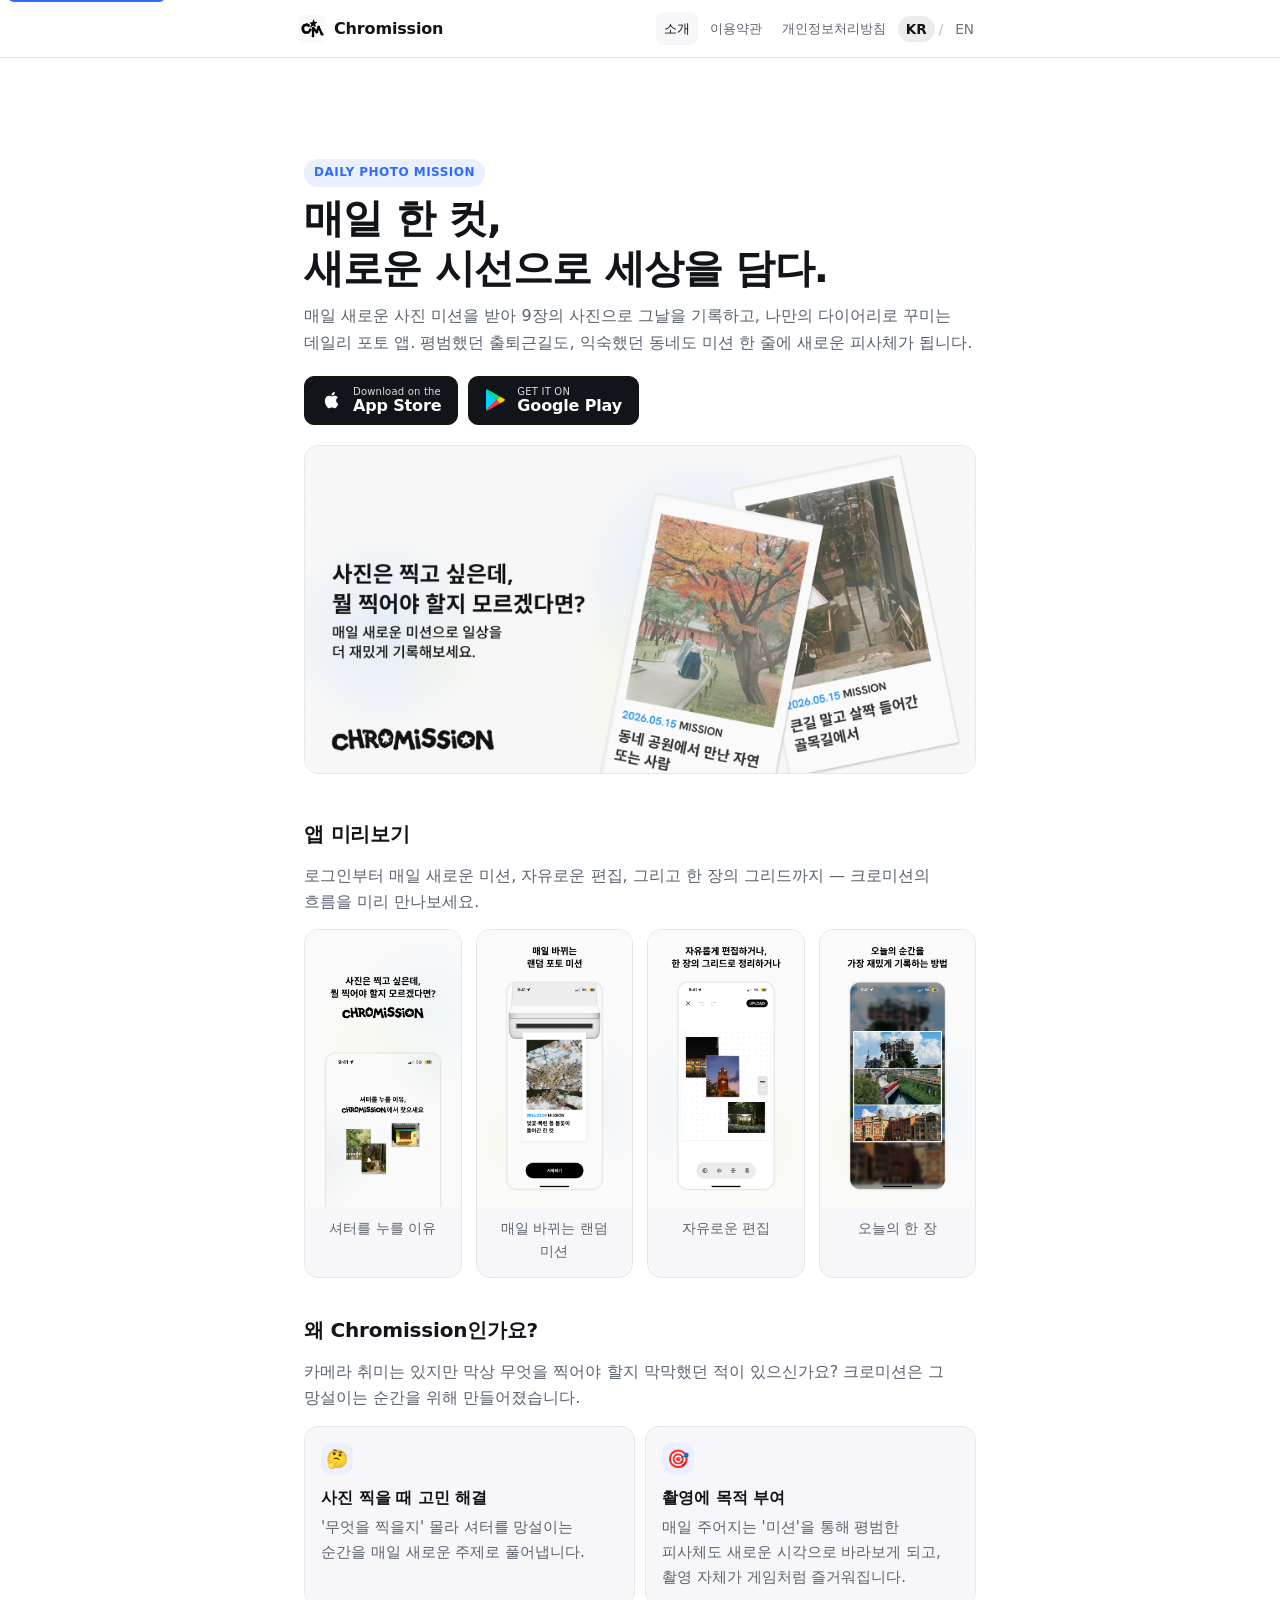
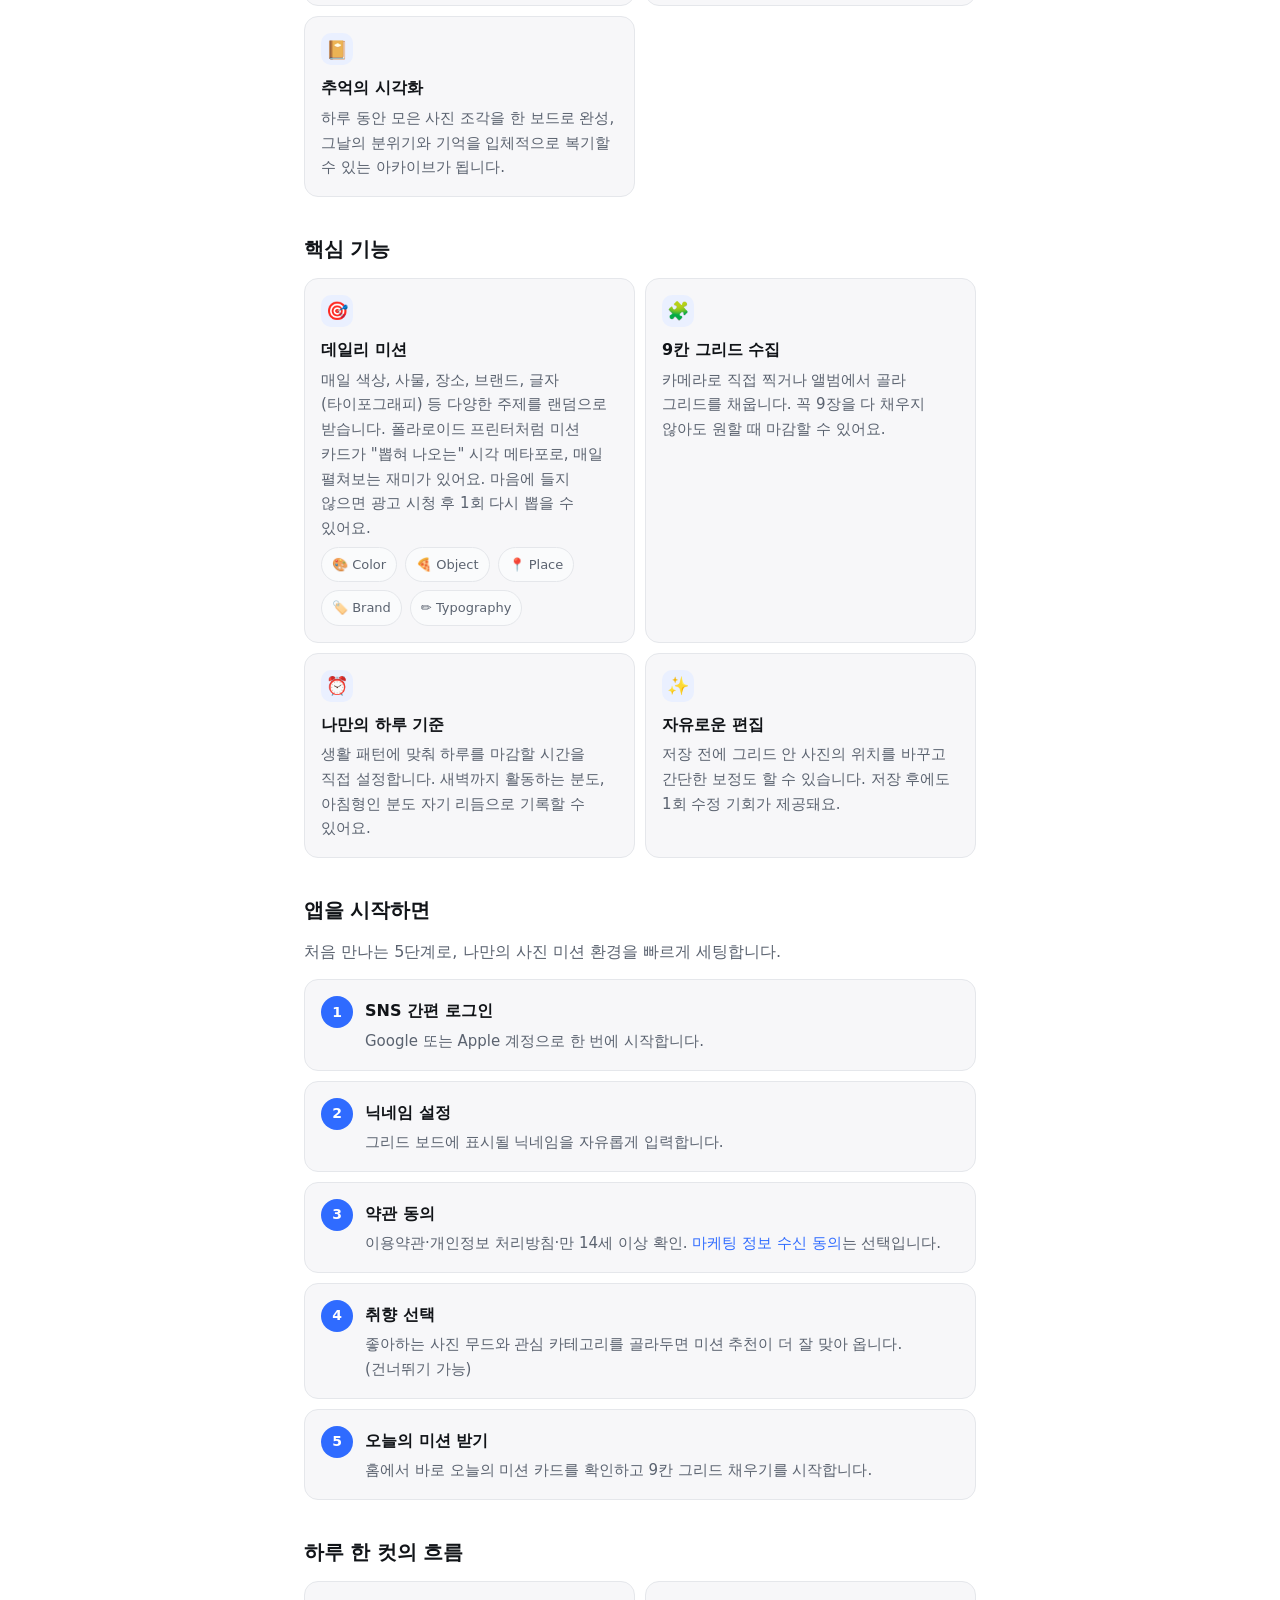
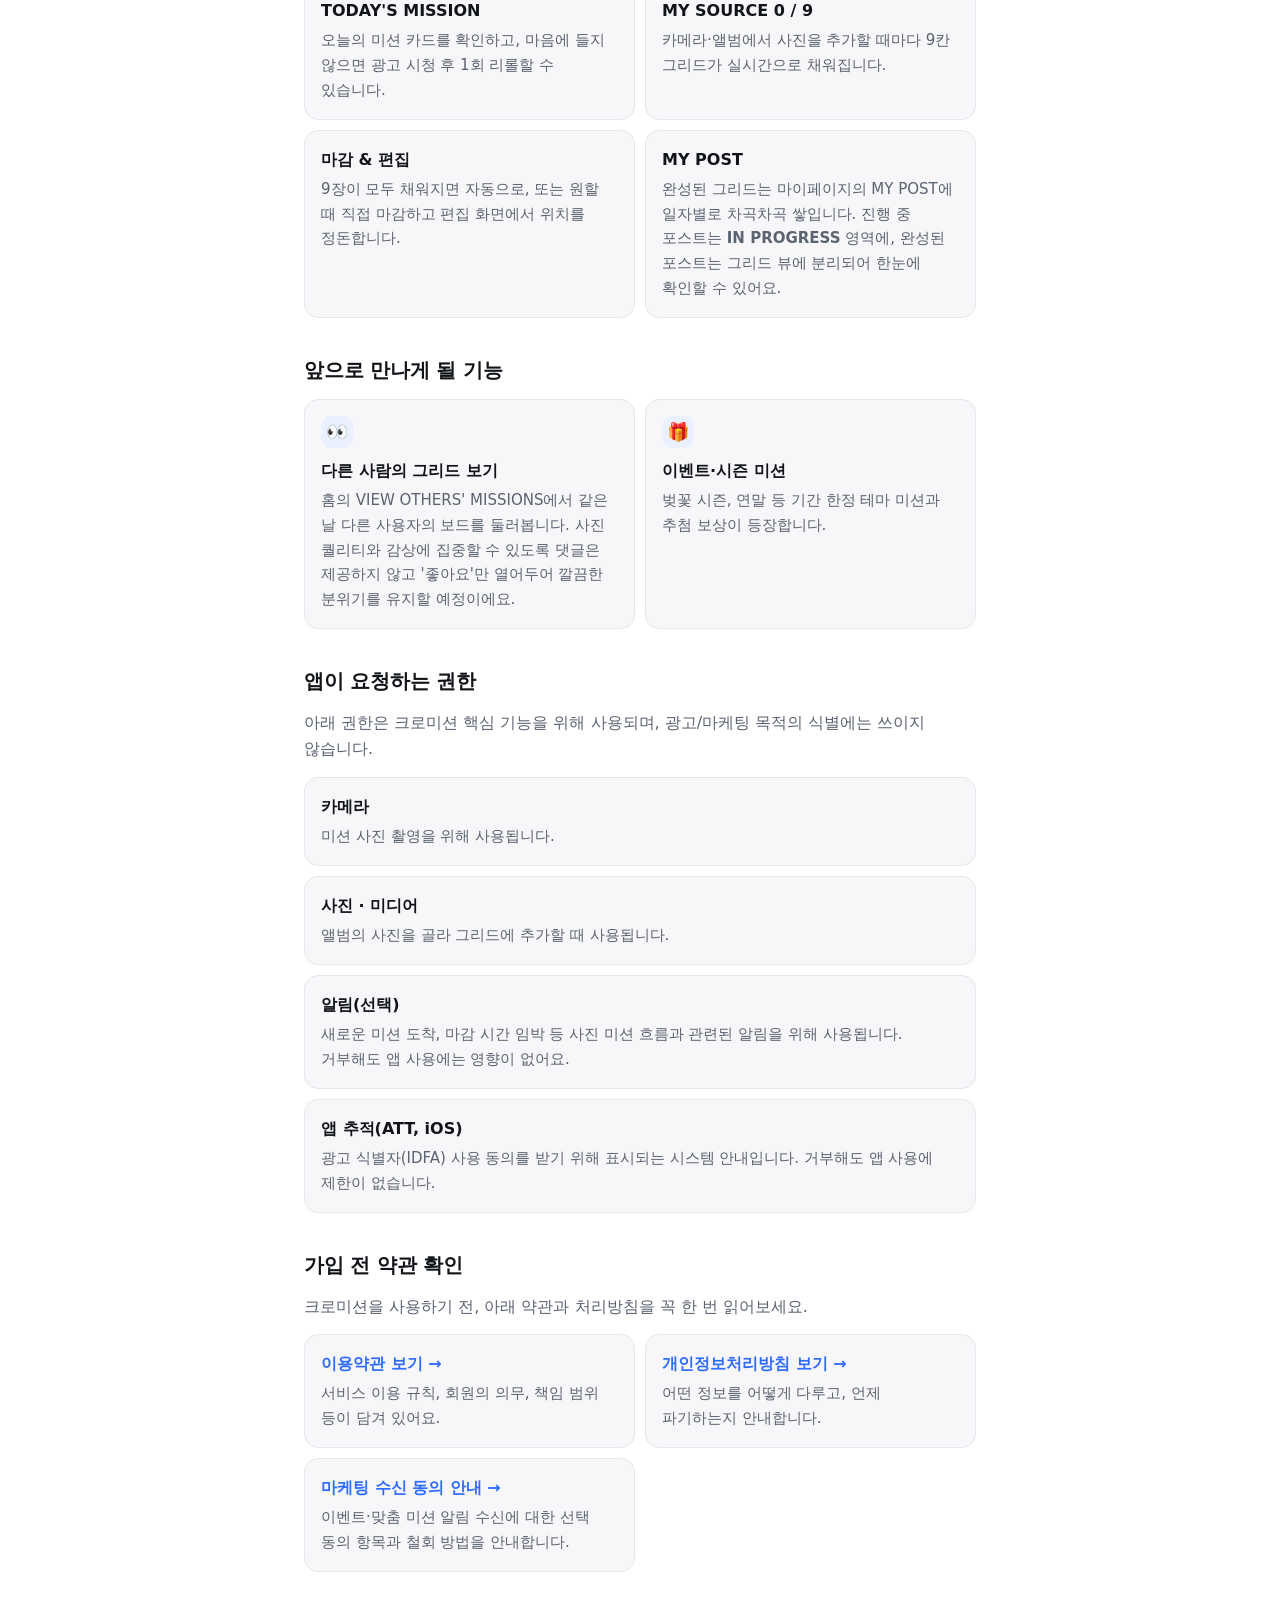
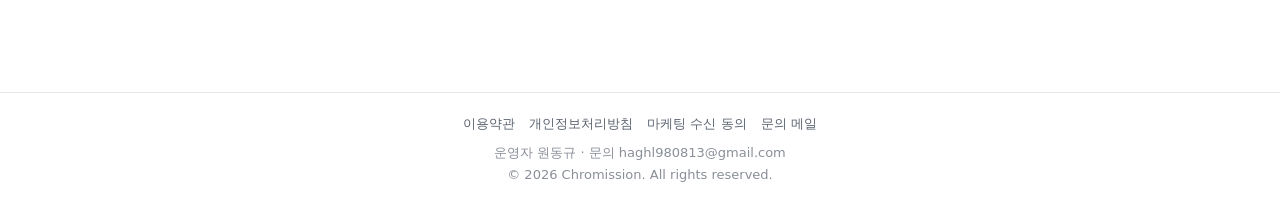
<file: index.html>
<!doctype html>
<html lang="ko">
  <head>
    <meta charset="utf-8" />
    <meta
      name="viewport"
      content="width=device-width, initial-scale=1, viewport-fit=cover"
    />
    <meta
      name="theme-color"
      content="#ffffff"
      media="(prefers-color-scheme: light)"
    />
    <meta
      name="theme-color"
      content="#0e1014"
      media="(prefers-color-scheme: dark)"
    />
    <title>Chromission · 매일 한 컷, 새로운 시선</title>
    <meta
      name="description"
      content="매일 새로운 사진 미션을 받아 9장의 사진으로 그날을 기록하고, 나만의 다이어리로 꾸미는 데일리 포토 앱 Chromission(크로미션). 색상·사물·장소·브랜드·타이포그래피 다섯 카테고리, 폴라로이드 프린터처럼 뽑혀 나오는 미션 카드."
    />
    <link rel="canonical" href="https://chromission.com/" />
    <link rel="alternate" hreflang="ko" href="https://chromission.com/" />
    <link rel="alternate" hreflang="en" href="https://chromission.com/en/" />
    <link rel="alternate" hreflang="x-default" href="https://chromission.com/en/" />
    <meta name="robots" content="index, follow" />
    <link rel="icon" type="image/png" sizes="32x32" href="/favicon-32.png?v=2026-05-24" />
    <link rel="icon" type="image/png" sizes="16x16" href="/favicon-16.png?v=2026-05-24" />
    <link rel="apple-touch-icon" sizes="180x180" href="/apple-touch-icon.png?v=2026-05-24" />
    <meta property="og:type" content="website" />
    <meta property="og:site_name" content="Chromission" />
    <meta property="og:title" content="Chromission · 매일 한 컷, 새로운 시선" />
    <meta
      property="og:description"
      content="매일 새로운 사진 미션을 받아 9장의 사진으로 그날을 기록하고, 나만의 다이어리로 꾸미는 데일리 포토 앱."
    />
    <meta property="og:url" content="https://chromission.com/" />
    <meta property="og:image" content="https://chromission.com/og-image.png" />
    <meta property="og:locale" content="ko_KR" />
    <meta property="og:locale:alternate" content="en_US" />
    <meta name="twitter:card" content="summary_large_image" />
    <meta
      name="twitter:title"
      content="Chromission · 매일 한 컷, 새로운 시선"
    />
    <meta
      name="twitter:description"
      content="매일 새로운 사진 미션을 받아 9장의 사진으로 그날을 기록하고, 나만의 다이어리로 꾸미는 데일리 포토 앱."
    />
    <meta name="twitter:image" content="https://chromission.com/og-image.png" />
    <link rel="stylesheet" href="styles.css" />
    <script type="application/ld+json">
{
  "@context": "https://schema.org",
  "@graph": [
    {
      "@type": "WebSite",
      "@id": "https://chromission.com/#website",
      "url": "https://chromission.com/",
      "name": "Chromission",
      "alternateName": ["크로미션", "데일리 포토 미션 앱", "사진 미션 앱"],
      "inLanguage": ["ko", "en"],
      "publisher": { "@id": "https://chromission.com/#org" }
    },
    {
      "@type": "Organization",
      "@id": "https://chromission.com/#org",
      "name": "Chromission",
      "url": "https://chromission.com/",
      "logo": "https://chromission.com/logo.png",
      "founder": { "@type": "Person", "name": "원동규" },
      "foundingDate": "2026-06-04",
      "contactPoint": {
        "@type": "ContactPoint",
        "contactType": "customer support",
        "email": "haghl980813@gmail.com",
        "availableLanguage": ["ko", "en"]
      },
      "sameAs": [
        "https://apps.apple.com/app/id6758727566",
        "https://play.google.com/store/apps/details?id=com.photo.chromission"
      ]
    },
    {
      "@type": "MobileApplication",
      "@id": "https://chromission.com/#app",
      "name": "Chromission",
      "alternateName": "크로미션",
      "description": "매일 새로운 사진 미션을 받아 9장의 사진으로 그날을 기록하고, 나만의 다이어리로 꾸미는 데일리 포토 앱.",
      "applicationCategory": "LifestyleApplication",
      "operatingSystem": "iOS, Android",
      "inLanguage": ["ko", "en"],
      "publisher": { "@id": "https://chromission.com/#org" },
      "downloadUrl": [
        "https://apps.apple.com/app/id6758727566",
        "https://play.google.com/store/apps/details?id=com.photo.chromission"
      ],
      "installUrl": [
        "https://apps.apple.com/app/id6758727566",
        "https://play.google.com/store/apps/details?id=com.photo.chromission"
      ],
      "offers": { "@type": "Offer", "price": "0", "priceCurrency": "USD" },
      "featureList": [
        "매일 색상·사물·장소·브랜드·타이포그래피 다섯 카테고리에서 무작위로 주어지는 데일리 사진 미션",
        "폴라로이드 프린터처럼 뽑혀 나오는 미션 카드, 광고 시청 후 1일 1회 리롤",
        "카메라 또는 앨범에서 골라 9칸 그리드 채우기",
        "생활 패턴에 맞춘 하루 마감 시간 직접 설정",
        "저장 전 사진 위치 변경·간단 보정, 저장 후 1회 수정",
        "완성된 그리드를 일자별로 모아 보는 MY POST 아카이브"
      ]
    }
  ]
}
    </script>
  </head>
  <body>
    <a class="skip-link" href="#main">본문으로 건너뛰기</a>

    <header class="site-header" role="banner">
      <div class="inner">
        <a class="brand" href="index.html" aria-label="Chromission 홈">
          <span class="brand-mark" aria-hidden="true"></span>
          <span>Chromission</span>
        </a>
        <nav class="site-nav" aria-label="주요 메뉴">
          <a href="index.html" aria-current="page">소개</a>
          <a href="terms.html">이용약관</a>
          <a href="privacy.html">개인정보처리방침</a>
          <span class="lang-toggle" role="group" aria-label="언어 선택">
            <a href="/" aria-current="true">KR</a>
            <span class="sep" aria-hidden="true">/</span>
            <a href="/en/">EN</a>
          </span>
        </nav>
      </div>
    </header>

    <main id="main" class="container">
      <section class="hero" aria-labelledby="hero-title">
        <span class="eyebrow">Daily Photo Mission</span>
        <h1 id="hero-title">매일 한 컷,<br />새로운 시선으로 세상을 담다.</h1>
        <p class="lead">
          매일 새로운 사진 미션을 받아 9장의 사진으로 그날을 기록하고, 나만의
          다이어리로 꾸미는 데일리 포토 앱. 평범했던 출퇴근길도, 익숙했던 동네도
          미션 한 줄에 새로운 피사체가 됩니다.
        </p>

        <div class="store-badges" aria-label="앱 다운로드">
          <a
            class="store-badge"
            href="https://apps.apple.com/app/id6758727566"
            target="_blank"
            rel="noopener"
            aria-label="App Store에서 Chromission 다운로드"
          >
            <span class="store-badge-icon" aria-hidden="true"></span>
            <span class="store-badge-text">
              <small>Download on the</small>
              <strong>App Store</strong>
            </span>
          </a>
          <a
            class="store-badge"
            href="https://play.google.com/store/apps/details?id=com.photo.chromission"
            target="_blank"
            rel="noopener"
            aria-label="Google Play에서 Chromission 다운로드"
          >
            <span class="store-badge-icon" aria-hidden="true"></span>
            <span class="store-badge-text">
              <small>GET IT ON</small>
              <strong>Google Play</strong>
            </span>
          </a>
        </div>

        <div class="hero-graphic">
          <img
            src="/hero-graphic.png"
            alt="Chromission · 사진은 찍고 싶은데, 뭘 찍어야 할지 모르겠다면? 매일 새로운 미션으로 일상을 더 재밌게 기록해보세요."
            loading="eager"
          />
        </div>
      </section>

      <section aria-labelledby="screens-title">
        <h2 id="screens-title">앱 미리보기</h2>
        <p>
          로그인부터 매일 새로운 미션, 자유로운 편집, 그리고 한 장의 그리드까지
          — 크로미션의 흐름을 미리 만나보세요.
        </p>
        <ul class="screenshot-gallery" aria-label="앱 스크린샷">
          <li class="screenshot-card">
            <img
              src="/screen-01-intro.png"
              alt="셔터를 누를 이유, Chromission에서 찾으세요"
              loading="lazy"
            />
            <div class="screenshot-caption">셔터를 누를 이유</div>
          </li>
          <li class="screenshot-card">
            <img
              src="/screen-02-mission.png"
              alt="매일 바뀌는 랜덤 포토 미션 - 폴라로이드 프린터처럼 뽑혀나오는 미션 카드"
              loading="lazy"
            />
            <div class="screenshot-caption">매일 바뀌는 랜덤 미션</div>
          </li>
          <li class="screenshot-card">
            <img
              src="/screen-03-edit.png"
              alt="자유롭게 편집하거나, 한 장의 그리드로 정리하거나"
              loading="lazy"
            />
            <div class="screenshot-caption">자유로운 편집</div>
          </li>
          <li class="screenshot-card">
            <img
              src="/screen-04-grid.png"
              alt="오늘의 순간을 가장 재밌게 기록하는 방법 - 완성된 9칸 그리드"
              loading="lazy"
            />
            <div class="screenshot-caption">오늘의 한 장</div>
          </li>
        </ul>
      </section>

      <section aria-labelledby="why-title">
        <h2 id="why-title">왜 Chromission인가요?</h2>
        <p>
          카메라 취미는 있지만 막상 무엇을 찍어야 할지 막막했던 적이 있으신가요?
          크로미션은 그 망설이는 순간을 위해 만들어졌습니다.
        </p>
        <ul class="feature-list">
          <li class="feature-card">
            <span class="feature-icon" aria-hidden="true">🤔</span>
            <h3>사진 찍을 때 고민 해결</h3>
            <p>
              '무엇을 찍을지' 몰라 셔터를 망설이는 순간을 매일 새로운 주제로
              풀어냅니다.
            </p>
          </li>
          <li class="feature-card">
            <span class="feature-icon" aria-hidden="true">🎯</span>
            <h3>촬영에 목적 부여</h3>
            <p>
              매일 주어지는 '미션'을 통해 평범한 피사체도 새로운 시각으로
              바라보게 되고, 촬영 자체가 게임처럼 즐거워집니다.
            </p>
          </li>
          <li class="feature-card">
            <span class="feature-icon" aria-hidden="true">📔</span>
            <h3>추억의 시각화</h3>
            <p>
              하루 동안 모은 사진 조각을 한 보드로 완성, 그날의 분위기와 기억을
              입체적으로 복기할 수 있는 아카이브가 됩니다.
            </p>
          </li>
        </ul>
      </section>

      <section aria-labelledby="features-title">
        <h2 id="features-title">핵심 기능</h2>
        <ul class="feature-list">
          <li class="feature-card">
            <span class="feature-icon" aria-hidden="true">🎯</span>
            <h3>데일리 미션</h3>
            <p>
              매일 색상, 사물, 장소, 브랜드, 글자(타이포그래피) 등 다양한 주제를
              랜덤으로 받습니다. 폴라로이드 프린터처럼 미션 카드가 "뽑혀 나오는"
              시각 메타포로, 매일 펼쳐보는 재미가 있어요. 마음에 들지 않으면
              광고 시청 후 1회 다시 뽑을 수 있어요.
            </p>
            <div class="mission-tags" aria-label="미션 카테고리 예시">
              <span class="tag">🎨 Color</span>
              <span class="tag">🍕 Object</span>
              <span class="tag">📍 Place</span>
              <span class="tag">🏷️ Brand</span>
              <span class="tag">✏️ Typography</span>
            </div>
          </li>
          <li class="feature-card">
            <span class="feature-icon" aria-hidden="true">🧩</span>
            <h3>9칸 그리드 수집</h3>
            <p>
              카메라로 직접 찍거나 앨범에서 골라 그리드를 채웁니다. 꼭 9장을 다
              채우지 않아도 원할 때 마감할 수 있어요.
            </p>
          </li>
          <li class="feature-card">
            <span class="feature-icon" aria-hidden="true">⏰</span>
            <h3>나만의 하루 기준</h3>
            <p>
              생활 패턴에 맞춰 하루를 마감할 시간을 직접 설정합니다. 새벽까지
              활동하는 분도, 아침형인 분도 자기 리듬으로 기록할 수 있어요.
            </p>
          </li>
          <li class="feature-card">
            <span class="feature-icon" aria-hidden="true">✨</span>
            <h3>자유로운 편집</h3>
            <p>
              저장 전에 그리드 안 사진의 위치를 바꾸고 간단한 보정도 할 수
              있습니다. 저장 후에도 1회 수정 기회가 제공돼요.
            </p>
          </li>
        </ul>
      </section>

      <section aria-labelledby="onboarding-title">
        <h2 id="onboarding-title">앱을 시작하면</h2>
        <p>처음 만나는 5단계로, 나만의 사진 미션 환경을 빠르게 세팅합니다.</p>
        <ol class="step-list">
          <li class="step">
            <span class="step-num" aria-hidden="true">1</span>
            <div>
              <h3>SNS 간편 로그인</h3>
              <p>Google 또는 Apple 계정으로 한 번에 시작합니다.</p>
            </div>
          </li>
          <li class="step">
            <span class="step-num" aria-hidden="true">2</span>
            <div>
              <h3>닉네임 설정</h3>
              <p>그리드 보드에 표시될 닉네임을 자유롭게 입력합니다.</p>
            </div>
          </li>
          <li class="step">
            <span class="step-num" aria-hidden="true">3</span>
            <div>
              <h3>약관 동의</h3>
              <p>
                이용약관·개인정보 처리방침·만 14세 이상 확인.
                <a href="marketing-consent.html">마케팅 정보 수신 동의</a>는
                선택입니다.
              </p>
            </div>
          </li>
          <li class="step">
            <span class="step-num" aria-hidden="true">4</span>
            <div>
              <h3>취향 선택</h3>
              <p>
                좋아하는 사진 무드와 관심 카테고리를 골라두면 미션 추천이 더 잘
                맞아 옵니다. (건너뛰기 가능)
              </p>
            </div>
          </li>
          <li class="step">
            <span class="step-num" aria-hidden="true">5</span>
            <div>
              <h3>오늘의 미션 받기</h3>
              <p>
                홈에서 바로 오늘의 미션 카드를 확인하고 9칸 그리드 채우기를
                시작합니다.
              </p>
            </div>
          </li>
        </ol>
      </section>

      <section aria-labelledby="flow-title">
        <h2 id="flow-title">하루 한 컷의 흐름</h2>
        <ul class="feature-list">
          <li class="feature-card">
            <h3>TODAY'S MISSION</h3>
            <p>
              오늘의 미션 카드를 확인하고, 마음에 들지 않으면 광고 시청 후 1회
              리롤할 수 있습니다.
            </p>
          </li>
          <li class="feature-card">
            <h3>MY SOURCE 0 / 9</h3>
            <p>
              카메라·앨범에서 사진을 추가할 때마다 9칸 그리드가 실시간으로
              채워집니다.
            </p>
          </li>
          <li class="feature-card">
            <h3>마감 &amp; 편집</h3>
            <p>
              9장이 모두 채워지면 자동으로, 또는 원할 때 직접 마감하고 편집
              화면에서 위치를 정돈합니다.
            </p>
          </li>
          <li class="feature-card">
            <h3>MY POST</h3>
            <p>
              완성된 그리드는 마이페이지의 MY POST에 일자별로 차곡차곡 쌓입니다.
              진행 중 포스트는 <strong>IN PROGRESS</strong> 영역에, 완성된
              포스트는 그리드 뷰에 분리되어 한눈에 확인할 수 있어요.
            </p>
          </li>
        </ul>
      </section>

      <section aria-labelledby="roadmap-title">
        <h2 id="roadmap-title">앞으로 만나게 될 기능</h2>
        <ul class="feature-list">
          <li class="feature-card">
            <span class="feature-icon" aria-hidden="true">👀</span>
            <h3>다른 사람의 그리드 보기</h3>
            <p>
              홈의 VIEW OTHERS' MISSIONS에서 같은 날 다른 사용자의 보드를
              둘러봅니다. 사진 퀄리티와 감상에 집중할 수 있도록 댓글은 제공하지
              않고 '좋아요'만 열어두어 깔끔한 분위기를 유지할 예정이에요.
            </p>
          </li>
          <li class="feature-card">
            <span class="feature-icon" aria-hidden="true">🎁</span>
            <h3>이벤트·시즌 미션</h3>
            <p>
              벚꽃 시즌, 연말 등 기간 한정 테마 미션과 추첨 보상이 등장합니다.
            </p>
          </li>
          <!-- <li class="feature-card">
            <span class="feature-icon" aria-hidden="true">🤝</span>
            <h3>브랜드 / 지자체 미션</h3>
            <p>
              카메라 브랜드·지자체와 협업한 미션, 신제품 런칭 프로모션, 지역
              관광 홍보 등을 미션으로 만나볼 수 있어요. 광고 미션은 약관에 따라
              명확히 표시됩니다.
            </p>
          </li> -->
        </ul>
      </section>

      <section aria-labelledby="permissions-title">
        <h2 id="permissions-title">앱이 요청하는 권한</h2>
        <p>
          아래 권한은 크로미션 핵심 기능을 위해 사용되며, 광고/마케팅 목적의
          식별에는 쓰이지 않습니다.
        </p>
        <ul class="feature-list" style="grid-template-columns: 1fr">
          <li class="feature-card">
            <h3>카메라</h3>
            <p>미션 사진 촬영을 위해 사용됩니다.</p>
          </li>
          <li class="feature-card">
            <h3>사진 · 미디어</h3>
            <p>앨범의 사진을 골라 그리드에 추가할 때 사용됩니다.</p>
          </li>
          <li class="feature-card">
            <h3>알림(선택)</h3>
            <p>
              새로운 미션 도착, 마감 시간 임박 등 사진 미션 흐름과 관련된 알림을
              위해 사용됩니다. 거부해도 앱 사용에는 영향이 없어요.
            </p>
          </li>
          <li class="feature-card">
            <h3>앱 추적(ATT, iOS)</h3>
            <p>
              광고 식별자(IDFA) 사용 동의를 받기 위해 표시되는 시스템
              안내입니다. 거부해도 앱 사용에 제한이 없습니다.
            </p>
          </li>
        </ul>
      </section>

      <section aria-labelledby="agreement-title">
        <h2 id="agreement-title">가입 전 약관 확인</h2>
        <p>
          크로미션을 사용하기 전, 아래 약관과 처리방침을 꼭 한 번 읽어보세요.
        </p>
        <ul
          class="feature-list"
          style="grid-template-columns: 1fr 1fr; gap: 10px"
        >
          <li class="feature-card">
            <h3><a href="terms.html">이용약관 보기 →</a></h3>
            <p>서비스 이용 규칙, 회원의 의무, 책임 범위 등이 담겨 있어요.</p>
          </li>
          <li class="feature-card">
            <h3><a href="privacy.html">개인정보처리방침 보기 →</a></h3>
            <p>어떤 정보를 어떻게 다루고, 언제 파기하는지 안내합니다.</p>
          </li>
          <li class="feature-card">
            <h3>
              <a href="marketing-consent.html">마케팅 수신 동의 안내 →</a>
            </h3>
            <p>
              이벤트·맞춤 미션 알림 수신에 대한 선택 동의 항목과 철회 방법을
              안내합니다.
            </p>
          </li>
        </ul>
      </section>
    </main>

    <footer class="site-footer" role="contentinfo">
      <div class="links">
        <a href="terms.html">이용약관</a>
        <a href="privacy.html">개인정보처리방침</a>
        <a href="marketing-consent.html">마케팅 수신 동의</a>
        <a href="mailto:haghl980813@gmail.com">문의 메일</a>
      </div>
      <div>운영자 원동규 · 문의 haghl980813@gmail.com</div>
      <div>© <span id="year">2026</span> Chromission. All rights reserved.</div>
    </footer>

    <script>
      document.getElementById("year").textContent = new Date().getFullYear();
    </script>
  </body>
</html>
</file>
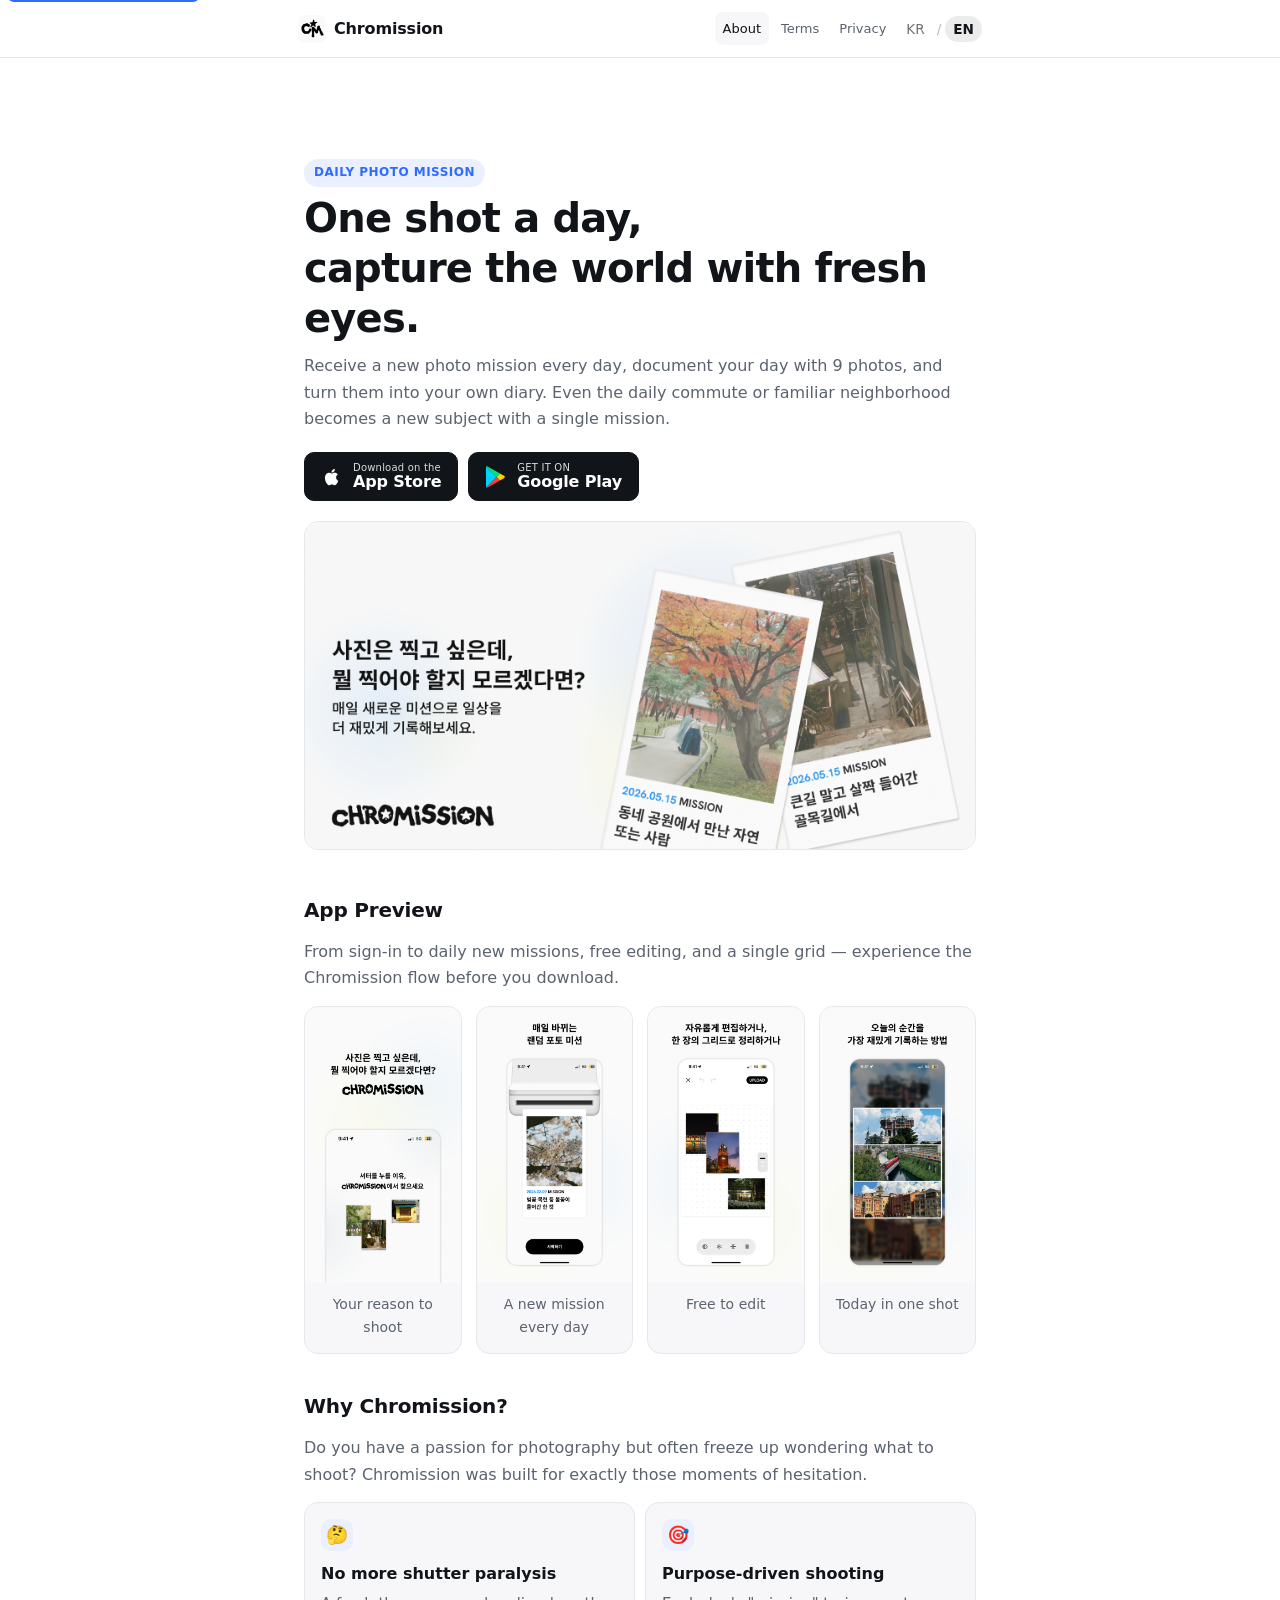
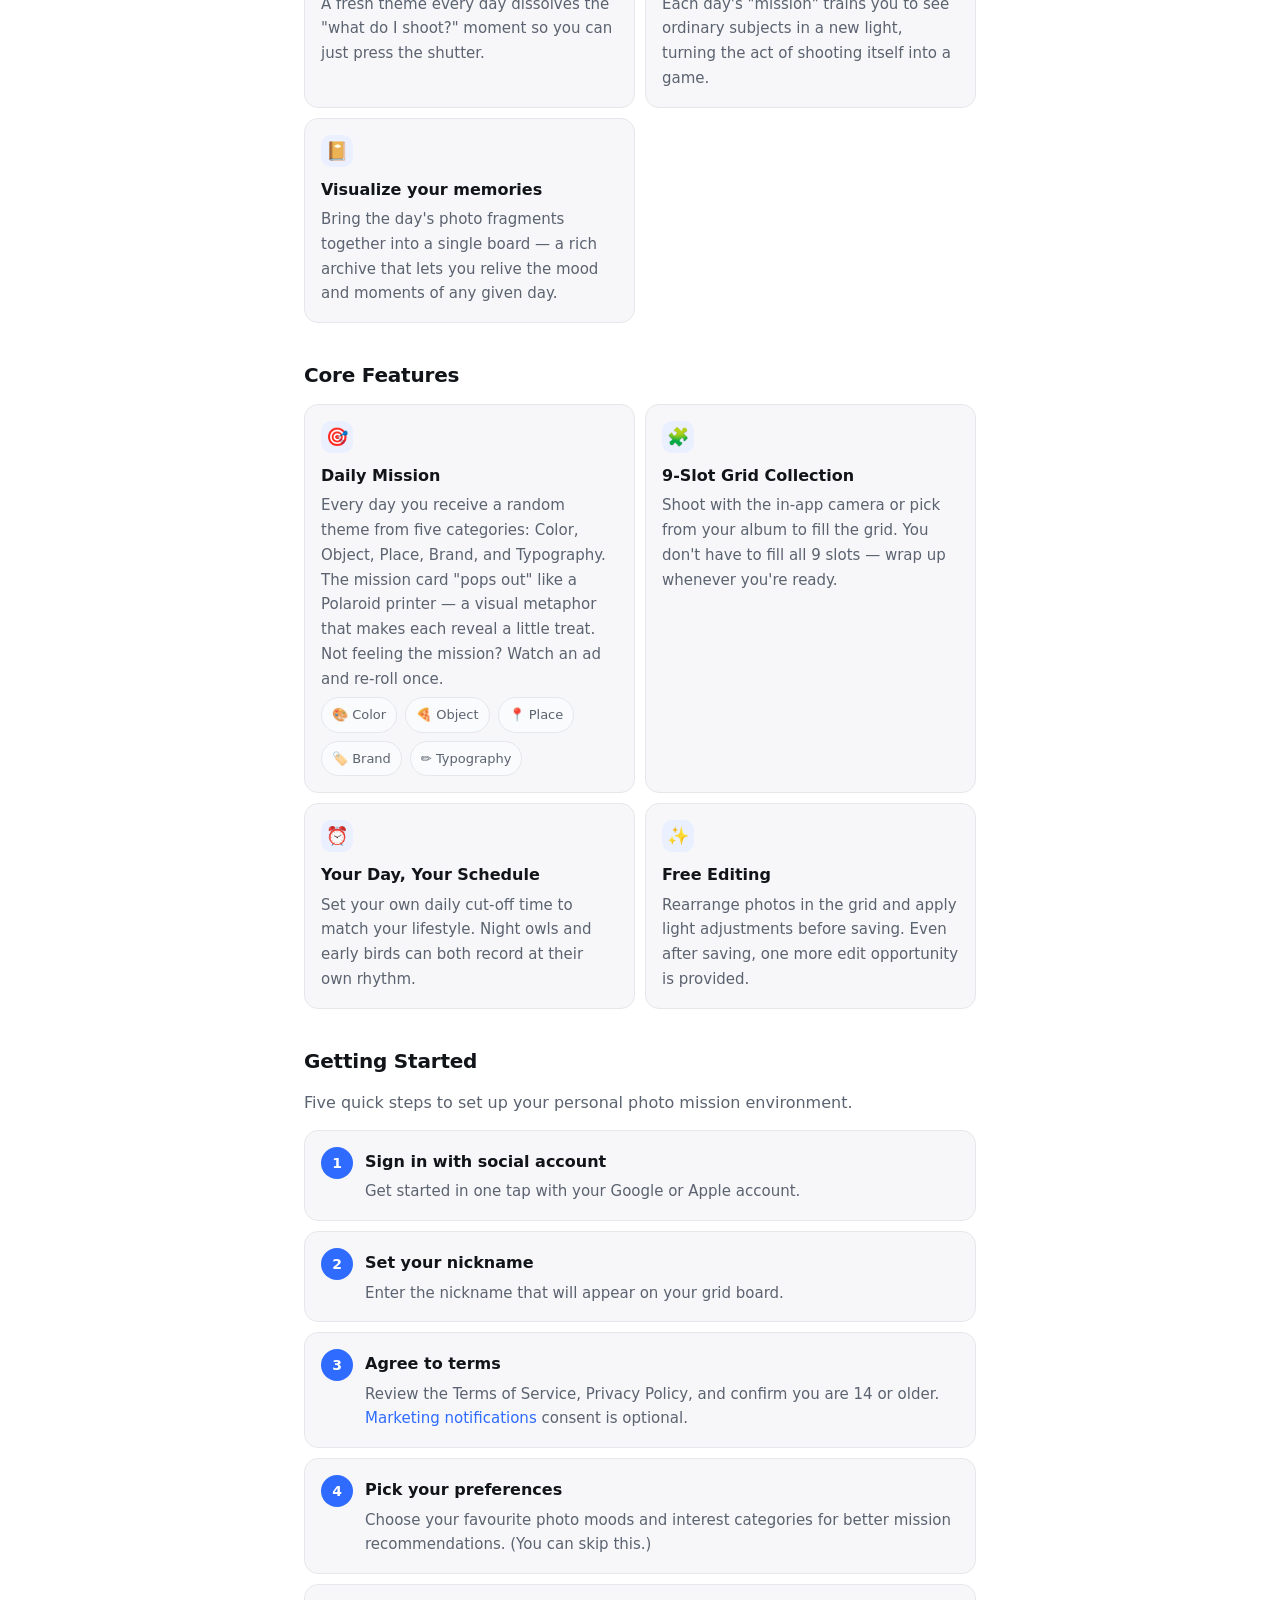
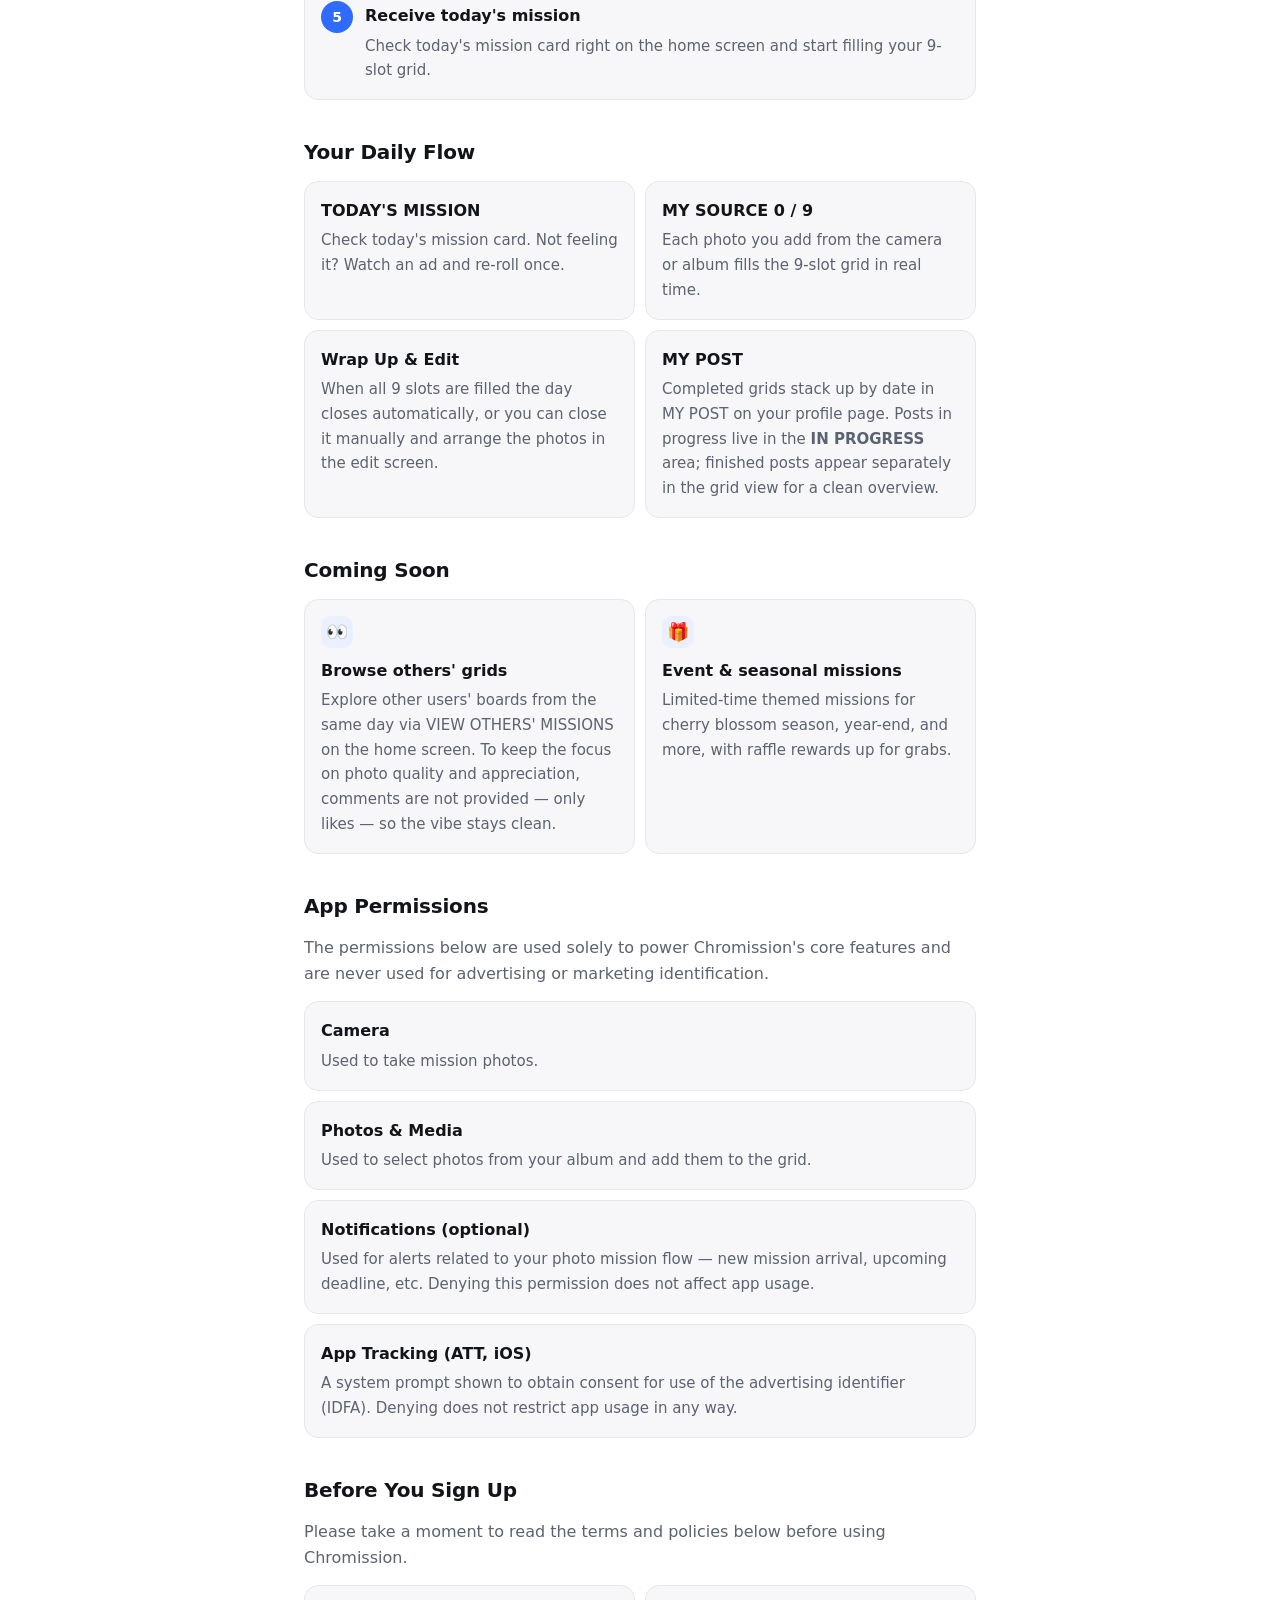
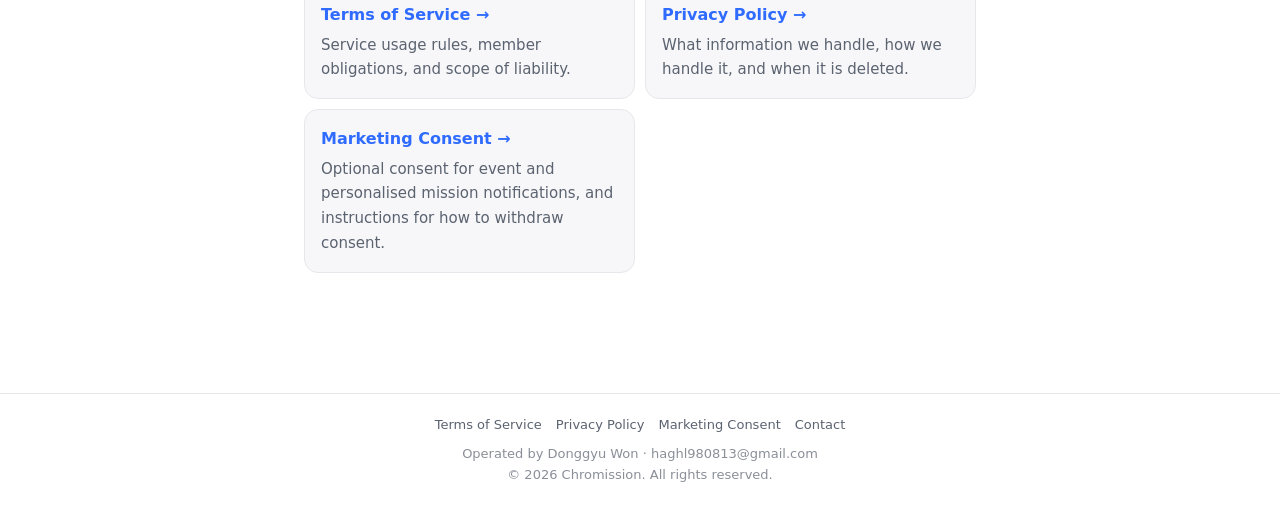
<file: en/index.html>
<!doctype html>
<html lang="en">
  <head>
    <meta charset="utf-8" />
    <meta
      name="viewport"
      content="width=device-width, initial-scale=1, viewport-fit=cover"
    />
    <meta
      name="theme-color"
      content="#ffffff"
      media="(prefers-color-scheme: light)"
    />
    <meta
      name="theme-color"
      content="#0e1014"
      media="(prefers-color-scheme: dark)"
    />
    <title>Chromission · One shot a day, a fresh perspective</title>
    <meta
      name="description"
      content="Receive a new photo mission every day, document your day in 9 shots, and craft it into your own diary. Chromission — the daily photo app with five categories: Color, Object, Place, Brand, and Typography. Mission cards that pop out like a Polaroid printer."
    />
    <link rel="canonical" href="https://chromission.com/en/" />
    <link rel="alternate" hreflang="ko" href="https://chromission.com/" />
    <link rel="alternate" hreflang="en" href="https://chromission.com/en/" />
    <link rel="alternate" hreflang="x-default" href="https://chromission.com/en/" />
    <meta name="robots" content="index, follow" />
    <link rel="icon" type="image/png" sizes="32x32" href="/favicon-32.png?v=2026-05-24" />
    <link rel="icon" type="image/png" sizes="16x16" href="/favicon-16.png?v=2026-05-24" />
    <link rel="apple-touch-icon" sizes="180x180" href="/apple-touch-icon.png?v=2026-05-24" />
    <meta property="og:type" content="website" />
    <meta property="og:site_name" content="Chromission" />
    <meta property="og:title" content="Chromission · One shot a day, a fresh perspective" />
    <meta
      property="og:description"
      content="Receive a new photo mission every day, document your day in 9 shots, and craft it into your own diary — the daily photo app."
    />
    <meta property="og:url" content="https://chromission.com/en/" />
    <meta property="og:image" content="https://chromission.com/og-image.png" />
    <meta property="og:locale" content="en_US" />
    <meta property="og:locale:alternate" content="ko_KR" />
    <meta name="twitter:card" content="summary_large_image" />
    <meta
      name="twitter:title"
      content="Chromission · One shot a day, a fresh perspective"
    />
    <meta
      name="twitter:description"
      content="Receive a new photo mission every day, document your day in 9 shots, and craft it into your own diary — the daily photo app."
    />
    <meta name="twitter:image" content="https://chromission.com/og-image.png" />
    <link rel="stylesheet" href="/styles.css" />
    <script type="application/ld+json">
{
  "@context": "https://schema.org",
  "@graph": [
    {
      "@type": "WebSite",
      "@id": "https://chromission.com/#website",
      "url": "https://chromission.com/",
      "name": "Chromission",
      "alternateName": ["Daily Photo Mission App", "Photo Challenge App", "크로미션"],
      "inLanguage": ["ko", "en"],
      "publisher": { "@id": "https://chromission.com/#org" }
    },
    {
      "@type": "Organization",
      "@id": "https://chromission.com/#org",
      "name": "Chromission",
      "url": "https://chromission.com/",
      "logo": "https://chromission.com/logo.png",
      "founder": { "@type": "Person", "name": "원동규" },
      "foundingDate": "2026-06-04",
      "contactPoint": {
        "@type": "ContactPoint",
        "contactType": "customer support",
        "email": "haghl980813@gmail.com",
        "availableLanguage": ["ko", "en"]
      },
      "sameAs": [
        "https://apps.apple.com/app/id6758727566",
        "https://play.google.com/store/apps/details?id=com.photo.chromission"
      ]
    },
    {
      "@type": "MobileApplication",
      "@id": "https://chromission.com/#app",
      "name": "Chromission",
      "description": "A daily photo-mission app: get a new shooting mission each day, capture up to nine photos, and assemble them into your own 9-cell grid diary.",
      "applicationCategory": "LifestyleApplication",
      "operatingSystem": "iOS, Android",
      "inLanguage": ["ko", "en"],
      "publisher": { "@id": "https://chromission.com/#org" },
      "downloadUrl": [
        "https://apps.apple.com/app/id6758727566",
        "https://play.google.com/store/apps/details?id=com.photo.chromission"
      ],
      "installUrl": [
        "https://apps.apple.com/app/id6758727566",
        "https://play.google.com/store/apps/details?id=com.photo.chromission"
      ],
      "offers": { "@type": "Offer", "price": "0", "priceCurrency": "USD" },
      "featureList": [
        "Daily photo missions drawn at random across five categories — color, object, place, brand, and typography",
        "Mission cards that print out like a Polaroid; one ad-supported re-roll per day",
        "Fill a 9-cell grid with photos shot on camera or picked from your album",
        "Set your own daily cutoff time to match your routine",
        "Rearrange and lightly edit photos before saving, with one edit allowed after saving",
        "A dated MY POST archive that collects your finished grids"
      ]
    }
  ]
}
    </script>
  </head>
  <body>
    <a class="skip-link" href="#main">Skip to main content</a>

    <header class="site-header" role="banner">
      <div class="inner">
        <a class="brand" href="/en/index.html" aria-label="Chromission home">
          <span class="brand-mark" aria-hidden="true"></span>
          <span>Chromission</span>
        </a>
        <nav class="site-nav" aria-label="Main menu">
          <a href="/en/index.html" aria-current="page">About</a>
          <a href="/en/terms.html">Terms</a>
          <a href="/en/privacy.html">Privacy</a>
          <span class="lang-toggle" role="group" aria-label="Language">
            <a href="/">KR</a>
            <span class="sep" aria-hidden="true">/</span>
            <a href="/en/" aria-current="true">EN</a>
          </span>
        </nav>
      </div>
    </header>

    <main id="main" class="container">
      <section class="hero" aria-labelledby="hero-title">
        <span class="eyebrow">Daily Photo Mission</span>
        <h1 id="hero-title">One shot a day,<br />capture the world with fresh eyes.</h1>
        <p class="lead">
          Receive a new photo mission every day, document your day with 9
          photos, and turn them into your own diary. Even the daily commute
          or familiar neighborhood becomes a new subject with a single mission.
        </p>

        <div class="store-badges" aria-label="Download the app">
          <a
            class="store-badge"
            href="https://apps.apple.com/app/id6758727566"
            target="_blank"
            rel="noopener"
            aria-label="Download Chromission on the App Store"
          >
            <span class="store-badge-icon" aria-hidden="true"></span>
            <span class="store-badge-text">
              <small>Download on the</small>
              <strong>App Store</strong>
            </span>
          </a>
          <a
            class="store-badge"
            href="https://play.google.com/store/apps/details?id=com.photo.chromission"
            target="_blank"
            rel="noopener"
            aria-label="Get Chromission on Google Play"
          >
            <span class="store-badge-icon" aria-hidden="true"></span>
            <span class="store-badge-text">
              <small>GET IT ON</small>
              <strong>Google Play</strong>
            </span>
          </a>
        </div>

        <div class="hero-graphic">
          <!-- TODO: replace with EN screenshots -->
          <img
            src="/hero-graphic.png"
            alt="Chromission · Not sure what to shoot? Discover a new mission every day and make your everyday life more interesting."
            loading="eager"
          />
        </div>
      </section>

      <section aria-labelledby="screens-title">
        <h2 id="screens-title">App Preview</h2>
        <p>
          From sign-in to daily new missions, free editing, and a single grid
          — experience the Chromission flow before you download.
        </p>
        <ul class="screenshot-gallery" aria-label="App screenshots">
          <li class="screenshot-card">
            <!-- TODO: replace with EN screenshots -->
            <img
              src="/screen-01-intro.png"
              alt="Find your reason to press the shutter, with Chromission"
              loading="lazy"
            />
            <div class="screenshot-caption">Your reason to shoot</div>
          </li>
          <li class="screenshot-card">
            <!-- TODO: replace with EN screenshots -->
            <img
              src="/screen-02-mission.png"
              alt="A new random photo mission every day — mission cards that pop out like a Polaroid printer"
              loading="lazy"
            />
            <div class="screenshot-caption">A new mission every day</div>
          </li>
          <li class="screenshot-card">
            <!-- TODO: replace with EN screenshots -->
            <img
              src="/screen-03-edit.png"
              alt="Edit freely or arrange into a single grid"
              loading="lazy"
            />
            <div class="screenshot-caption">Free to edit</div>
          </li>
          <li class="screenshot-card">
            <!-- TODO: replace with EN screenshots -->
            <img
              src="/screen-04-grid.png"
              alt="The most engaging way to capture today — a completed 9-slot grid"
              loading="lazy"
            />
            <div class="screenshot-caption">Today in one shot</div>
          </li>
        </ul>
      </section>

      <section aria-labelledby="why-title">
        <h2 id="why-title">Why Chromission?</h2>
        <p>
          Do you have a passion for photography but often freeze up wondering
          what to shoot? Chromission was built for exactly those moments of
          hesitation.
        </p>
        <ul class="feature-list">
          <li class="feature-card">
            <span class="feature-icon" aria-hidden="true">🤔</span>
            <h3>No more shutter paralysis</h3>
            <p>
              A fresh theme every day dissolves the "what do I shoot?" moment
              so you can just press the shutter.
            </p>
          </li>
          <li class="feature-card">
            <span class="feature-icon" aria-hidden="true">🎯</span>
            <h3>Purpose-driven shooting</h3>
            <p>
              Each day's "mission" trains you to see ordinary subjects in a
              new light, turning the act of shooting itself into a game.
            </p>
          </li>
          <li class="feature-card">
            <span class="feature-icon" aria-hidden="true">📔</span>
            <h3>Visualize your memories</h3>
            <p>
              Bring the day's photo fragments together into a single board
              — a rich archive that lets you relive the mood and moments of
              any given day.
            </p>
          </li>
        </ul>
      </section>

      <section aria-labelledby="features-title">
        <h2 id="features-title">Core Features</h2>
        <ul class="feature-list">
          <li class="feature-card">
            <span class="feature-icon" aria-hidden="true">🎯</span>
            <h3>Daily Mission</h3>
            <p>
              Every day you receive a random theme from five categories:
              Color, Object, Place, Brand, and Typography. The mission card
              "pops out" like a Polaroid printer — a visual metaphor that
              makes each reveal a little treat. Not feeling the mission?
              Watch an ad and re-roll once.
            </p>
            <div class="mission-tags" aria-label="Mission category examples">
              <span class="tag">🎨 Color</span>
              <span class="tag">🍕 Object</span>
              <span class="tag">📍 Place</span>
              <span class="tag">🏷️ Brand</span>
              <span class="tag">✏️ Typography</span>
            </div>
          </li>
          <li class="feature-card">
            <span class="feature-icon" aria-hidden="true">🧩</span>
            <h3>9-Slot Grid Collection</h3>
            <p>
              Shoot with the in-app camera or pick from your album to fill the
              grid. You don't have to fill all 9 slots — wrap up whenever
              you're ready.
            </p>
          </li>
          <li class="feature-card">
            <span class="feature-icon" aria-hidden="true">⏰</span>
            <h3>Your Day, Your Schedule</h3>
            <p>
              Set your own daily cut-off time to match your lifestyle. Night
              owls and early birds can both record at their own rhythm.
            </p>
          </li>
          <li class="feature-card">
            <span class="feature-icon" aria-hidden="true">✨</span>
            <h3>Free Editing</h3>
            <p>
              Rearrange photos in the grid and apply light adjustments before
              saving. Even after saving, one more edit opportunity is provided.
            </p>
          </li>
        </ul>
      </section>

      <section aria-labelledby="onboarding-title">
        <h2 id="onboarding-title">Getting Started</h2>
        <p>Five quick steps to set up your personal photo mission environment.</p>
        <ol class="step-list">
          <li class="step">
            <span class="step-num" aria-hidden="true">1</span>
            <div>
              <h3>Sign in with social account</h3>
              <p>Get started in one tap with your Google or Apple account.</p>
            </div>
          </li>
          <li class="step">
            <span class="step-num" aria-hidden="true">2</span>
            <div>
              <h3>Set your nickname</h3>
              <p>Enter the nickname that will appear on your grid board.</p>
            </div>
          </li>
          <li class="step">
            <span class="step-num" aria-hidden="true">3</span>
            <div>
              <h3>Agree to terms</h3>
              <p>
                Review the Terms of Service, Privacy Policy, and confirm you
                are 14 or older.
                <a href="/en/marketing-consent.html">Marketing notifications</a>
                consent is optional.
              </p>
            </div>
          </li>
          <li class="step">
            <span class="step-num" aria-hidden="true">4</span>
            <div>
              <h3>Pick your preferences</h3>
              <p>
                Choose your favourite photo moods and interest categories for
                better mission recommendations. (You can skip this.)
              </p>
            </div>
          </li>
          <li class="step">
            <span class="step-num" aria-hidden="true">5</span>
            <div>
              <h3>Receive today's mission</h3>
              <p>
                Check today's mission card right on the home screen and start
                filling your 9-slot grid.
              </p>
            </div>
          </li>
        </ol>
      </section>

      <section aria-labelledby="flow-title">
        <h2 id="flow-title">Your Daily Flow</h2>
        <ul class="feature-list">
          <li class="feature-card">
            <h3>TODAY'S MISSION</h3>
            <p>
              Check today's mission card. Not feeling it? Watch an ad and
              re-roll once.
            </p>
          </li>
          <li class="feature-card">
            <h3>MY SOURCE 0 / 9</h3>
            <p>
              Each photo you add from the camera or album fills the 9-slot
              grid in real time.
            </p>
          </li>
          <li class="feature-card">
            <h3>Wrap Up &amp; Edit</h3>
            <p>
              When all 9 slots are filled the day closes automatically, or
              you can close it manually and arrange the photos in the edit
              screen.
            </p>
          </li>
          <li class="feature-card">
            <h3>MY POST</h3>
            <p>
              Completed grids stack up by date in MY POST on your profile
              page. Posts in progress live in the <strong>IN PROGRESS</strong>
              area; finished posts appear separately in the grid view for a
              clean overview.
            </p>
          </li>
        </ul>
      </section>

      <section aria-labelledby="roadmap-title">
        <h2 id="roadmap-title">Coming Soon</h2>
        <ul class="feature-list">
          <li class="feature-card">
            <span class="feature-icon" aria-hidden="true">👀</span>
            <h3>Browse others' grids</h3>
            <p>
              Explore other users' boards from the same day via VIEW OTHERS'
              MISSIONS on the home screen. To keep the focus on photo quality
              and appreciation, comments are not provided — only likes — so
              the vibe stays clean.
            </p>
          </li>
          <li class="feature-card">
            <span class="feature-icon" aria-hidden="true">🎁</span>
            <h3>Event &amp; seasonal missions</h3>
            <p>
              Limited-time themed missions for cherry blossom season,
              year-end, and more, with raffle rewards up for grabs.
            </p>
          </li>
          <!-- <li class="feature-card">
            <span class="feature-icon" aria-hidden="true">🤝</span>
            <h3>Brand / local government missions</h3>
            <p>
              Missions in collaboration with camera brands and local
              governments, new product launch promotions, regional tourism
              campaigns, and more. Sponsored missions are clearly labelled
              per our Terms of Service.
            </p>
          </li> -->
        </ul>
      </section>

      <section aria-labelledby="permissions-title">
        <h2 id="permissions-title">App Permissions</h2>
        <p>
          The permissions below are used solely to power Chromission's core
          features and are never used for advertising or marketing
          identification.
        </p>
        <ul class="feature-list" style="grid-template-columns: 1fr">
          <li class="feature-card">
            <h3>Camera</h3>
            <p>Used to take mission photos.</p>
          </li>
          <li class="feature-card">
            <h3>Photos &amp; Media</h3>
            <p>Used to select photos from your album and add them to the grid.</p>
          </li>
          <li class="feature-card">
            <h3>Notifications (optional)</h3>
            <p>
              Used for alerts related to your photo mission flow — new mission
              arrival, upcoming deadline, etc. Denying this permission does
              not affect app usage.
            </p>
          </li>
          <li class="feature-card">
            <h3>App Tracking (ATT, iOS)</h3>
            <p>
              A system prompt shown to obtain consent for use of the
              advertising identifier (IDFA). Denying does not restrict app
              usage in any way.
            </p>
          </li>
        </ul>
      </section>

      <section aria-labelledby="agreement-title">
        <h2 id="agreement-title">Before You Sign Up</h2>
        <p>
          Please take a moment to read the terms and policies below before
          using Chromission.
        </p>
        <ul
          class="feature-list"
          style="grid-template-columns: 1fr 1fr; gap: 10px"
        >
          <li class="feature-card">
            <h3><a href="/en/terms.html">Terms of Service →</a></h3>
            <p>Service usage rules, member obligations, and scope of liability.</p>
          </li>
          <li class="feature-card">
            <h3><a href="/en/privacy.html">Privacy Policy →</a></h3>
            <p>What information we handle, how we handle it, and when it is deleted.</p>
          </li>
          <li class="feature-card">
            <h3>
              <a href="/en/marketing-consent.html">Marketing Consent →</a>
            </h3>
            <p>
              Optional consent for event and personalised mission notifications,
              and instructions for how to withdraw consent.
            </p>
          </li>
        </ul>
      </section>
    </main>

    <footer class="site-footer" role="contentinfo">
      <div class="links">
        <a href="/en/terms.html">Terms of Service</a>
        <a href="/en/privacy.html">Privacy Policy</a>
        <a href="/en/marketing-consent.html">Marketing Consent</a>
        <a href="mailto:haghl980813@gmail.com">Contact</a>
      </div>
      <div>Operated by Donggyu Won · haghl980813@gmail.com</div>
      <div>© <span id="year">2026</span> Chromission. All rights reserved.</div>
    </footer>

    <script>
      document.getElementById("year").textContent = new Date().getFullYear();
    </script>
  </body>
</html>
</file>
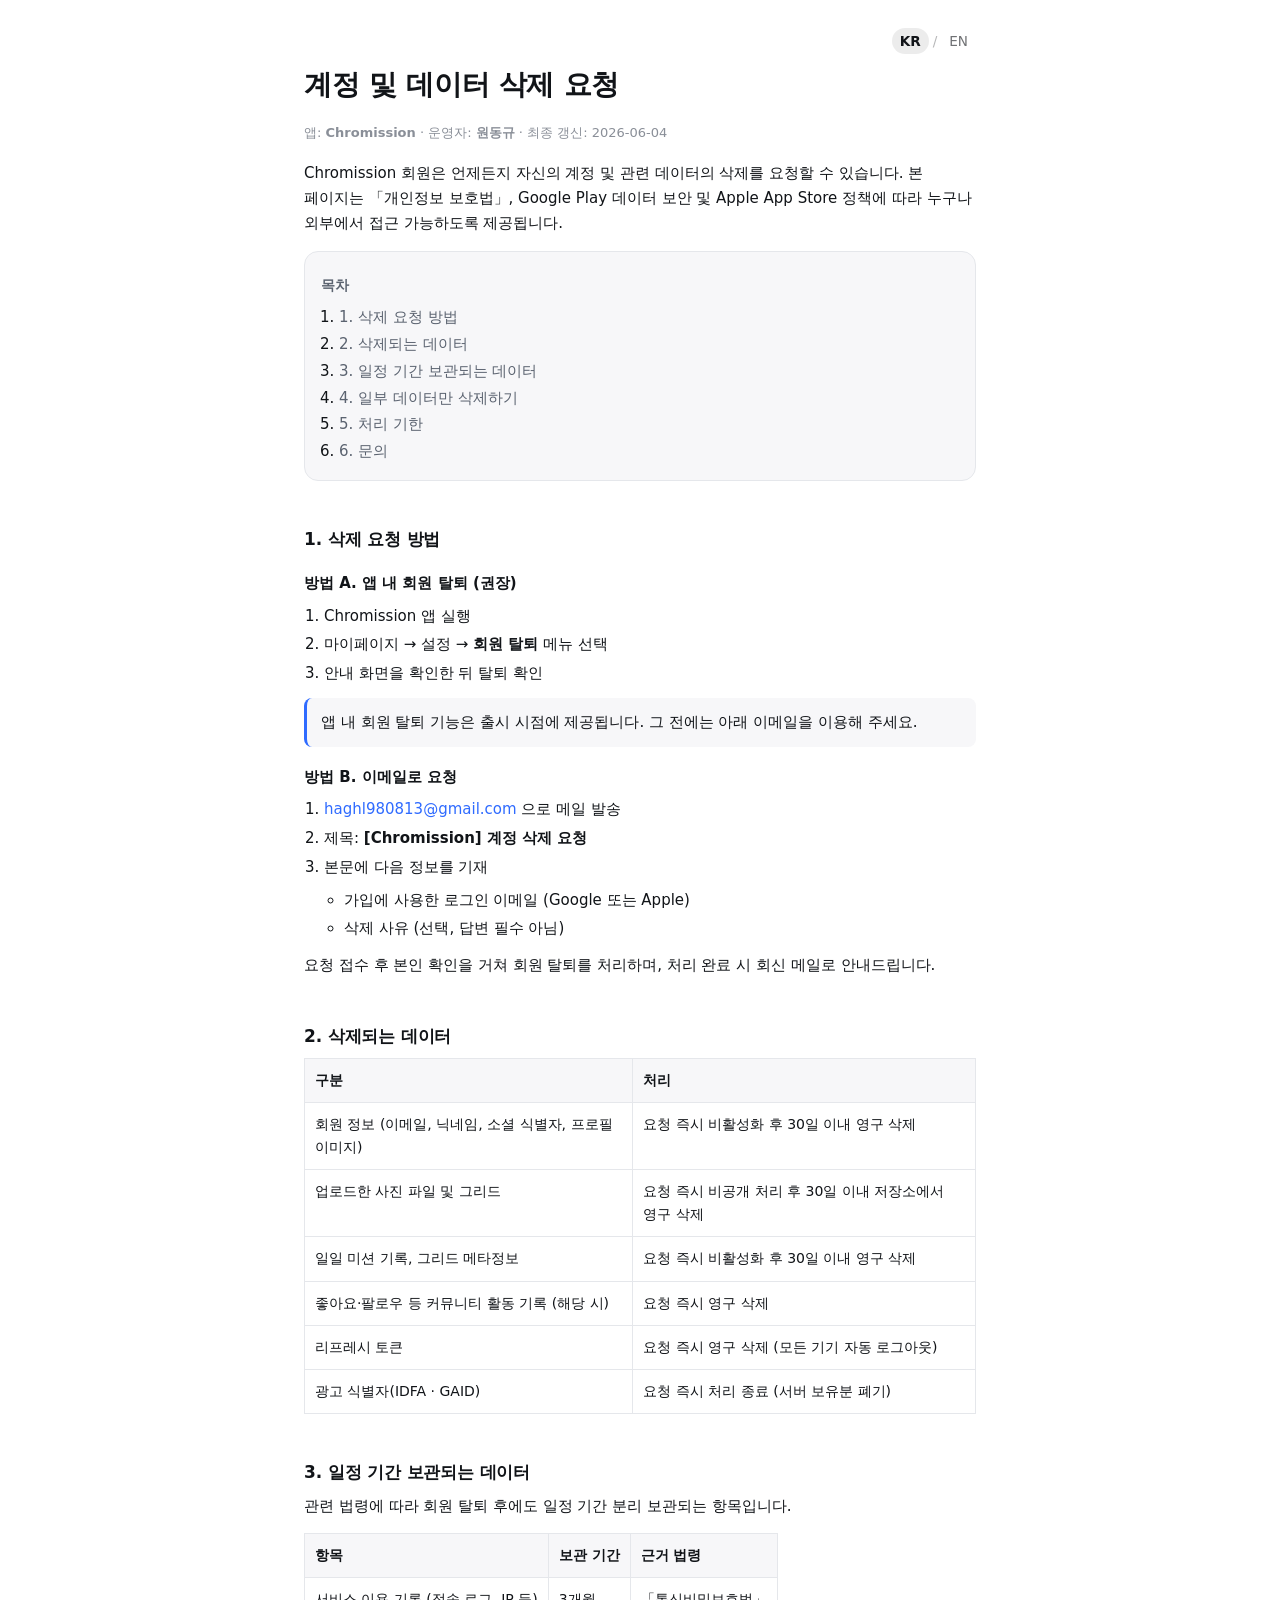
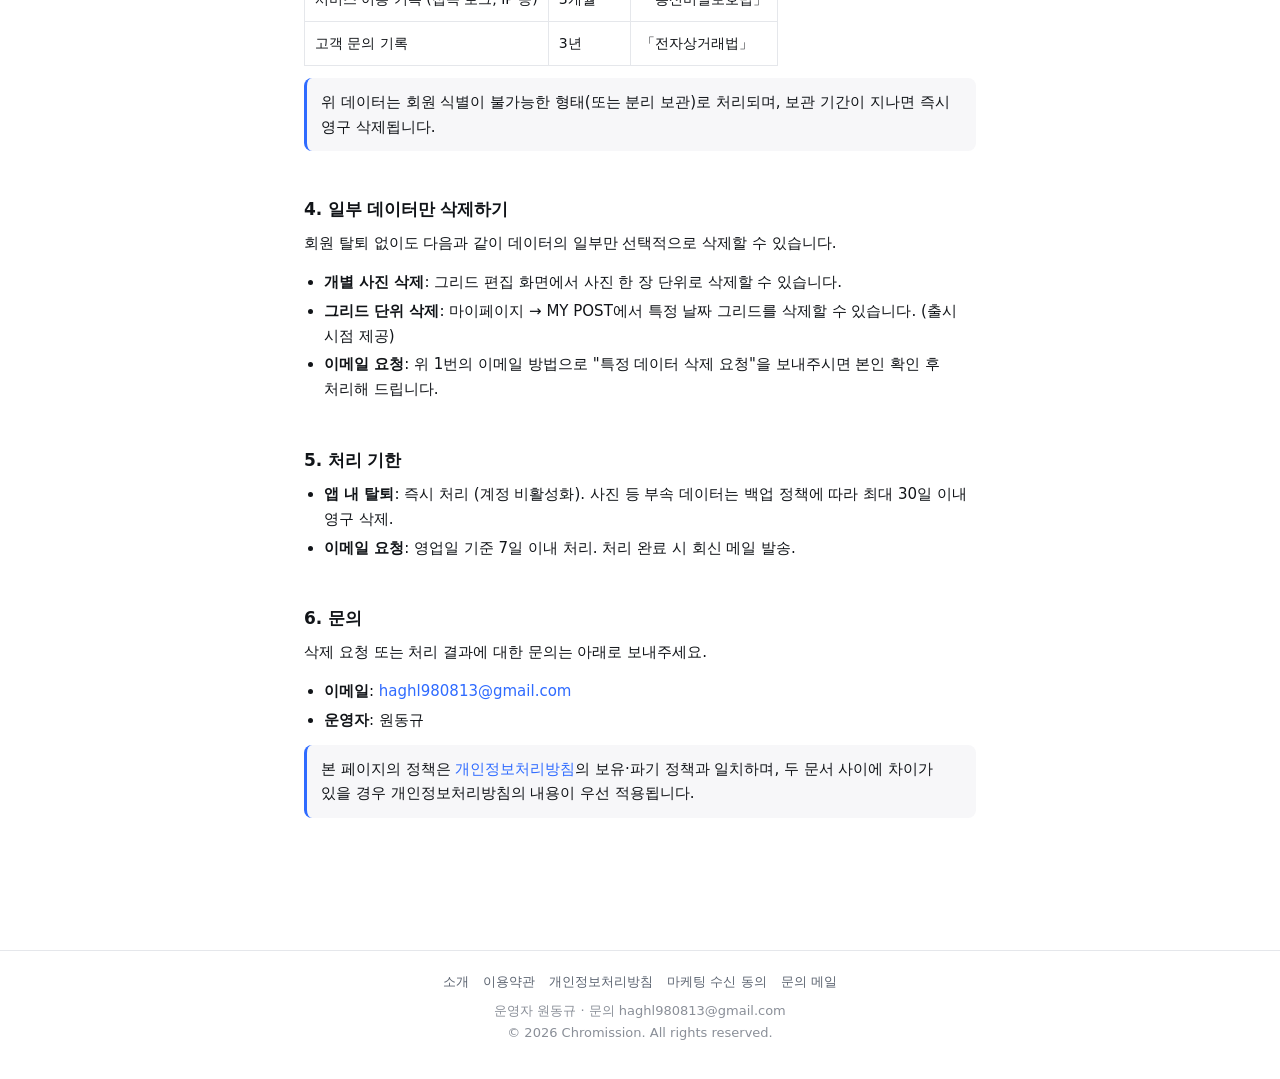
<file: account-deletion.html>
<!doctype html>
<html lang="ko">
  <head>
    <meta charset="utf-8" />
    <meta
      name="viewport"
      content="width=device-width, initial-scale=1, viewport-fit=cover"
    />
    <meta
      name="theme-color"
      content="#ffffff"
      media="(prefers-color-scheme: light)"
    />
    <meta
      name="theme-color"
      content="#0e1014"
      media="(prefers-color-scheme: dark)"
    />
    <title>계정 및 데이터 삭제 요청 · Chromission</title>
    <meta
      name="description"
      content="Chromission 계정 및 데이터 삭제를 요청하는 방법과 보관 정책 안내."
    />
    <link rel="canonical" href="https://chromission.com/account-deletion.html" />
    <link rel="alternate" hreflang="ko" href="https://chromission.com/account-deletion.html" />
    <link rel="alternate" hreflang="en" href="https://chromission.com/en/account-deletion.html" />
    <link rel="alternate" hreflang="x-default" href="https://chromission.com/en/account-deletion.html" />
    <meta name="robots" content="index, follow" />
    <link rel="icon" type="image/png" sizes="32x32" href="/favicon-32.png" />
    <link rel="icon" type="image/png" sizes="16x16" href="/favicon-16.png" />
    <link rel="apple-touch-icon" sizes="180x180" href="/apple-touch-icon.png" />
    <meta property="og:type" content="article" />
    <meta property="og:site_name" content="Chromission" />
    <meta property="og:title" content="계정 및 데이터 삭제 요청 · Chromission" />
    <meta
      property="og:description"
      content="Chromission 계정 및 데이터 삭제를 요청하는 방법과 보관 정책."
    />
    <meta
      property="og:url"
      content="https://chromission.com/account-deletion.html"
    />
    <meta property="og:image" content="https://chromission.com/og-image.png" />
    <meta property="og:locale" content="ko_KR" />
    <meta property="og:locale:alternate" content="en_US" />
    <link rel="stylesheet" href="styles.css" />
    <script type="application/ld+json">
{
  "@context": "https://schema.org",
  "@graph": [
    {
      "@type": "WebPage",
      "@id": "https://chromission.com/account-deletion.html#webpage",
      "url": "https://chromission.com/account-deletion.html",
      "name": "계정 및 데이터 삭제 요청 · Chromission",
      "inLanguage": "ko",
      "isPartOf": { "@id": "https://chromission.com/#website" },
      "about": { "@id": "https://chromission.com/#app" }
    },
    {
      "@type": "BreadcrumbList",
      "itemListElement": [
        { "@type": "ListItem", "position": 1, "name": "홈", "item": "https://chromission.com/" },
        { "@type": "ListItem", "position": 2, "name": "계정 및 데이터 삭제 요청", "item": "https://chromission.com/account-deletion.html" }
      ]
    }
  ]
}
    </script>
  </head>
  <body>
    <main id="main" class="container doc">
      <div class="lang-toggle" role="group" aria-label="언어 선택">
        <a href="/account-deletion.html" aria-current="true">KR</a>
        <span class="sep" aria-hidden="true">/</span>
        <a href="/en/account-deletion.html">EN</a>
      </div>
      <h1>계정 및 데이터 삭제 요청</h1>
      <p class="meta">
        앱: <strong>Chromission</strong> · 운영자: <strong>원동규</strong> ·
        최종 갱신: 2026-06-04
      </p>

      <p>
        Chromission 회원은 언제든지 자신의 계정 및 관련 데이터의 삭제를 요청할
        수 있습니다. 본 페이지는 「개인정보 보호법」, Google Play 데이터 보안 및
        Apple App Store 정책에 따라 누구나 외부에서 접근 가능하도록 제공됩니다.
      </p>

      <nav class="toc" aria-label="목차">
        <h2>목차</h2>
        <ol>
          <li><a href="#how">1. 삭제 요청 방법</a></li>
          <li><a href="#what">2. 삭제되는 데이터</a></li>
          <li><a href="#kept">3. 일정 기간 보관되는 데이터</a></li>
          <li><a href="#partial">4. 일부 데이터만 삭제하기</a></li>
          <li><a href="#timeline">5. 처리 기한</a></li>
          <li><a href="#contact">6. 문의</a></li>
        </ol>
      </nav>

      <section id="how">
        <h2>1. 삭제 요청 방법</h2>

        <h3>방법 A. 앱 내 회원 탈퇴 (권장)</h3>
        <ol>
          <li>Chromission 앱 실행</li>
          <li>마이페이지 → 설정 → <strong>회원 탈퇴</strong> 메뉴 선택</li>
          <li>안내 화면을 확인한 뒤 탈퇴 확인</li>
        </ol>
        <p class="callout">
          앱 내 회원 탈퇴 기능은 출시 시점에 제공됩니다. 그 전에는 아래 이메일을
          이용해 주세요.
        </p>

        <h3>방법 B. 이메일로 요청</h3>
        <ol>
          <li>
            <a href="mailto:haghl980813@gmail.com?subject=%5BChromission%5D%20%EA%B3%84%EC%A0%95%20%EC%82%AD%EC%A0%9C%20%EC%9A%94%EC%B2%AD&amp;body=%EA%B0%80%EC%9E%85%EC%97%90%20%EC%82%AC%EC%9A%A9%ED%95%9C%20%EB%A1%9C%EA%B7%B8%EC%9D%B8%20%EC%9D%B4%EB%A9%94%EC%9D%BC%3A%20%0A%EC%82%AD%EC%A0%9C%20%EC%82%AC%EC%9C%A0(%EC%84%A0%ED%83%9D)%3A%20%0A">haghl980813@gmail.com</a>
            으로 메일 발송
          </li>
          <li>제목: <strong>[Chromission] 계정 삭제 요청</strong></li>
          <li>
            본문에 다음 정보를 기재
            <ul>
              <li>가입에 사용한 로그인 이메일 (Google 또는 Apple)</li>
              <li>삭제 사유 (선택, 답변 필수 아님)</li>
            </ul>
          </li>
        </ol>
        <p>
          요청 접수 후 본인 확인을 거쳐 회원 탈퇴를 처리하며, 처리 완료 시 회신
          메일로 안내드립니다.
        </p>
      </section>

      <section id="what">
        <h2>2. 삭제되는 데이터</h2>
        <table class="simple">
          <thead>
            <tr>
              <th scope="col">구분</th>
              <th scope="col">처리</th>
            </tr>
          </thead>
          <tbody>
            <tr>
              <td>회원 정보 (이메일, 닉네임, 소셜 식별자, 프로필 이미지)</td>
              <td>요청 즉시 비활성화 후 30일 이내 영구 삭제</td>
            </tr>
            <tr>
              <td>업로드한 사진 파일 및 그리드</td>
              <td>요청 즉시 비공개 처리 후 30일 이내 저장소에서 영구 삭제</td>
            </tr>
            <tr>
              <td>일일 미션 기록, 그리드 메타정보</td>
              <td>요청 즉시 비활성화 후 30일 이내 영구 삭제</td>
            </tr>
            <tr>
              <td>좋아요·팔로우 등 커뮤니티 활동 기록 (해당 시)</td>
              <td>요청 즉시 영구 삭제</td>
            </tr>
            <tr>
              <td>리프레시 토큰</td>
              <td>요청 즉시 영구 삭제 (모든 기기 자동 로그아웃)</td>
            </tr>
            <tr>
              <td>광고 식별자(IDFA · GAID)</td>
              <td>요청 즉시 처리 종료 (서버 보유분 폐기)</td>
            </tr>
          </tbody>
        </table>
      </section>

      <section id="kept">
        <h2>3. 일정 기간 보관되는 데이터</h2>
        <p>
          관련 법령에 따라 회원 탈퇴 후에도 일정 기간 분리 보관되는 항목입니다.
        </p>
        <table class="simple">
          <thead>
            <tr>
              <th scope="col">항목</th>
              <th scope="col">보관 기간</th>
              <th scope="col">근거 법령</th>
            </tr>
          </thead>
          <tbody>
            <tr>
              <td>서비스 이용 기록 (접속 로그, IP 등)</td>
              <td>3개월</td>
              <td>「통신비밀보호법」</td>
            </tr>
            <tr>
              <td>고객 문의 기록</td>
              <td>3년</td>
              <td>「전자상거래법」</td>
            </tr>
          </tbody>
        </table>
        <p class="callout">
          위 데이터는 회원 식별이 불가능한 형태(또는 분리 보관)로 처리되며, 보관
          기간이 지나면 즉시 영구 삭제됩니다.
        </p>
      </section>

      <section id="partial">
        <h2>4. 일부 데이터만 삭제하기</h2>
        <p>
          회원 탈퇴 없이도 다음과 같이 데이터의 일부만 선택적으로 삭제할 수
          있습니다.
        </p>
        <ul>
          <li>
            <strong>개별 사진 삭제</strong>: 그리드 편집 화면에서 사진 한 장
            단위로 삭제할 수 있습니다.
          </li>
          <li>
            <strong>그리드 단위 삭제</strong>: 마이페이지 → MY POST에서 특정
            날짜 그리드를 삭제할 수 있습니다. (출시 시점 제공)
          </li>
          <li>
            <strong>이메일 요청</strong>: 위 1번의 이메일 방법으로 "특정 데이터
            삭제 요청"을 보내주시면 본인 확인 후 처리해 드립니다.
          </li>
        </ul>
      </section>

      <section id="timeline">
        <h2>5. 처리 기한</h2>
        <ul>
          <li>
            <strong>앱 내 탈퇴</strong>: 즉시 처리 (계정 비활성화). 사진 등 부속
            데이터는 백업 정책에 따라 최대 30일 이내 영구 삭제.
          </li>
          <li>
            <strong>이메일 요청</strong>: 영업일 기준 7일 이내 처리. 처리 완료
            시 회신 메일 발송.
          </li>
        </ul>
      </section>

      <section id="contact">
        <h2>6. 문의</h2>
        <p>
          삭제 요청 또는 처리 결과에 대한 문의는 아래로 보내주세요.
        </p>
        <ul>
          <li>
            <strong>이메일</strong>:
            <a href="mailto:haghl980813@gmail.com">haghl980813@gmail.com</a>
          </li>
          <li><strong>운영자</strong>: 원동규</li>
        </ul>
        <p class="callout">
          본 페이지의 정책은
          <a href="privacy.html">개인정보처리방침</a>의 보유·파기 정책과
          일치하며, 두 문서 사이에 차이가 있을 경우 개인정보처리방침의 내용이
          우선 적용됩니다.
        </p>
      </section>
    </main>

    <footer class="site-footer" role="contentinfo">
      <div class="links">
        <a href="index.html">소개</a>
        <a href="terms.html">이용약관</a>
        <a href="privacy.html">개인정보처리방침</a>
        <a href="marketing-consent.html">마케팅 수신 동의</a>
        <a href="mailto:haghl980813@gmail.com">문의 메일</a>
      </div>
      <div>운영자 원동규 · 문의 haghl980813@gmail.com</div>
      <div>© <span id="year">2026</span> Chromission. All rights reserved.</div>
    </footer>

    <script>
      document.getElementById("year").textContent = new Date().getFullYear();
    </script>
  </body>
</html>
</file>
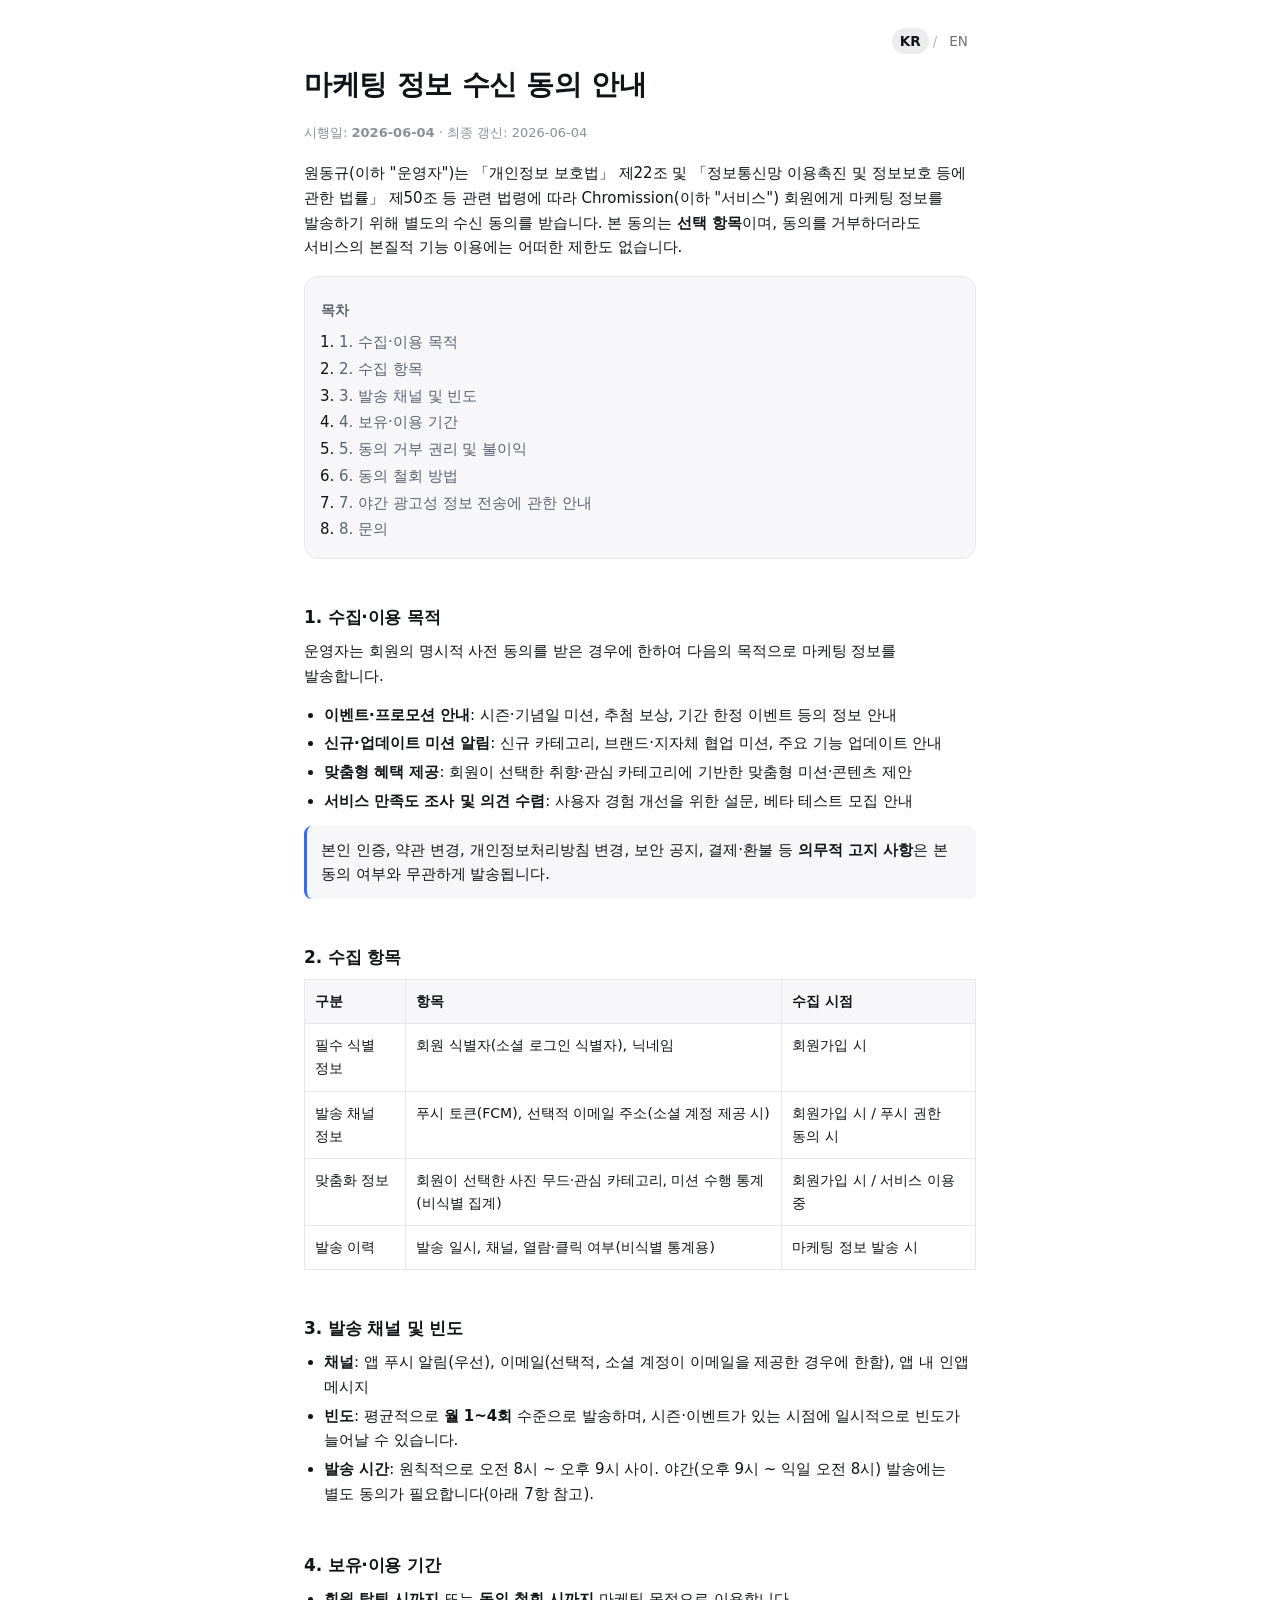
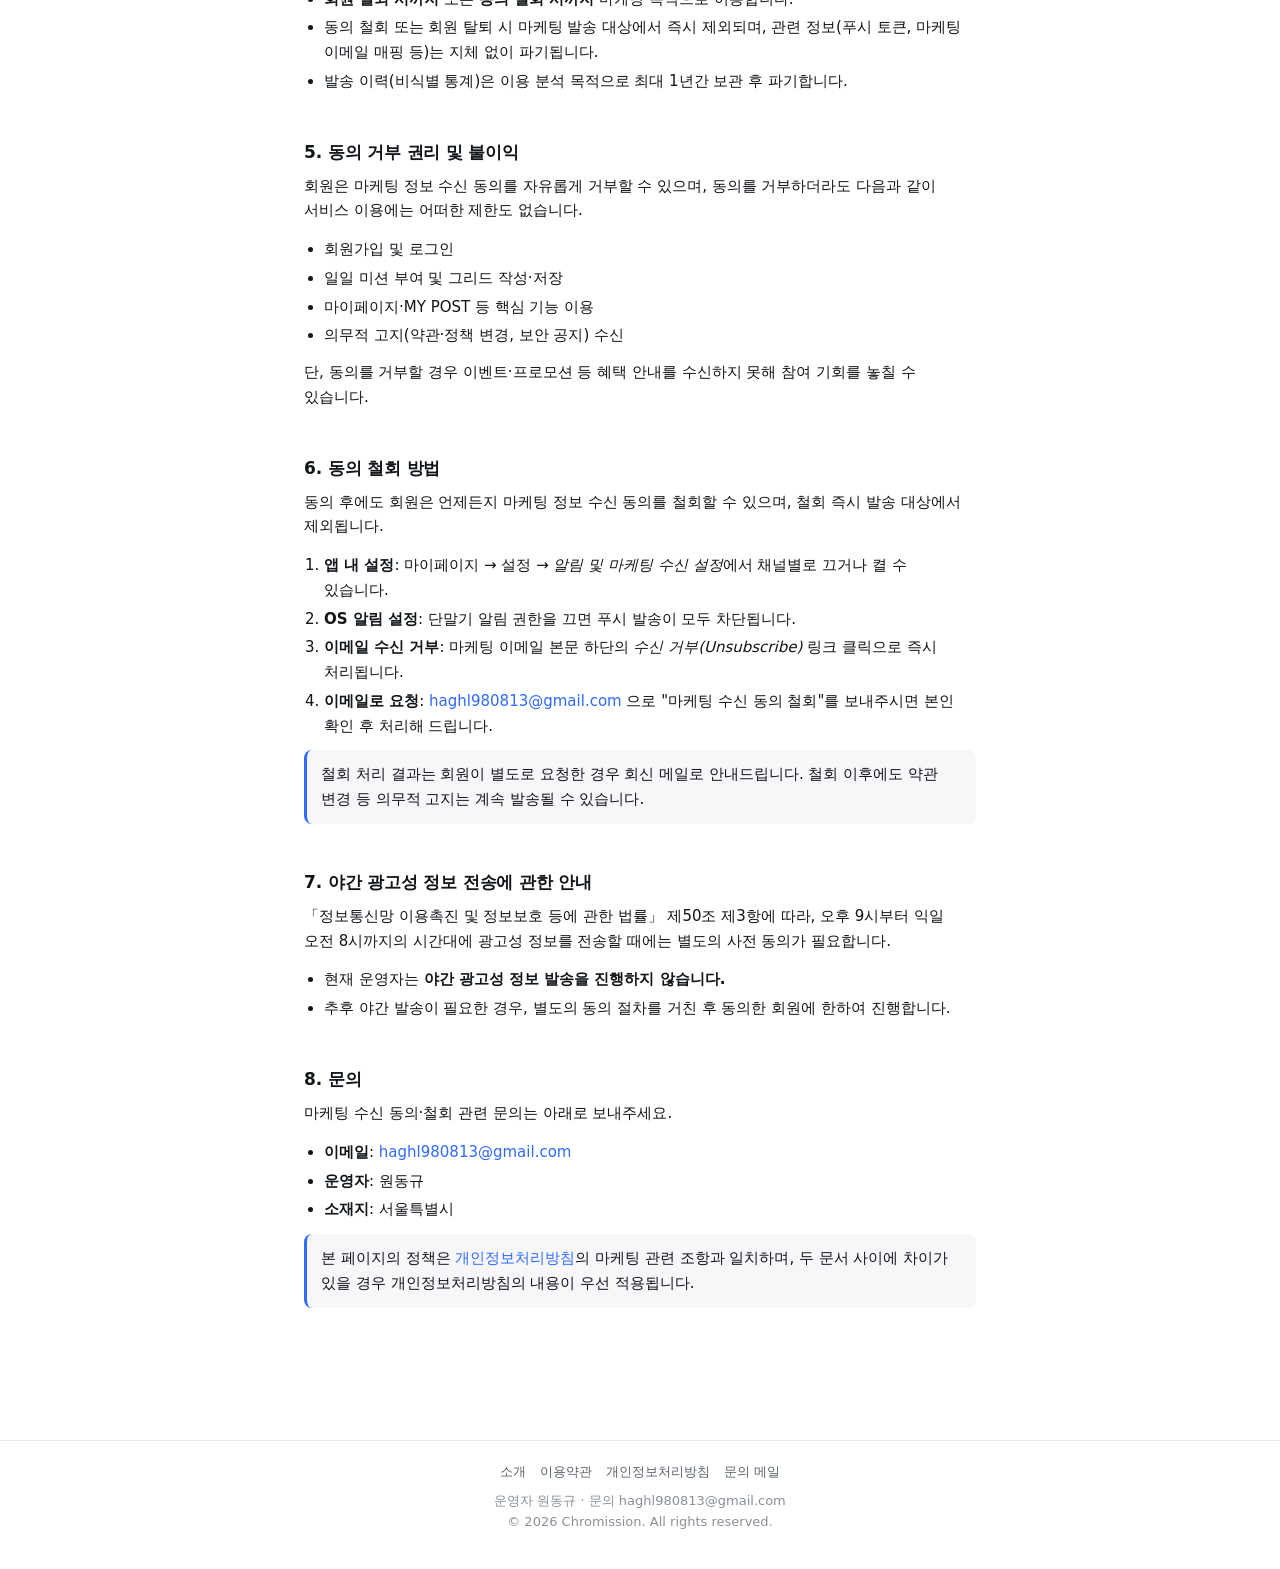
<file: marketing-consent.html>
<!doctype html>
<html lang="ko">
  <head>
    <meta charset="utf-8" />
    <meta
      name="viewport"
      content="width=device-width, initial-scale=1, viewport-fit=cover"
    />
    <meta
      name="theme-color"
      content="#ffffff"
      media="(prefers-color-scheme: light)"
    />
    <meta
      name="theme-color"
      content="#0e1014"
      media="(prefers-color-scheme: dark)"
    />
    <title>마케팅 정보 수신 동의 안내 · Chromission</title>
    <meta
      name="description"
      content="Chromission 마케팅 정보 수신 동의의 수집·이용 목적, 항목, 보유 기간, 철회 방법 안내."
    />
    <link
      rel="canonical"
      href="https://chromission.com/marketing-consent.html"
    />
    <link rel="alternate" hreflang="ko" href="https://chromission.com/marketing-consent.html" />
    <link rel="alternate" hreflang="en" href="https://chromission.com/en/marketing-consent.html" />
    <link rel="alternate" hreflang="x-default" href="https://chromission.com/en/marketing-consent.html" />
    <meta name="robots" content="index, follow" />
    <link rel="icon" type="image/png" sizes="32x32" href="/favicon-32.png" />
    <link rel="icon" type="image/png" sizes="16x16" href="/favicon-16.png" />
    <link rel="apple-touch-icon" sizes="180x180" href="/apple-touch-icon.png" />
    <meta property="og:type" content="article" />
    <meta property="og:site_name" content="Chromission" />
    <meta
      property="og:title"
      content="마케팅 정보 수신 동의 안내 · Chromission"
    />
    <meta
      property="og:description"
      content="Chromission 마케팅 정보 수신 동의의 수집·이용 목적, 항목, 보유 기간, 철회 방법 안내."
    />
    <meta
      property="og:url"
      content="https://chromission.com/marketing-consent.html"
    />
    <meta property="og:image" content="https://chromission.com/og-image.png" />
    <meta property="og:locale" content="ko_KR" />
    <meta property="og:locale:alternate" content="en_US" />
    <link rel="stylesheet" href="styles.css" />
    <script type="application/ld+json">
{
  "@context": "https://schema.org",
  "@graph": [
    {
      "@type": "WebPage",
      "@id": "https://chromission.com/marketing-consent.html#webpage",
      "url": "https://chromission.com/marketing-consent.html",
      "name": "마케팅 정보 수신 동의 안내 · Chromission",
      "inLanguage": "ko",
      "isPartOf": { "@id": "https://chromission.com/#website" },
      "about": { "@id": "https://chromission.com/#app" }
    },
    {
      "@type": "BreadcrumbList",
      "itemListElement": [
        { "@type": "ListItem", "position": 1, "name": "홈", "item": "https://chromission.com/" },
        { "@type": "ListItem", "position": 2, "name": "마케팅 정보 수신 동의 안내", "item": "https://chromission.com/marketing-consent.html" }
      ]
    }
  ]
}
    </script>
  </head>
  <body>
    <main id="main" class="container doc">
      <div class="lang-toggle" role="group" aria-label="언어 선택">
        <a href="/marketing-consent.html" aria-current="true">KR</a>
        <span class="sep" aria-hidden="true">/</span>
        <a href="/en/marketing-consent.html">EN</a>
      </div>
      <h1>마케팅 정보 수신 동의 안내</h1>
      <p class="meta">
        시행일: <strong>2026-06-04</strong> · 최종 갱신:
        2026-06-04
      </p>

      <p>
        원동규(이하 "운영자")는 「개인정보 보호법」 제22조 및 「정보통신망
        이용촉진 및 정보보호 등에 관한 법률」 제50조 등 관련 법령에 따라
        Chromission(이하 "서비스") 회원에게 마케팅 정보를 발송하기 위해 별도의
        수신 동의를 받습니다. 본 동의는 <strong>선택 항목</strong>이며, 동의를
        거부하더라도 서비스의 본질적 기능 이용에는 어떠한 제한도 없습니다.
      </p>

      <nav class="toc" aria-label="목차">
        <h2>목차</h2>
        <ol>
          <li><a href="#m1">1. 수집·이용 목적</a></li>
          <li><a href="#m2">2. 수집 항목</a></li>
          <li><a href="#m3">3. 발송 채널 및 빈도</a></li>
          <li><a href="#m4">4. 보유·이용 기간</a></li>
          <li><a href="#m5">5. 동의 거부 권리 및 불이익</a></li>
          <li><a href="#m6">6. 동의 철회 방법</a></li>
          <li><a href="#m7">7. 야간 광고성 정보 전송에 관한 안내</a></li>
          <li><a href="#m8">8. 문의</a></li>
        </ol>
      </nav>

      <section id="m1">
        <h2>1. 수집·이용 목적</h2>
        <p>
          운영자는 회원의 명시적 사전 동의를 받은 경우에 한하여 다음의 목적으로
          마케팅 정보를 발송합니다.
        </p>
        <ul>
          <li>
            <strong>이벤트·프로모션 안내</strong>: 시즌·기념일 미션, 추첨 보상,
            기간 한정 이벤트 등의 정보 안내
          </li>
          <li>
            <strong>신규·업데이트 미션 알림</strong>: 신규 카테고리, 브랜드·지자체
            협업 미션, 주요 기능 업데이트 안내
          </li>
          <li>
            <strong>맞춤형 혜택 제공</strong>: 회원이 선택한 취향·관심 카테고리에
            기반한 맞춤형 미션·콘텐츠 제안
          </li>
          <li>
            <strong>서비스 만족도 조사 및 의견 수렴</strong>: 사용자 경험 개선을
            위한 설문, 베타 테스트 모집 안내
          </li>
        </ul>
        <p class="callout">
          본인 인증, 약관 변경, 개인정보처리방침 변경, 보안 공지, 결제·환불 등
          <strong>의무적 고지 사항</strong>은 본 동의 여부와 무관하게 발송됩니다.
        </p>
      </section>

      <section id="m2">
        <h2>2. 수집 항목</h2>
        <table class="simple">
          <thead>
            <tr>
              <th scope="col">구분</th>
              <th scope="col">항목</th>
              <th scope="col">수집 시점</th>
            </tr>
          </thead>
          <tbody>
            <tr>
              <td>필수 식별 정보</td>
              <td>회원 식별자(소셜 로그인 식별자), 닉네임</td>
              <td>회원가입 시</td>
            </tr>
            <tr>
              <td>발송 채널 정보</td>
              <td>
                푸시 토큰(FCM), 선택적 이메일 주소(소셜 계정 제공 시)
              </td>
              <td>회원가입 시 / 푸시 권한 동의 시</td>
            </tr>
            <tr>
              <td>맞춤화 정보</td>
              <td>
                회원이 선택한 사진 무드·관심 카테고리, 미션 수행 통계(비식별
                집계)
              </td>
              <td>회원가입 시 / 서비스 이용 중</td>
            </tr>
            <tr>
              <td>발송 이력</td>
              <td>발송 일시, 채널, 열람·클릭 여부(비식별 통계용)</td>
              <td>마케팅 정보 발송 시</td>
            </tr>
          </tbody>
        </table>
      </section>

      <section id="m3">
        <h2>3. 발송 채널 및 빈도</h2>
        <ul>
          <li>
            <strong>채널</strong>: 앱 푸시 알림(우선), 이메일(선택적, 소셜 계정이
            이메일을 제공한 경우에 한함), 앱 내 인앱 메시지
          </li>
          <li>
            <strong>빈도</strong>: 평균적으로 <strong>월 1~4회</strong> 수준으로
            발송하며, 시즌·이벤트가 있는 시점에 일시적으로 빈도가 늘어날 수
            있습니다.
          </li>
          <li>
            <strong>발송 시간</strong>: 원칙적으로 오전 8시 ~ 오후 9시 사이.
            야간(오후 9시 ~ 익일 오전 8시) 발송에는 별도 동의가 필요합니다(아래
            7항 참고).
          </li>
        </ul>
      </section>

      <section id="m4">
        <h2>4. 보유·이용 기간</h2>
        <ul>
          <li>
            <strong>회원 탈퇴 시까지</strong> 또는
            <strong>동의 철회 시까지</strong> 마케팅 목적으로 이용합니다.
          </li>
          <li>
            동의 철회 또는 회원 탈퇴 시 마케팅 발송 대상에서 즉시 제외되며, 관련
            정보(푸시 토큰, 마케팅 이메일 매핑 등)는 지체 없이 파기됩니다.
          </li>
          <li>
            발송 이력(비식별 통계)은 이용 분석 목적으로 최대 1년간 보관 후
            파기합니다.
          </li>
        </ul>
      </section>

      <section id="m5">
        <h2>5. 동의 거부 권리 및 불이익</h2>
        <p>
          회원은 마케팅 정보 수신 동의를 자유롭게 거부할 수 있으며, 동의를
          거부하더라도 다음과 같이 서비스 이용에는 어떠한 제한도 없습니다.
        </p>
        <ul>
          <li>회원가입 및 로그인</li>
          <li>일일 미션 부여 및 그리드 작성·저장</li>
          <li>마이페이지·MY POST 등 핵심 기능 이용</li>
          <li>의무적 고지(약관·정책 변경, 보안 공지) 수신</li>
        </ul>
        <p>
          단, 동의를 거부할 경우 이벤트·프로모션 등 혜택 안내를 수신하지 못해
          참여 기회를 놓칠 수 있습니다.
        </p>
      </section>

      <section id="m6">
        <h2>6. 동의 철회 방법</h2>
        <p>
          동의 후에도 회원은 언제든지 마케팅 정보 수신 동의를 철회할 수 있으며,
          철회 즉시 발송 대상에서 제외됩니다.
        </p>
        <ol>
          <li>
            <strong>앱 내 설정</strong>: 마이페이지 → 설정 →
            <em>알림 및 마케팅 수신 설정</em>에서 채널별로 끄거나 켤 수
            있습니다.
          </li>
          <li>
            <strong>OS 알림 설정</strong>: 단말기 알림 권한을 끄면 푸시 발송이
            모두 차단됩니다.
          </li>
          <li>
            <strong>이메일 수신 거부</strong>: 마케팅 이메일 본문 하단의
            <em>수신 거부(Unsubscribe)</em> 링크 클릭으로 즉시 처리됩니다.
          </li>
          <li>
            <strong>이메일로 요청</strong>:
            <a
              href="mailto:haghl980813@gmail.com?subject=%5BChromission%5D%20%EB%A7%88%EC%BC%80%ED%8C%85%20%EC%88%98%EC%8B%A0%20%EB%8F%99%EC%9D%98%20%EC%B2%A0%ED%9A%8C&amp;body=%EA%B0%80%EC%9E%85%EC%97%90%20%EC%82%AC%EC%9A%A9%ED%95%9C%20%EB%A1%9C%EA%B7%B8%EC%9D%B8%20%EC%9D%B4%EB%A9%94%EC%9D%BC%3A%20%0A"
              >haghl980813@gmail.com</a
            >
            으로 "마케팅 수신 동의 철회"를 보내주시면 본인 확인 후 처리해
            드립니다.
          </li>
        </ol>
        <p class="callout">
          철회 처리 결과는 회원이 별도로 요청한 경우 회신 메일로 안내드립니다.
          철회 이후에도 약관 변경 등 의무적 고지는 계속 발송될 수 있습니다.
        </p>
      </section>

      <section id="m7">
        <h2>7. 야간 광고성 정보 전송에 관한 안내</h2>
        <p>
          「정보통신망 이용촉진 및 정보보호 등에 관한 법률」 제50조 제3항에
          따라, 오후 9시부터 익일 오전 8시까지의 시간대에 광고성 정보를 전송할
          때에는 별도의 사전 동의가 필요합니다.
        </p>
        <ul>
          <li>
            현재 운영자는 <strong>야간 광고성 정보 발송을 진행하지 않습니다.</strong>
          </li>
          <li>
            추후 야간 발송이 필요한 경우, 별도의 동의 절차를 거친 후 동의한
            회원에 한하여 진행합니다.
          </li>
        </ul>
      </section>

      <section id="m8">
        <h2>8. 문의</h2>
        <p>마케팅 수신 동의·철회 관련 문의는 아래로 보내주세요.</p>
        <ul>
          <li>
            <strong>이메일</strong>:
            <a href="mailto:haghl980813@gmail.com">haghl980813@gmail.com</a>
          </li>
          <li><strong>운영자</strong>: 원동규</li>
          <li><strong>소재지</strong>: 서울특별시</li>
        </ul>
        <p class="callout">
          본 페이지의 정책은
          <a href="privacy.html">개인정보처리방침</a>의 마케팅 관련 조항과
          일치하며, 두 문서 사이에 차이가 있을 경우 개인정보처리방침의 내용이
          우선 적용됩니다.
        </p>
      </section>
    </main>

    <footer class="site-footer" role="contentinfo">
      <div class="links">
        <a href="index.html">소개</a>
        <a href="terms.html">이용약관</a>
        <a href="privacy.html">개인정보처리방침</a>
        <a href="mailto:haghl980813@gmail.com">문의 메일</a>
      </div>
      <div>운영자 원동규 · 문의 haghl980813@gmail.com</div>
      <div>© <span id="year">2026</span> Chromission. All rights reserved.</div>
    </footer>

    <script>
      document.getElementById("year").textContent = new Date().getFullYear();
    </script>
  </body>
</html>
</file>
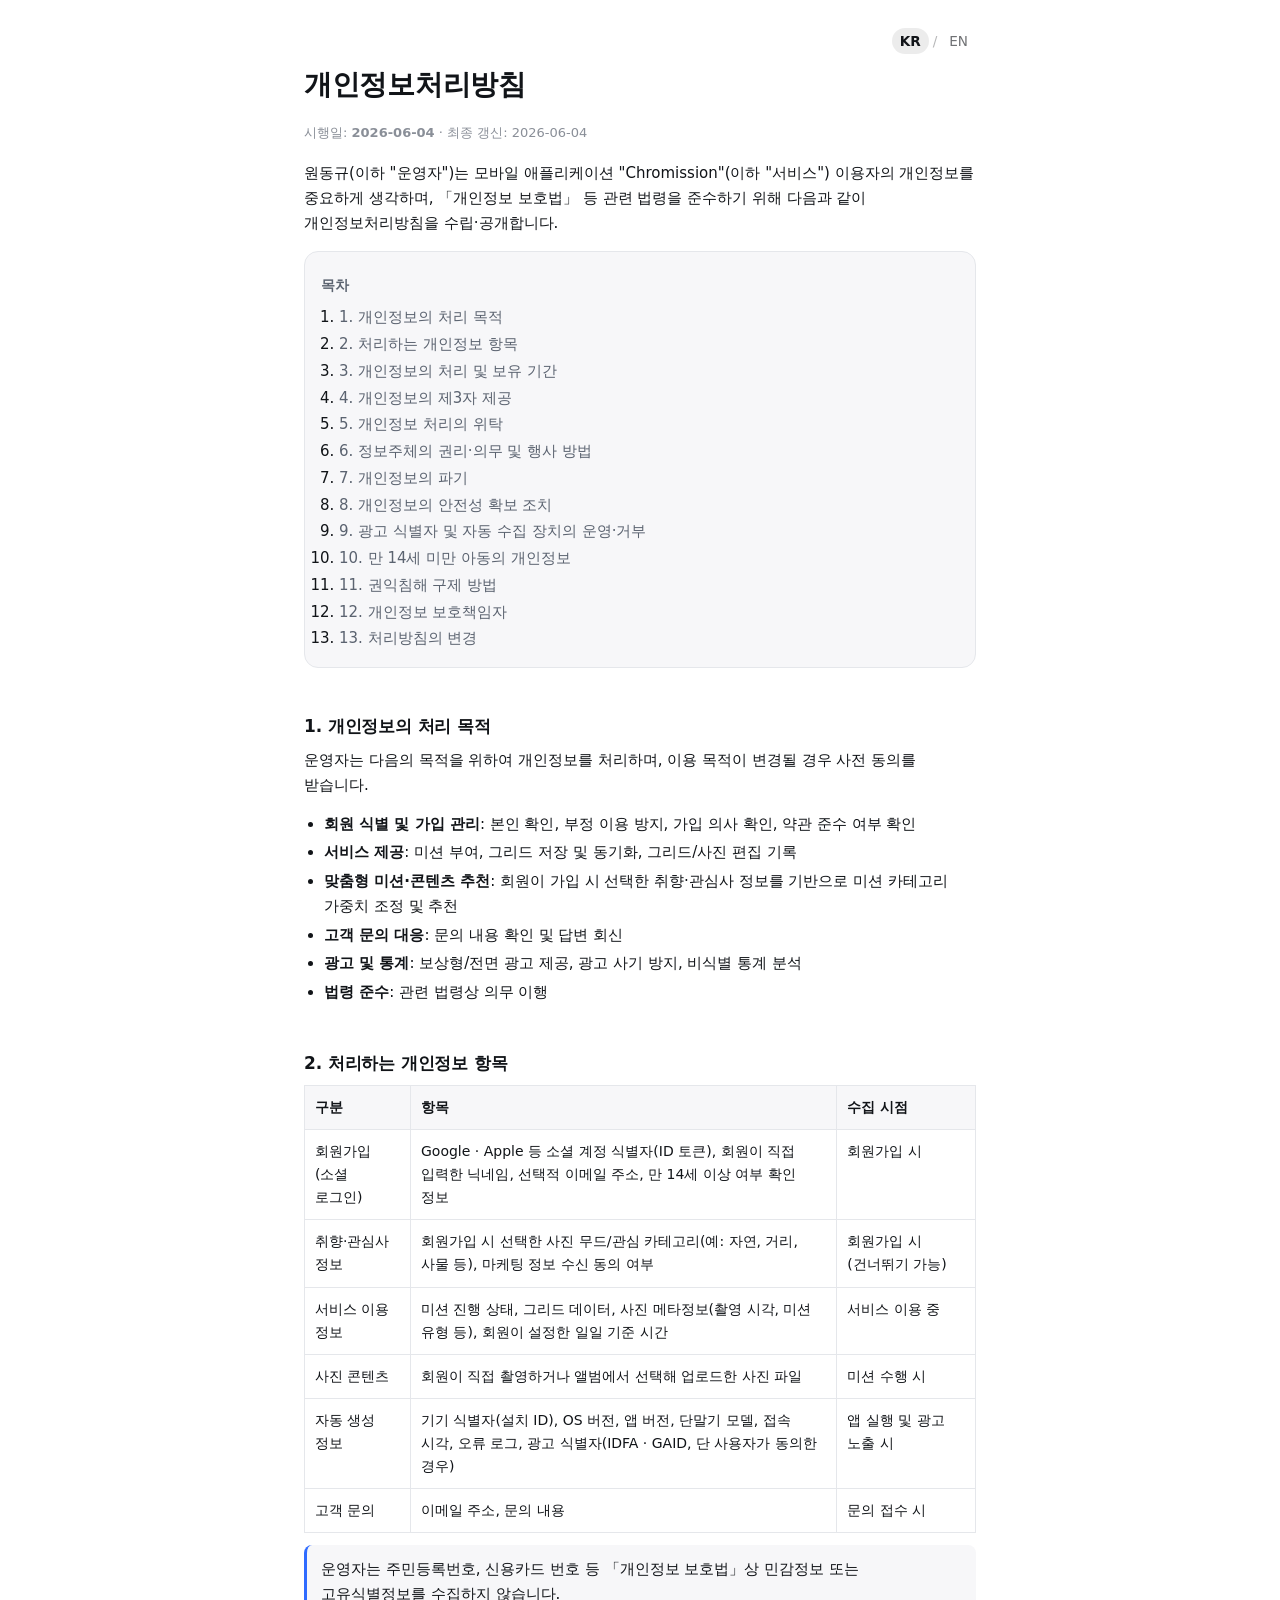
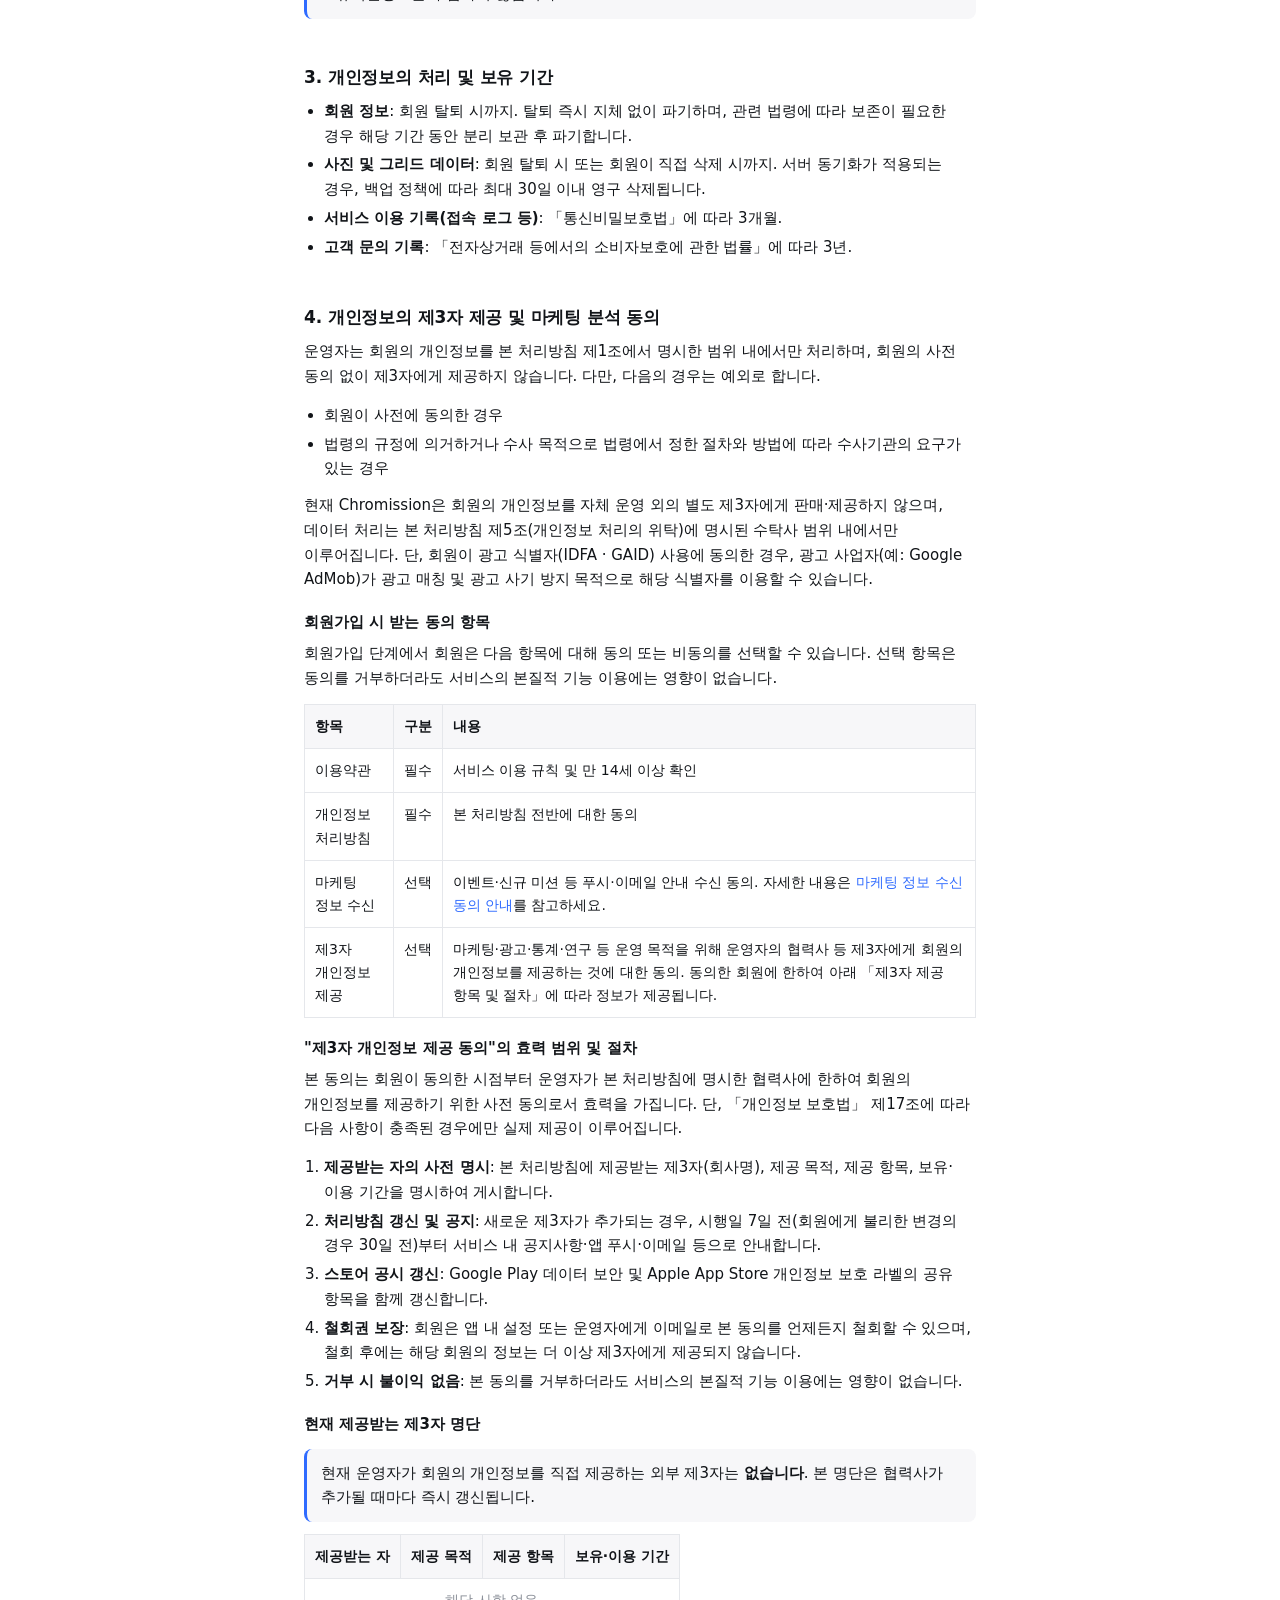
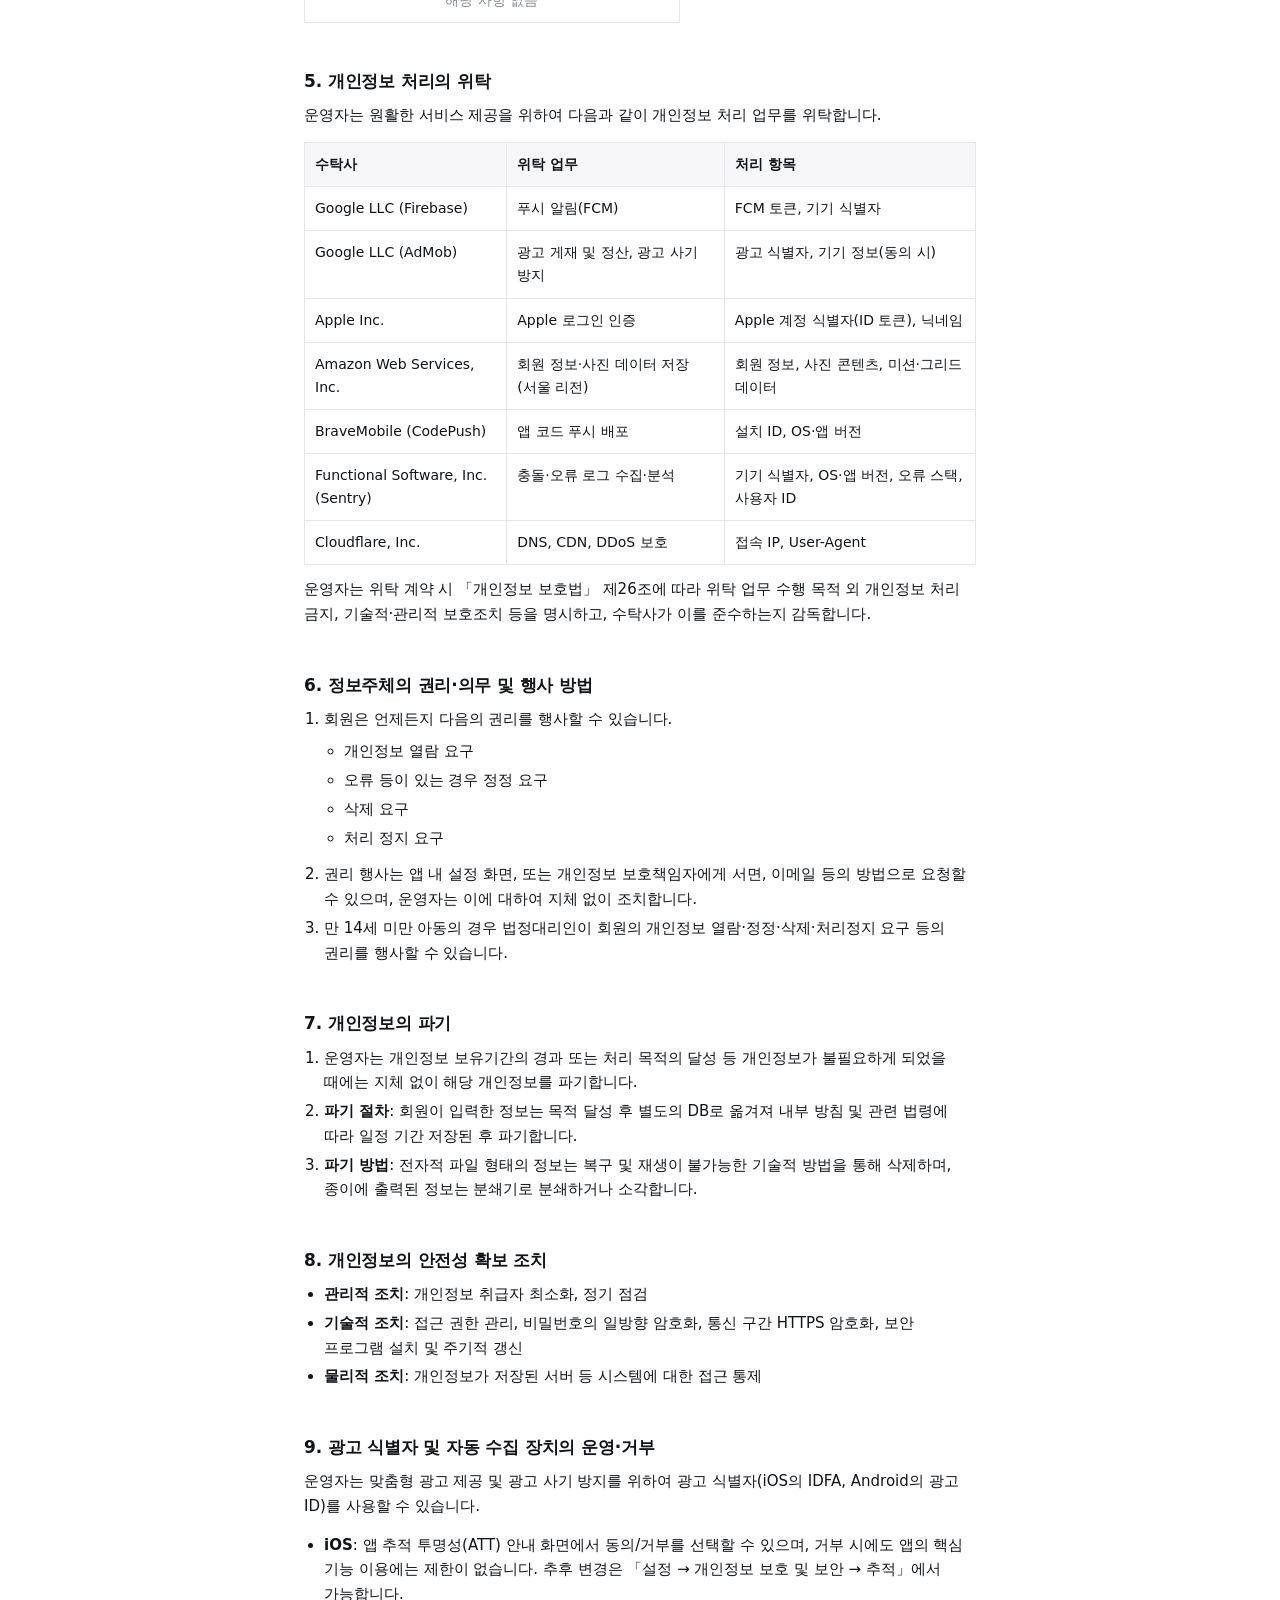
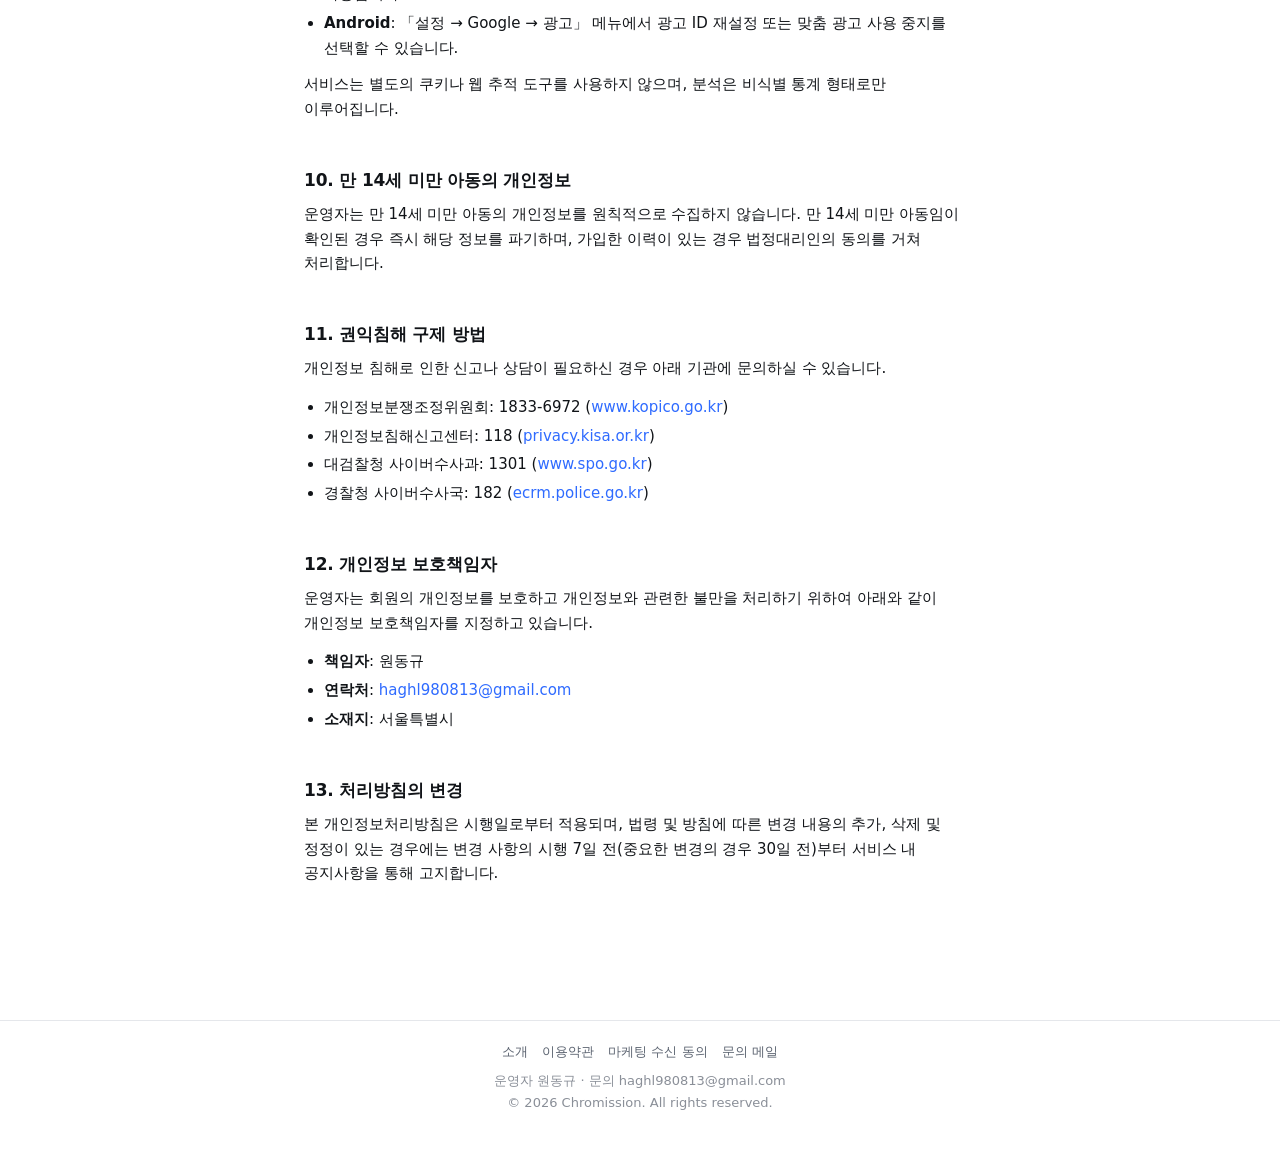
<file: privacy.html>
<!doctype html>
<html lang="ko">
  <head>
    <meta charset="utf-8" />
    <meta
      name="viewport"
      content="width=device-width, initial-scale=1, viewport-fit=cover"
    />
    <meta
      name="theme-color"
      content="#ffffff"
      media="(prefers-color-scheme: light)"
    />
    <meta
      name="theme-color"
      content="#0e1014"
      media="(prefers-color-scheme: dark)"
    />
    <title>개인정보처리방침 · Chromission</title>
    <meta name="description" content="Chromission 개인정보처리방침." />
    <link rel="canonical" href="https://chromission.com/privacy.html" />
    <link rel="alternate" hreflang="ko" href="https://chromission.com/privacy.html" />
    <link rel="alternate" hreflang="en" href="https://chromission.com/en/privacy.html" />
    <link rel="alternate" hreflang="x-default" href="https://chromission.com/en/privacy.html" />
    <meta name="robots" content="index, follow" />
    <link rel="icon" type="image/png" sizes="32x32" href="/favicon-32.png" />
    <link rel="icon" type="image/png" sizes="16x16" href="/favicon-16.png" />
    <link rel="apple-touch-icon" sizes="180x180" href="/apple-touch-icon.png" />
    <meta property="og:type" content="article" />
    <meta property="og:site_name" content="Chromission" />
    <meta property="og:title" content="개인정보처리방침 · Chromission" />
    <meta
      property="og:description"
      content="Chromission 개인정보처리방침."
    />
    <meta property="og:url" content="https://chromission.com/privacy.html" />
    <meta property="og:image" content="https://chromission.com/og-image.png" />
    <meta property="og:locale" content="ko_KR" />
    <meta property="og:locale:alternate" content="en_US" />
    <link rel="stylesheet" href="styles.css" />
    <script type="application/ld+json">
{
  "@context": "https://schema.org",
  "@graph": [
    {
      "@type": "WebPage",
      "@id": "https://chromission.com/privacy.html#webpage",
      "url": "https://chromission.com/privacy.html",
      "name": "개인정보처리방침 · Chromission",
      "inLanguage": "ko",
      "isPartOf": { "@id": "https://chromission.com/#website" },
      "about": { "@id": "https://chromission.com/#app" }
    },
    {
      "@type": "BreadcrumbList",
      "itemListElement": [
        { "@type": "ListItem", "position": 1, "name": "홈", "item": "https://chromission.com/" },
        { "@type": "ListItem", "position": 2, "name": "개인정보처리방침", "item": "https://chromission.com/privacy.html" }
      ]
    }
  ]
}
    </script>
  </head>
  <body>
    <main id="main" class="container doc">
      <div class="lang-toggle" role="group" aria-label="언어 선택">
        <a href="/privacy.html" aria-current="true">KR</a>
        <span class="sep" aria-hidden="true">/</span>
        <a href="/en/privacy.html">EN</a>
      </div>
      <h1>개인정보처리방침</h1>
      <p class="meta">
        시행일: <strong>2026-06-04</strong> · 최종 갱신:
        2026-06-04
      </p>

      <p>
        원동규(이하 "운영자")는 모바일 애플리케이션 "Chromission"(이하 "서비스")
        이용자의 개인정보를 중요하게 생각하며, 「개인정보 보호법」 등 관련
        법령을 준수하기 위해 다음과 같이 개인정보처리방침을 수립·공개합니다.
      </p>

      <nav class="toc" aria-label="목차">
        <h2>목차</h2>
        <ol>
          <li><a href="#p1">1. 개인정보의 처리 목적</a></li>
          <li><a href="#p2">2. 처리하는 개인정보 항목</a></li>
          <li><a href="#p3">3. 개인정보의 처리 및 보유 기간</a></li>
          <li><a href="#p4">4. 개인정보의 제3자 제공</a></li>
          <li><a href="#p5">5. 개인정보 처리의 위탁</a></li>
          <li><a href="#p6">6. 정보주체의 권리·의무 및 행사 방법</a></li>
          <li><a href="#p7">7. 개인정보의 파기</a></li>
          <li><a href="#p8">8. 개인정보의 안전성 확보 조치</a></li>
          <li>
            <a href="#p9">9. 광고 식별자 및 자동 수집 장치의 운영·거부</a>
          </li>
          <li><a href="#p10">10. 만 14세 미만 아동의 개인정보</a></li>
          <li><a href="#p11">11. 권익침해 구제 방법</a></li>
          <li><a href="#p12">12. 개인정보 보호책임자</a></li>
          <li><a href="#p13">13. 처리방침의 변경</a></li>
        </ol>
      </nav>

      <section id="p1">
        <h2>1. 개인정보의 처리 목적</h2>
        <p>
          운영자는 다음의 목적을 위하여 개인정보를 처리하며, 이용 목적이 변경될
          경우 사전 동의를 받습니다.
        </p>
        <ul>
          <li>
            <strong>회원 식별 및 가입 관리</strong>: 본인 확인, 부정 이용 방지,
            가입 의사 확인, 약관 준수 여부 확인
          </li>
          <li>
            <strong>서비스 제공</strong>: 미션 부여, 그리드 저장 및 동기화,
            그리드/사진 편집 기록
          </li>
          <li>
            <strong>맞춤형 미션·콘텐츠 추천</strong>: 회원이 가입 시 선택한
            취향·관심사 정보를 기반으로 미션 카테고리 가중치 조정 및 추천
          </li>
          <li><strong>고객 문의 대응</strong>: 문의 내용 확인 및 답변 회신</li>
          <li>
            <strong>광고 및 통계</strong>: 보상형/전면 광고 제공, 광고 사기
            방지, 비식별 통계 분석
          </li>
          <li><strong>법령 준수</strong>: 관련 법령상 의무 이행</li>
        </ul>
      </section>

      <section id="p2">
        <h2>2. 처리하는 개인정보 항목</h2>
        <table class="simple">
          <thead>
            <tr>
              <th scope="col">구분</th>
              <th scope="col">항목</th>
              <th scope="col">수집 시점</th>
            </tr>
          </thead>
          <tbody>
            <tr>
              <td>회원가입 (소셜 로그인)</td>
              <td>
                Google · Apple 등 소셜 계정 식별자(ID 토큰), 회원이 직접 입력한
                닉네임, 선택적 이메일 주소, 만 14세 이상 여부 확인 정보
              </td>
              <td>회원가입 시</td>
            </tr>
            <tr>
              <td>취향·관심사 정보</td>
              <td>
                회원가입 시 선택한 사진 무드/관심 카테고리(예: 자연, 거리,
                사물 등), 마케팅 정보 수신 동의 여부
              </td>
              <td>회원가입 시 (건너뛰기 가능)</td>
            </tr>
            <tr>
              <td>서비스 이용 정보</td>
              <td>
                미션 진행 상태, 그리드 데이터, 사진 메타정보(촬영 시각, 미션
                유형 등), 회원이 설정한 일일 기준 시간
              </td>
              <td>서비스 이용 중</td>
            </tr>
            <tr>
              <td>사진 콘텐츠</td>
              <td>회원이 직접 촬영하거나 앨범에서 선택해 업로드한 사진 파일</td>
              <td>미션 수행 시</td>
            </tr>
            <tr>
              <td>자동 생성 정보</td>
              <td>
                기기 식별자(설치 ID), OS 버전, 앱 버전, 단말기 모델, 접속 시각,
                오류 로그, 광고 식별자(IDFA · GAID, 단 사용자가 동의한 경우)
              </td>
              <td>앱 실행 및 광고 노출 시</td>
            </tr>
            <tr>
              <td>고객 문의</td>
              <td>이메일 주소, 문의 내용</td>
              <td>문의 접수 시</td>
            </tr>
          </tbody>
        </table>
        <p class="callout">
          운영자는 주민등록번호, 신용카드 번호 등 「개인정보 보호법」상 민감정보
          또는 고유식별정보를 수집하지 않습니다.
        </p>
      </section>

      <section id="p3">
        <h2>3. 개인정보의 처리 및 보유 기간</h2>
        <ul>
          <li>
            <strong>회원 정보</strong>: 회원 탈퇴 시까지. 탈퇴 즉시 지체 없이
            파기하며, 관련 법령에 따라 보존이 필요한 경우 해당 기간 동안 분리
            보관 후 파기합니다.
          </li>
          <li>
            <strong>사진 및 그리드 데이터</strong>: 회원 탈퇴 시 또는 회원이
            직접 삭제 시까지. 서버 동기화가 적용되는 경우, 백업 정책에 따라 최대
            30일 이내 영구 삭제됩니다.
          </li>
          <li>
            <strong>서비스 이용 기록(접속 로그 등)</strong>:
            「통신비밀보호법」에 따라 3개월.
          </li>
          <li>
            <strong>고객 문의 기록</strong>: 「전자상거래 등에서의 소비자보호에
            관한 법률」에 따라 3년.
          </li>
        </ul>
      </section>

      <section id="p4">
        <h2>4. 개인정보의 제3자 제공 및 마케팅 분석 동의</h2>
        <p>
          운영자는 회원의 개인정보를 본 처리방침 제1조에서 명시한 범위 내에서만
          처리하며, 회원의 사전 동의 없이 제3자에게 제공하지 않습니다. 다만,
          다음의 경우는 예외로 합니다.
        </p>
        <ul>
          <li>회원이 사전에 동의한 경우</li>
          <li>
            법령의 규정에 의거하거나 수사 목적으로 법령에서 정한 절차와 방법에
            따라 수사기관의 요구가 있는 경우
          </li>
        </ul>
        <p>
          현재 Chromission은 회원의 개인정보를 자체 운영 외의 별도 제3자에게
          판매·제공하지 않으며, 데이터 처리는 본 처리방침 제5조(개인정보 처리의
          위탁)에 명시된 수탁사 범위 내에서만 이루어집니다. 단, 회원이 광고
          식별자(IDFA · GAID) 사용에 동의한 경우, 광고 사업자(예: Google AdMob)가
          광고 매칭 및 광고 사기 방지 목적으로 해당 식별자를 이용할 수 있습니다.
        </p>

        <h3>회원가입 시 받는 동의 항목</h3>
        <p>
          회원가입 단계에서 회원은 다음 항목에 대해 동의 또는 비동의를 선택할
          수 있습니다. 선택 항목은 동의를 거부하더라도 서비스의 본질적 기능
          이용에는 영향이 없습니다.
        </p>
        <table class="simple">
          <thead>
            <tr>
              <th scope="col">항목</th>
              <th scope="col">구분</th>
              <th scope="col">내용</th>
            </tr>
          </thead>
          <tbody>
            <tr>
              <td>이용약관</td>
              <td>필수</td>
              <td>서비스 이용 규칙 및 만 14세 이상 확인</td>
            </tr>
            <tr>
              <td>개인정보처리방침</td>
              <td>필수</td>
              <td>본 처리방침 전반에 대한 동의</td>
            </tr>
            <tr>
              <td>마케팅 정보 수신</td>
              <td>선택</td>
              <td>
                이벤트·신규 미션 등 푸시·이메일 안내 수신 동의. 자세한 내용은
                <a href="marketing-consent.html"
                  >마케팅 정보 수신 동의 안내</a
                >를 참고하세요.
              </td>
            </tr>
            <tr>
              <td>제3자 개인정보 제공</td>
              <td>선택</td>
              <td>
                마케팅·광고·통계·연구 등 운영 목적을 위해 운영자의 협력사 등
                제3자에게 회원의 개인정보를 제공하는 것에 대한 동의. 동의한
                회원에 한하여 아래 「제3자 제공 항목 및 절차」에 따라 정보가
                제공됩니다.
              </td>
            </tr>
          </tbody>
        </table>

        <h3>"제3자 개인정보 제공 동의"의 효력 범위 및 절차</h3>
        <p>
          본 동의는 회원이 동의한 시점부터 운영자가 본 처리방침에 명시한 협력사에
          한하여 회원의 개인정보를 제공하기 위한 사전 동의로서 효력을 가집니다.
          단, 「개인정보 보호법」 제17조에 따라 다음 사항이 충족된 경우에만
          실제 제공이 이루어집니다.
        </p>
        <ol>
          <li>
            <strong>제공받는 자의 사전 명시</strong>: 본 처리방침에 제공받는
            제3자(회사명), 제공 목적, 제공 항목, 보유·이용 기간을 명시하여
            게시합니다.
          </li>
          <li>
            <strong>처리방침 갱신 및 공지</strong>: 새로운 제3자가 추가되는
            경우, 시행일 7일 전(회원에게 불리한 변경의 경우 30일 전)부터 서비스
            내 공지사항·앱 푸시·이메일 등으로 안내합니다.
          </li>
          <li>
            <strong>스토어 공시 갱신</strong>: Google Play 데이터 보안 및 Apple
            App Store 개인정보 보호 라벨의 공유 항목을 함께 갱신합니다.
          </li>
          <li>
            <strong>철회권 보장</strong>: 회원은 앱 내 설정 또는 운영자에게
            이메일로 본 동의를 언제든지 철회할 수 있으며, 철회 후에는 해당
            회원의 정보는 더 이상 제3자에게 제공되지 않습니다.
          </li>
          <li>
            <strong>거부 시 불이익 없음</strong>: 본 동의를 거부하더라도 서비스의
            본질적 기능 이용에는 영향이 없습니다.
          </li>
        </ol>

        <h3>현재 제공받는 제3자 명단</h3>
        <p class="callout">
          현재 운영자가 회원의 개인정보를 직접 제공하는 외부 제3자는
          <strong>없습니다</strong>. 본 명단은 협력사가 추가될 때마다 즉시
          갱신됩니다.
        </p>
        <table class="simple">
          <thead>
            <tr>
              <th scope="col">제공받는 자</th>
              <th scope="col">제공 목적</th>
              <th scope="col">제공 항목</th>
              <th scope="col">보유·이용 기간</th>
            </tr>
          </thead>
          <tbody>
            <tr>
              <td colspan="4" style="text-align:center; color: var(--text-soft)">
                해당 사항 없음
              </td>
            </tr>
          </tbody>
        </table>
      </section>

      <section id="p5">
        <h2>5. 개인정보 처리의 위탁</h2>
        <p>
          운영자는 원활한 서비스 제공을 위하여 다음과 같이 개인정보 처리 업무를
          위탁합니다.
        </p>
        <table class="simple">
          <thead>
            <tr>
              <th scope="col">수탁사</th>
              <th scope="col">위탁 업무</th>
              <th scope="col">처리 항목</th>
            </tr>
          </thead>
          <tbody>
            <tr>
              <td>Google LLC (Firebase)</td>
              <td>푸시 알림(FCM)</td>
              <td>FCM 토큰, 기기 식별자</td>
            </tr>
            <tr>
              <td>Google LLC (AdMob)</td>
              <td>광고 게재 및 정산, 광고 사기 방지</td>
              <td>광고 식별자, 기기 정보(동의 시)</td>
            </tr>
            <tr>
              <td>Apple Inc.</td>
              <td>Apple 로그인 인증</td>
              <td>Apple 계정 식별자(ID 토큰), 닉네임</td>
            </tr>
            <tr>
              <td>Amazon Web Services, Inc.</td>
              <td>회원 정보·사진 데이터 저장 (서울 리전)</td>
              <td>회원 정보, 사진 콘텐츠, 미션·그리드 데이터</td>
            </tr>
            <tr>
              <td>BraveMobile (CodePush)</td>
              <td>앱 코드 푸시 배포</td>
              <td>설치 ID, OS·앱 버전</td>
            </tr>
            <tr>
              <td>Functional Software, Inc. (Sentry)</td>
              <td>충돌·오류 로그 수집·분석</td>
              <td>기기 식별자, OS·앱 버전, 오류 스택, 사용자 ID</td>
            </tr>
            <tr>
              <td>Cloudflare, Inc.</td>
              <td>DNS, CDN, DDoS 보호</td>
              <td>접속 IP, User-Agent</td>
            </tr>
          </tbody>
        </table>
        <p>
          운영자는 위탁 계약 시 「개인정보 보호법」 제26조에 따라 위탁 업무 수행
          목적 외 개인정보 처리 금지, 기술적·관리적 보호조치 등을 명시하고,
          수탁사가 이를 준수하는지 감독합니다.
        </p>
      </section>

      <section id="p6">
        <h2>6. 정보주체의 권리·의무 및 행사 방법</h2>
        <ol>
          <li>
            회원은 언제든지 다음의 권리를 행사할 수 있습니다.
            <ul>
              <li>개인정보 열람 요구</li>
              <li>오류 등이 있는 경우 정정 요구</li>
              <li>삭제 요구</li>
              <li>처리 정지 요구</li>
            </ul>
          </li>
          <li>
            권리 행사는 앱 내 설정 화면, 또는 개인정보 보호책임자에게 서면,
            이메일 등의 방법으로 요청할 수 있으며, 운영자는 이에 대하여 지체
            없이 조치합니다.
          </li>
          <li>
            만 14세 미만 아동의 경우 법정대리인이 회원의 개인정보
            열람·정정·삭제·처리정지 요구 등의 권리를 행사할 수 있습니다.
          </li>
        </ol>
      </section>

      <section id="p7">
        <h2>7. 개인정보의 파기</h2>
        <ol>
          <li>
            운영자는 개인정보 보유기간의 경과 또는 처리 목적의 달성 등
            개인정보가 불필요하게 되었을 때에는 지체 없이 해당 개인정보를
            파기합니다.
          </li>
          <li>
            <strong>파기 절차</strong>: 회원이 입력한 정보는 목적 달성 후 별도의
            DB로 옮겨져 내부 방침 및 관련 법령에 따라 일정 기간 저장된 후
            파기합니다.
          </li>
          <li>
            <strong>파기 방법</strong>: 전자적 파일 형태의 정보는 복구 및 재생이
            불가능한 기술적 방법을 통해 삭제하며, 종이에 출력된 정보는 분쇄기로
            분쇄하거나 소각합니다.
          </li>
        </ol>
      </section>

      <section id="p8">
        <h2>8. 개인정보의 안전성 확보 조치</h2>
        <ul>
          <li>
            <strong>관리적 조치</strong>: 개인정보 취급자 최소화, 정기 점검
          </li>
          <li>
            <strong>기술적 조치</strong>: 접근 권한 관리, 비밀번호의 일방향
            암호화, 통신 구간 HTTPS 암호화, 보안 프로그램 설치 및 주기적 갱신
          </li>
          <li>
            <strong>물리적 조치</strong>: 개인정보가 저장된 서버 등 시스템에
            대한 접근 통제
          </li>
        </ul>
      </section>

      <section id="p9">
        <h2>9. 광고 식별자 및 자동 수집 장치의 운영·거부</h2>
        <p>
          운영자는 맞춤형 광고 제공 및 광고 사기 방지를 위하여 광고 식별자(iOS의
          IDFA, Android의 광고 ID)를 사용할 수 있습니다.
        </p>
        <ul>
          <li>
            <strong>iOS</strong>: 앱 추적 투명성(ATT) 안내 화면에서 동의/거부를
            선택할 수 있으며, 거부 시에도 앱의 핵심 기능 이용에는 제한이
            없습니다. 추후 변경은 「설정 → 개인정보 보호 및 보안 → 추적」에서
            가능합니다.
          </li>
          <li>
            <strong>Android</strong>: 「설정 → Google → 광고」 메뉴에서 광고 ID
            재설정 또는 맞춤 광고 사용 중지를 선택할 수 있습니다.
          </li>
        </ul>
        <p>
          서비스는 별도의 쿠키나 웹 추적 도구를 사용하지 않으며, 분석은 비식별
          통계 형태로만 이루어집니다.
        </p>
      </section>

      <section id="p10">
        <h2>10. 만 14세 미만 아동의 개인정보</h2>
        <p>
          운영자는 만 14세 미만 아동의 개인정보를 원칙적으로 수집하지 않습니다.
          만 14세 미만 아동임이 확인된 경우 즉시 해당 정보를 파기하며, 가입한
          이력이 있는 경우 법정대리인의 동의를 거쳐 처리합니다.
        </p>
      </section>

      <section id="p11">
        <h2>11. 권익침해 구제 방법</h2>
        <p>
          개인정보 침해로 인한 신고나 상담이 필요하신 경우 아래 기관에 문의하실
          수 있습니다.
        </p>
        <ul>
          <li>
            개인정보분쟁조정위원회: 1833-6972 (<a
              href="https://www.kopico.go.kr"
              rel="noopener"
              target="_blank"
              >www.kopico.go.kr</a
            >)
          </li>
          <li>
            개인정보침해신고센터: 118 (<a
              href="https://privacy.kisa.or.kr"
              rel="noopener"
              target="_blank"
              >privacy.kisa.or.kr</a
            >)
          </li>
          <li>
            대검찰청 사이버수사과: 1301 (<a
              href="https://www.spo.go.kr"
              rel="noopener"
              target="_blank"
              >www.spo.go.kr</a
            >)
          </li>
          <li>
            경찰청 사이버수사국: 182 (<a
              href="https://ecrm.police.go.kr"
              rel="noopener"
              target="_blank"
              >ecrm.police.go.kr</a
            >)
          </li>
        </ul>
      </section>

      <section id="p12">
        <h2>12. 개인정보 보호책임자</h2>
        <p>
          운영자는 회원의 개인정보를 보호하고 개인정보와 관련한 불만을 처리하기
          위하여 아래와 같이 개인정보 보호책임자를 지정하고 있습니다.
        </p>
        <ul>
          <li><strong>책임자</strong>: 원동규</li>
          <li>
            <strong>연락처</strong>:
            <a href="mailto:haghl980813@gmail.com">haghl980813@gmail.com</a>
          </li>
          <li><strong>소재지</strong>: 서울특별시</li>
        </ul>
      </section>

      <section id="p13">
        <h2>13. 처리방침의 변경</h2>
        <p>
          본 개인정보처리방침은 시행일로부터 적용되며, 법령 및 방침에 따른 변경
          내용의 추가, 삭제 및 정정이 있는 경우에는 변경 사항의 시행 7일
          전(중요한 변경의 경우 30일 전)부터 서비스 내 공지사항을 통해
          고지합니다.
        </p>
      </section>
    </main>

    <footer class="site-footer" role="contentinfo">
      <div class="links">
        <a href="index.html">소개</a>
        <a href="terms.html">이용약관</a>
        <a href="marketing-consent.html">마케팅 수신 동의</a>
        <a href="mailto:haghl980813@gmail.com">문의 메일</a>
      </div>
      <div>운영자 원동규 · 문의 haghl980813@gmail.com</div>
      <div>© <span id="year">2026</span> Chromission. All rights reserved.</div>
    </footer>

    <script>
      document.getElementById("year").textContent = new Date().getFullYear();
    </script>
  </body>
</html>
</file>
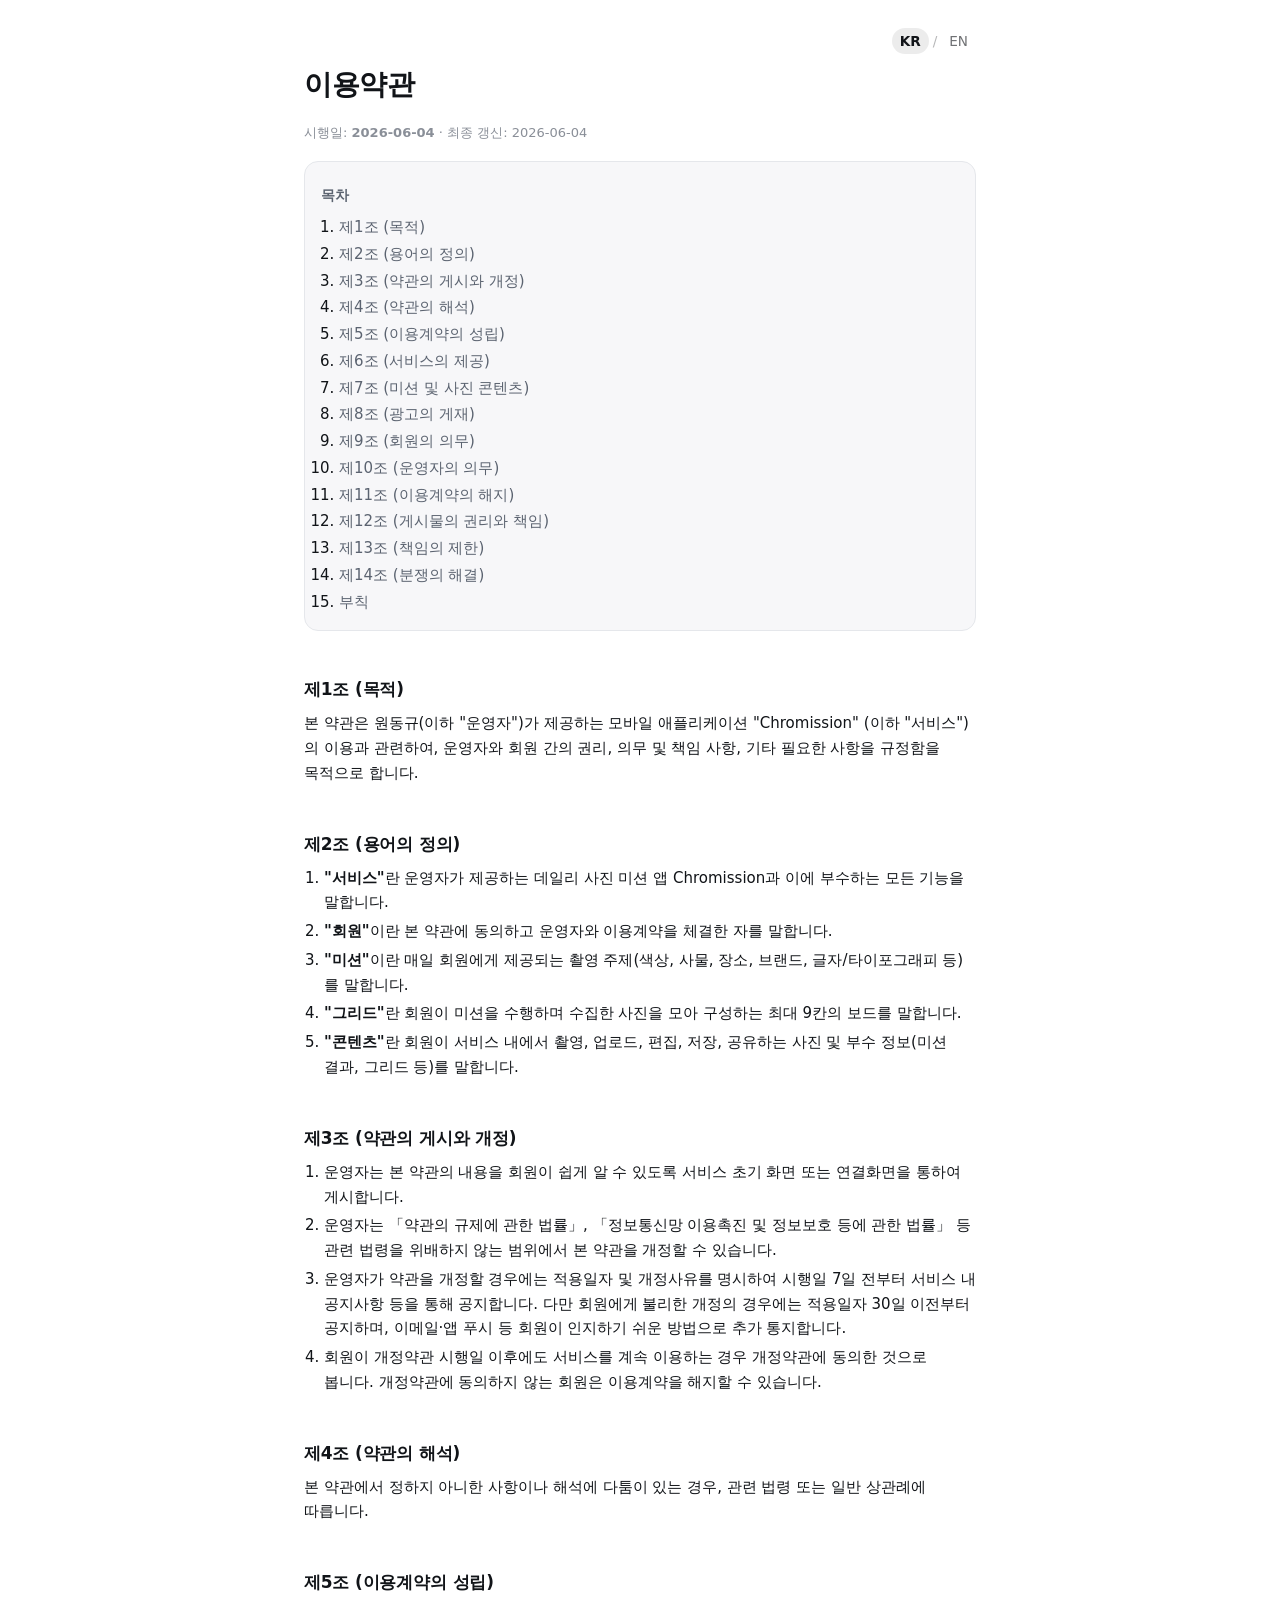
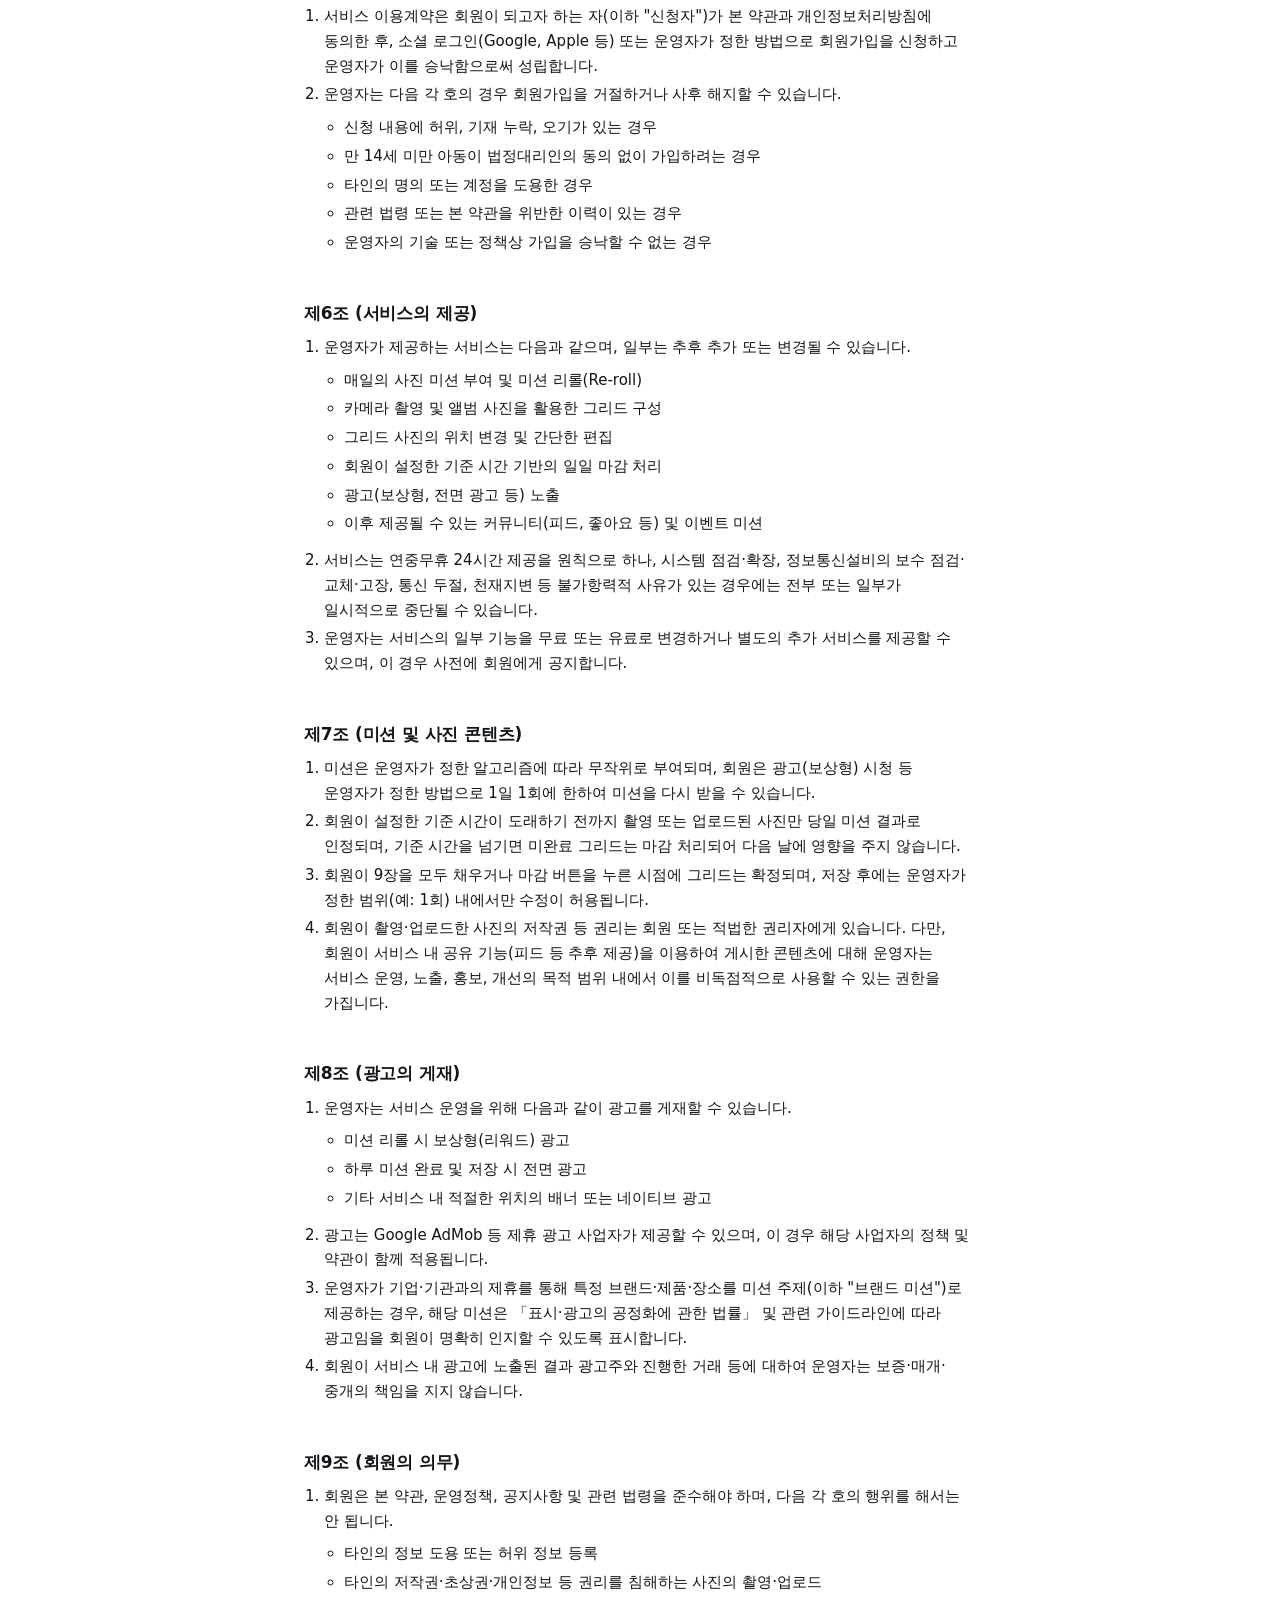
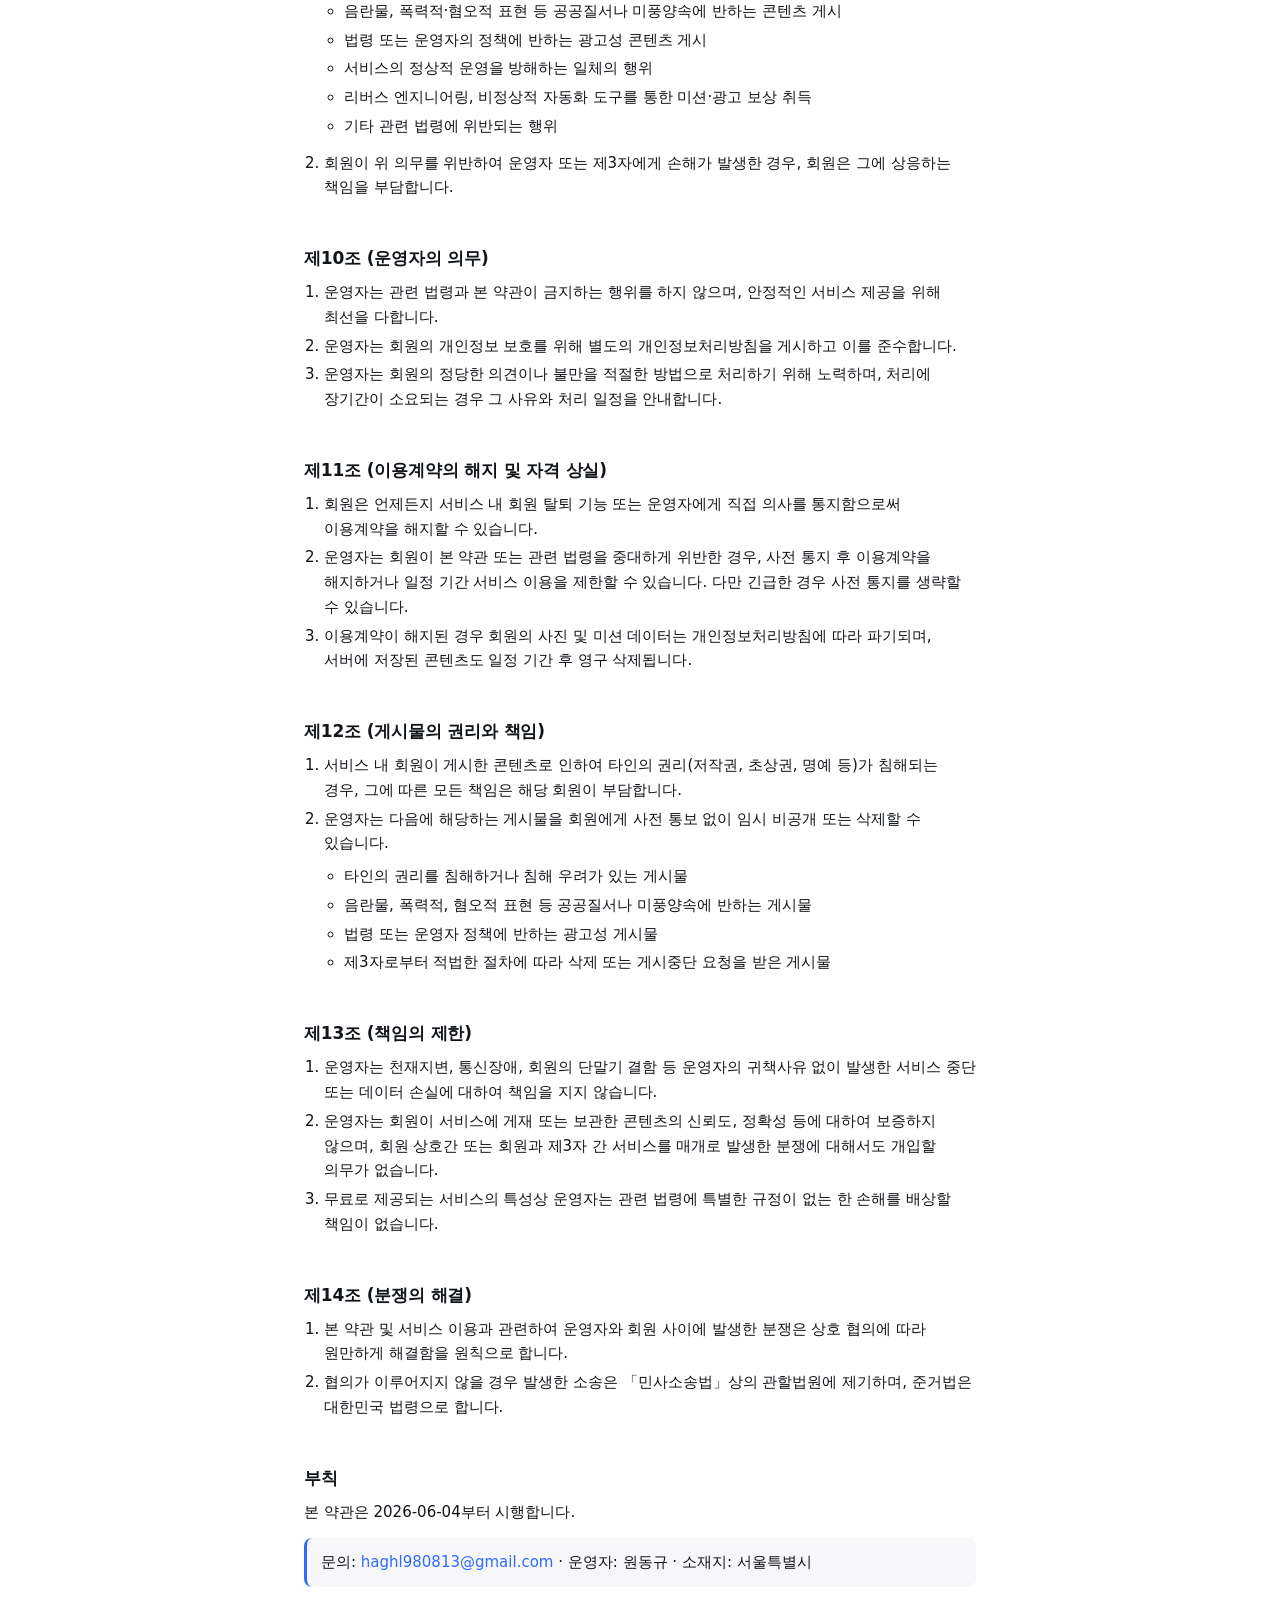
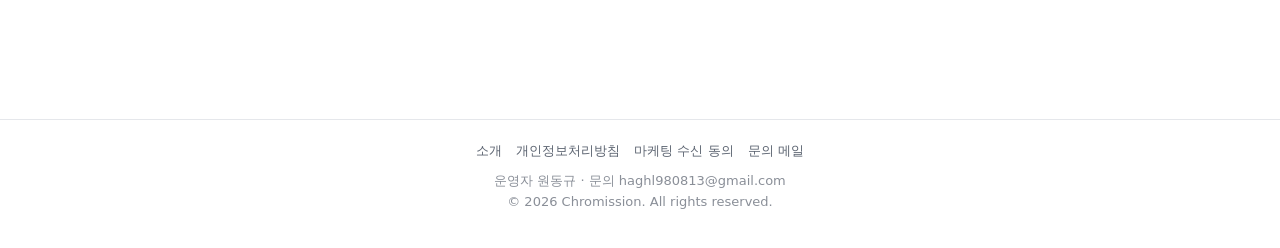
<file: terms.html>
<!doctype html>
<html lang="ko">
  <head>
    <meta charset="utf-8" />
    <meta
      name="viewport"
      content="width=device-width, initial-scale=1, viewport-fit=cover"
    />
    <meta
      name="theme-color"
      content="#ffffff"
      media="(prefers-color-scheme: light)"
    />
    <meta
      name="theme-color"
      content="#0e1014"
      media="(prefers-color-scheme: dark)"
    />
    <title>이용약관 · Chromission</title>
    <meta name="description" content="Chromission 서비스 이용약관." />
    <link rel="canonical" href="https://chromission.com/terms.html" />
    <link rel="alternate" hreflang="ko" href="https://chromission.com/terms.html" />
    <link rel="alternate" hreflang="en" href="https://chromission.com/en/terms.html" />
    <link rel="alternate" hreflang="x-default" href="https://chromission.com/en/terms.html" />
    <meta name="robots" content="index, follow" />
    <link rel="icon" type="image/png" sizes="32x32" href="/favicon-32.png" />
    <link rel="icon" type="image/png" sizes="16x16" href="/favicon-16.png" />
    <link rel="apple-touch-icon" sizes="180x180" href="/apple-touch-icon.png" />
    <meta property="og:type" content="article" />
    <meta property="og:site_name" content="Chromission" />
    <meta property="og:title" content="이용약관 · Chromission" />
    <meta property="og:description" content="Chromission 서비스 이용약관." />
    <meta property="og:url" content="https://chromission.com/terms.html" />
    <meta property="og:image" content="https://chromission.com/og-image.png" />
    <meta property="og:locale" content="ko_KR" />
    <meta property="og:locale:alternate" content="en_US" />
    <link rel="stylesheet" href="styles.css" />
    <script type="application/ld+json">
{
  "@context": "https://schema.org",
  "@graph": [
    {
      "@type": "WebPage",
      "@id": "https://chromission.com/terms.html#webpage",
      "url": "https://chromission.com/terms.html",
      "name": "이용약관 · Chromission",
      "inLanguage": "ko",
      "isPartOf": { "@id": "https://chromission.com/#website" },
      "about": { "@id": "https://chromission.com/#app" }
    },
    {
      "@type": "BreadcrumbList",
      "itemListElement": [
        { "@type": "ListItem", "position": 1, "name": "홈", "item": "https://chromission.com/" },
        { "@type": "ListItem", "position": 2, "name": "이용약관", "item": "https://chromission.com/terms.html" }
      ]
    }
  ]
}
    </script>
  </head>
  <body>
    <main id="main" class="container doc">
      <div class="lang-toggle" role="group" aria-label="언어 선택">
        <a href="/terms.html" aria-current="true">KR</a>
        <span class="sep" aria-hidden="true">/</span>
        <a href="/en/terms.html">EN</a>
      </div>
      <h1>이용약관</h1>
      <p class="meta">
        시행일: <strong>2026-06-04</strong> · 최종 갱신:
        2026-06-04
      </p>

      <nav class="toc" aria-label="목차">
        <h2>목차</h2>
        <ol>
          <li><a href="#a1">제1조 (목적)</a></li>
          <li><a href="#a2">제2조 (용어의 정의)</a></li>
          <li><a href="#a3">제3조 (약관의 게시와 개정)</a></li>
          <li><a href="#a4">제4조 (약관의 해석)</a></li>
          <li><a href="#a5">제5조 (이용계약의 성립)</a></li>
          <li><a href="#a6">제6조 (서비스의 제공)</a></li>
          <li><a href="#a7">제7조 (미션 및 사진 콘텐츠)</a></li>
          <li><a href="#a8">제8조 (광고의 게재)</a></li>
          <li><a href="#a9">제9조 (회원의 의무)</a></li>
          <li><a href="#a10">제10조 (운영자의 의무)</a></li>
          <li><a href="#a11">제11조 (이용계약의 해지)</a></li>
          <li><a href="#a12">제12조 (게시물의 권리와 책임)</a></li>
          <li><a href="#a13">제13조 (책임의 제한)</a></li>
          <li><a href="#a14">제14조 (분쟁의 해결)</a></li>
          <li><a href="#bu">부칙</a></li>
        </ol>
      </nav>

      <section id="a1">
        <h2>제1조 (목적)</h2>
        <p>
          본 약관은 원동규(이하 "운영자")가 제공하는 모바일 애플리케이션
          "Chromission" (이하 "서비스")의 이용과 관련하여, 운영자와 회원 간의
          권리, 의무 및 책임 사항, 기타 필요한 사항을 규정함을 목적으로 합니다.
        </p>
      </section>

      <section id="a2">
        <h2>제2조 (용어의 정의)</h2>
        <ol>
          <li>
            <strong>"서비스"</strong>란 운영자가 제공하는 데일리 사진 미션 앱
            Chromission과 이에 부수하는 모든 기능을 말합니다.
          </li>
          <li>
            <strong>"회원"</strong>이란 본 약관에 동의하고 운영자와 이용계약을
            체결한 자를 말합니다.
          </li>
          <li>
            <strong>"미션"</strong>이란 매일 회원에게 제공되는 촬영 주제(색상,
            사물, 장소, 브랜드, 글자/타이포그래피 등)를 말합니다.
          </li>
          <li>
            <strong>"그리드"</strong>란 회원이 미션을 수행하며 수집한 사진을
            모아 구성하는 최대 9칸의 보드를 말합니다.
          </li>
          <li>
            <strong>"콘텐츠"</strong>란 회원이 서비스 내에서 촬영, 업로드, 편집,
            저장, 공유하는 사진 및 부수 정보(미션 결과, 그리드 등)를 말합니다.
          </li>
        </ol>
      </section>

      <section id="a3">
        <h2>제3조 (약관의 게시와 개정)</h2>
        <ol>
          <li>
            운영자는 본 약관의 내용을 회원이 쉽게 알 수 있도록 서비스 초기 화면
            또는 연결화면을 통하여 게시합니다.
          </li>
          <li>
            운영자는 「약관의 규제에 관한 법률」, 「정보통신망 이용촉진 및
            정보보호 등에 관한 법률」 등 관련 법령을 위배하지 않는 범위에서 본
            약관을 개정할 수 있습니다.
          </li>
          <li>
            운영자가 약관을 개정할 경우에는 적용일자 및 개정사유를 명시하여
            시행일 7일 전부터 서비스 내 공지사항 등을 통해 공지합니다. 다만
            회원에게 불리한 개정의 경우에는 적용일자 30일 이전부터 공지하며,
            이메일·앱 푸시 등 회원이 인지하기 쉬운 방법으로 추가 통지합니다.
          </li>
          <li>
            회원이 개정약관 시행일 이후에도 서비스를 계속 이용하는 경우
            개정약관에 동의한 것으로 봅니다. 개정약관에 동의하지 않는 회원은
            이용계약을 해지할 수 있습니다.
          </li>
        </ol>
      </section>

      <section id="a4">
        <h2>제4조 (약관의 해석)</h2>
        <p>
          본 약관에서 정하지 아니한 사항이나 해석에 다툼이 있는 경우, 관련 법령
          또는 일반 상관례에 따릅니다.
        </p>
      </section>

      <section id="a5">
        <h2>제5조 (이용계약의 성립)</h2>
        <ol>
          <li>
            서비스 이용계약은 회원이 되고자 하는 자(이하 "신청자")가 본 약관과
            개인정보처리방침에 동의한 후, 소셜 로그인(Google, Apple 등) 또는
            운영자가 정한 방법으로 회원가입을 신청하고 운영자가 이를
            승낙함으로써 성립합니다.
          </li>
          <li>
            운영자는 다음 각 호의 경우 회원가입을 거절하거나 사후 해지할 수
            있습니다.
            <ul>
              <li>신청 내용에 허위, 기재 누락, 오기가 있는 경우</li>
              <li>
                만 14세 미만 아동이 법정대리인의 동의 없이 가입하려는 경우
              </li>
              <li>타인의 명의 또는 계정을 도용한 경우</li>
              <li>관련 법령 또는 본 약관을 위반한 이력이 있는 경우</li>
              <li>운영자의 기술 또는 정책상 가입을 승낙할 수 없는 경우</li>
            </ul>
          </li>
        </ol>
      </section>

      <section id="a6">
        <h2>제6조 (서비스의 제공)</h2>
        <ol>
          <li>
            운영자가 제공하는 서비스는 다음과 같으며, 일부는 추후 추가 또는
            변경될 수 있습니다.
            <ul>
              <li>매일의 사진 미션 부여 및 미션 리롤(Re-roll)</li>
              <li>카메라 촬영 및 앨범 사진을 활용한 그리드 구성</li>
              <li>그리드 사진의 위치 변경 및 간단한 편집</li>
              <li>회원이 설정한 기준 시간 기반의 일일 마감 처리</li>
              <li>광고(보상형, 전면 광고 등) 노출</li>
              <li>
                이후 제공될 수 있는 커뮤니티(피드, 좋아요 등) 및 이벤트 미션
              </li>
            </ul>
          </li>
          <li>
            서비스는 연중무휴 24시간 제공을 원칙으로 하나, 시스템 점검·확장,
            정보통신설비의 보수 점검·교체·고장, 통신 두절, 천재지변 등
            불가항력적 사유가 있는 경우에는 전부 또는 일부가 일시적으로 중단될
            수 있습니다.
          </li>
          <li>
            운영자는 서비스의 일부 기능을 무료 또는 유료로 변경하거나 별도의
            추가 서비스를 제공할 수 있으며, 이 경우 사전에 회원에게 공지합니다.
          </li>
        </ol>
      </section>

      <section id="a7">
        <h2>제7조 (미션 및 사진 콘텐츠)</h2>
        <ol>
          <li>
            미션은 운영자가 정한 알고리즘에 따라 무작위로 부여되며, 회원은
            광고(보상형) 시청 등 운영자가 정한 방법으로 1일 1회에 한하여 미션을
            다시 받을 수 있습니다.
          </li>
          <li>
            회원이 설정한 기준 시간이 도래하기 전까지 촬영 또는 업로드된 사진만
            당일 미션 결과로 인정되며, 기준 시간을 넘기면 미완료 그리드는 마감
            처리되어 다음 날에 영향을 주지 않습니다.
          </li>
          <li>
            회원이 9장을 모두 채우거나 마감 버튼을 누른 시점에 그리드는
            확정되며, 저장 후에는 운영자가 정한 범위(예: 1회) 내에서만 수정이
            허용됩니다.
          </li>
          <li>
            회원이 촬영·업로드한 사진의 저작권 등 권리는 회원 또는 적법한
            권리자에게 있습니다. 다만, 회원이 서비스 내 공유 기능(피드 등 추후
            제공)을 이용하여 게시한 콘텐츠에 대해 운영자는 서비스 운영, 노출,
            홍보, 개선의 목적 범위 내에서 이를 비독점적으로 사용할 수 있는
            권한을 가집니다.
          </li>
        </ol>
      </section>

      <section id="a8">
        <h2>제8조 (광고의 게재)</h2>
        <ol>
          <li>
            운영자는 서비스 운영을 위해 다음과 같이 광고를 게재할 수 있습니다.
            <ul>
              <li>미션 리롤 시 보상형(리워드) 광고</li>
              <li>하루 미션 완료 및 저장 시 전면 광고</li>
              <li>기타 서비스 내 적절한 위치의 배너 또는 네이티브 광고</li>
            </ul>
          </li>
          <li>
            광고는 Google AdMob 등 제휴 광고 사업자가 제공할 수 있으며, 이 경우
            해당 사업자의 정책 및 약관이 함께 적용됩니다.
          </li>
          <li>
            운영자가 기업·기관과의 제휴를 통해 특정 브랜드·제품·장소를 미션
            주제(이하 "브랜드 미션")로 제공하는 경우, 해당 미션은 「표시·광고의
            공정화에 관한 법률」 및 관련 가이드라인에 따라 광고임을 회원이
            명확히 인지할 수 있도록 표시합니다.
          </li>
          <li>
            회원이 서비스 내 광고에 노출된 결과 광고주와 진행한 거래 등에 대하여
            운영자는 보증·매개·중개의 책임을 지지 않습니다.
          </li>
        </ol>
      </section>

      <section id="a9">
        <h2>제9조 (회원의 의무)</h2>
        <ol>
          <li>
            회원은 본 약관, 운영정책, 공지사항 및 관련 법령을 준수해야 하며,
            다음 각 호의 행위를 해서는 안 됩니다.
            <ul>
              <li>타인의 정보 도용 또는 허위 정보 등록</li>
              <li>
                타인의 저작권·초상권·개인정보 등 권리를 침해하는 사진의
                촬영·업로드
              </li>
              <li>
                음란물, 폭력적·혐오적 표현 등 공공질서나 미풍양속에 반하는
                콘텐츠 게시
              </li>
              <li>법령 또는 운영자의 정책에 반하는 광고성 콘텐츠 게시</li>
              <li>서비스의 정상적 운영을 방해하는 일체의 행위</li>
              <li>
                리버스 엔지니어링, 비정상적 자동화 도구를 통한 미션·광고 보상
                취득
              </li>
              <li>기타 관련 법령에 위반되는 행위</li>
            </ul>
          </li>
          <li>
            회원이 위 의무를 위반하여 운영자 또는 제3자에게 손해가 발생한 경우,
            회원은 그에 상응하는 책임을 부담합니다.
          </li>
        </ol>
      </section>

      <section id="a10">
        <h2>제10조 (운영자의 의무)</h2>
        <ol>
          <li>
            운영자는 관련 법령과 본 약관이 금지하는 행위를 하지 않으며, 안정적인
            서비스 제공을 위해 최선을 다합니다.
          </li>
          <li>
            운영자는 회원의 개인정보 보호를 위해 별도의 개인정보처리방침을
            게시하고 이를 준수합니다.
          </li>
          <li>
            운영자는 회원의 정당한 의견이나 불만을 적절한 방법으로 처리하기 위해
            노력하며, 처리에 장기간이 소요되는 경우 그 사유와 처리 일정을
            안내합니다.
          </li>
        </ol>
      </section>

      <section id="a11">
        <h2>제11조 (이용계약의 해지 및 자격 상실)</h2>
        <ol>
          <li>
            회원은 언제든지 서비스 내 회원 탈퇴 기능 또는 운영자에게 직접 의사를
            통지함으로써 이용계약을 해지할 수 있습니다.
          </li>
          <li>
            운영자는 회원이 본 약관 또는 관련 법령을 중대하게 위반한 경우, 사전
            통지 후 이용계약을 해지하거나 일정 기간 서비스 이용을 제한할 수
            있습니다. 다만 긴급한 경우 사전 통지를 생략할 수 있습니다.
          </li>
          <li>
            이용계약이 해지된 경우 회원의 사진 및 미션 데이터는
            개인정보처리방침에 따라 파기되며, 서버에 저장된 콘텐츠도 일정 기간
            후 영구 삭제됩니다.
          </li>
        </ol>
      </section>

      <section id="a12">
        <h2>제12조 (게시물의 권리와 책임)</h2>
        <ol>
          <li>
            서비스 내 회원이 게시한 콘텐츠로 인하여 타인의 권리(저작권, 초상권,
            명예 등)가 침해되는 경우, 그에 따른 모든 책임은 해당 회원이
            부담합니다.
          </li>
          <li>
            운영자는 다음에 해당하는 게시물을 회원에게 사전 통보 없이 임시
            비공개 또는 삭제할 수 있습니다.
            <ul>
              <li>타인의 권리를 침해하거나 침해 우려가 있는 게시물</li>
              <li>
                음란물, 폭력적, 혐오적 표현 등 공공질서나 미풍양속에 반하는
                게시물
              </li>
              <li>법령 또는 운영자 정책에 반하는 광고성 게시물</li>
              <li>
                제3자로부터 적법한 절차에 따라 삭제 또는 게시중단 요청을 받은
                게시물
              </li>
            </ul>
          </li>
        </ol>
      </section>

      <section id="a13">
        <h2>제13조 (책임의 제한)</h2>
        <ol>
          <li>
            운영자는 천재지변, 통신장애, 회원의 단말기 결함 등 운영자의 귀책사유
            없이 발생한 서비스 중단 또는 데이터 손실에 대하여 책임을 지지
            않습니다.
          </li>
          <li>
            운영자는 회원이 서비스에 게재 또는 보관한 콘텐츠의 신뢰도, 정확성
            등에 대하여 보증하지 않으며, 회원 상호간 또는 회원과 제3자 간
            서비스를 매개로 발생한 분쟁에 대해서도 개입할 의무가 없습니다.
          </li>
          <li>
            무료로 제공되는 서비스의 특성상 운영자는 관련 법령에 특별한 규정이
            없는 한 손해를 배상할 책임이 없습니다.
          </li>
        </ol>
      </section>

      <section id="a14">
        <h2>제14조 (분쟁의 해결)</h2>
        <ol>
          <li>
            본 약관 및 서비스 이용과 관련하여 운영자와 회원 사이에 발생한 분쟁은
            상호 협의에 따라 원만하게 해결함을 원칙으로 합니다.
          </li>
          <li>
            협의가 이루어지지 않을 경우 발생한 소송은 「민사소송법」상의
            관할법원에 제기하며, 준거법은 대한민국 법령으로 합니다.
          </li>
        </ol>
      </section>

      <section id="bu">
        <h2>부칙</h2>
        <p>
          본 약관은 2026-06-04부터 시행합니다.
        </p>
        <p class="callout">
          문의:
          <a href="mailto:haghl980813@gmail.com">haghl980813@gmail.com</a> ·
          운영자: 원동규 · 소재지: 서울특별시
        </p>
      </section>
    </main>

    <footer class="site-footer" role="contentinfo">
      <div class="links">
        <a href="index.html">소개</a>
        <a href="privacy.html">개인정보처리방침</a>
        <a href="marketing-consent.html">마케팅 수신 동의</a>
        <a href="mailto:haghl980813@gmail.com">문의 메일</a>
      </div>
      <div>운영자 원동규 · 문의 haghl980813@gmail.com</div>
      <div>© <span id="year">2026</span> Chromission. All rights reserved.</div>
    </footer>

    <script>
      document.getElementById("year").textContent = new Date().getFullYear();
    </script>
  </body>
</html>
</file>
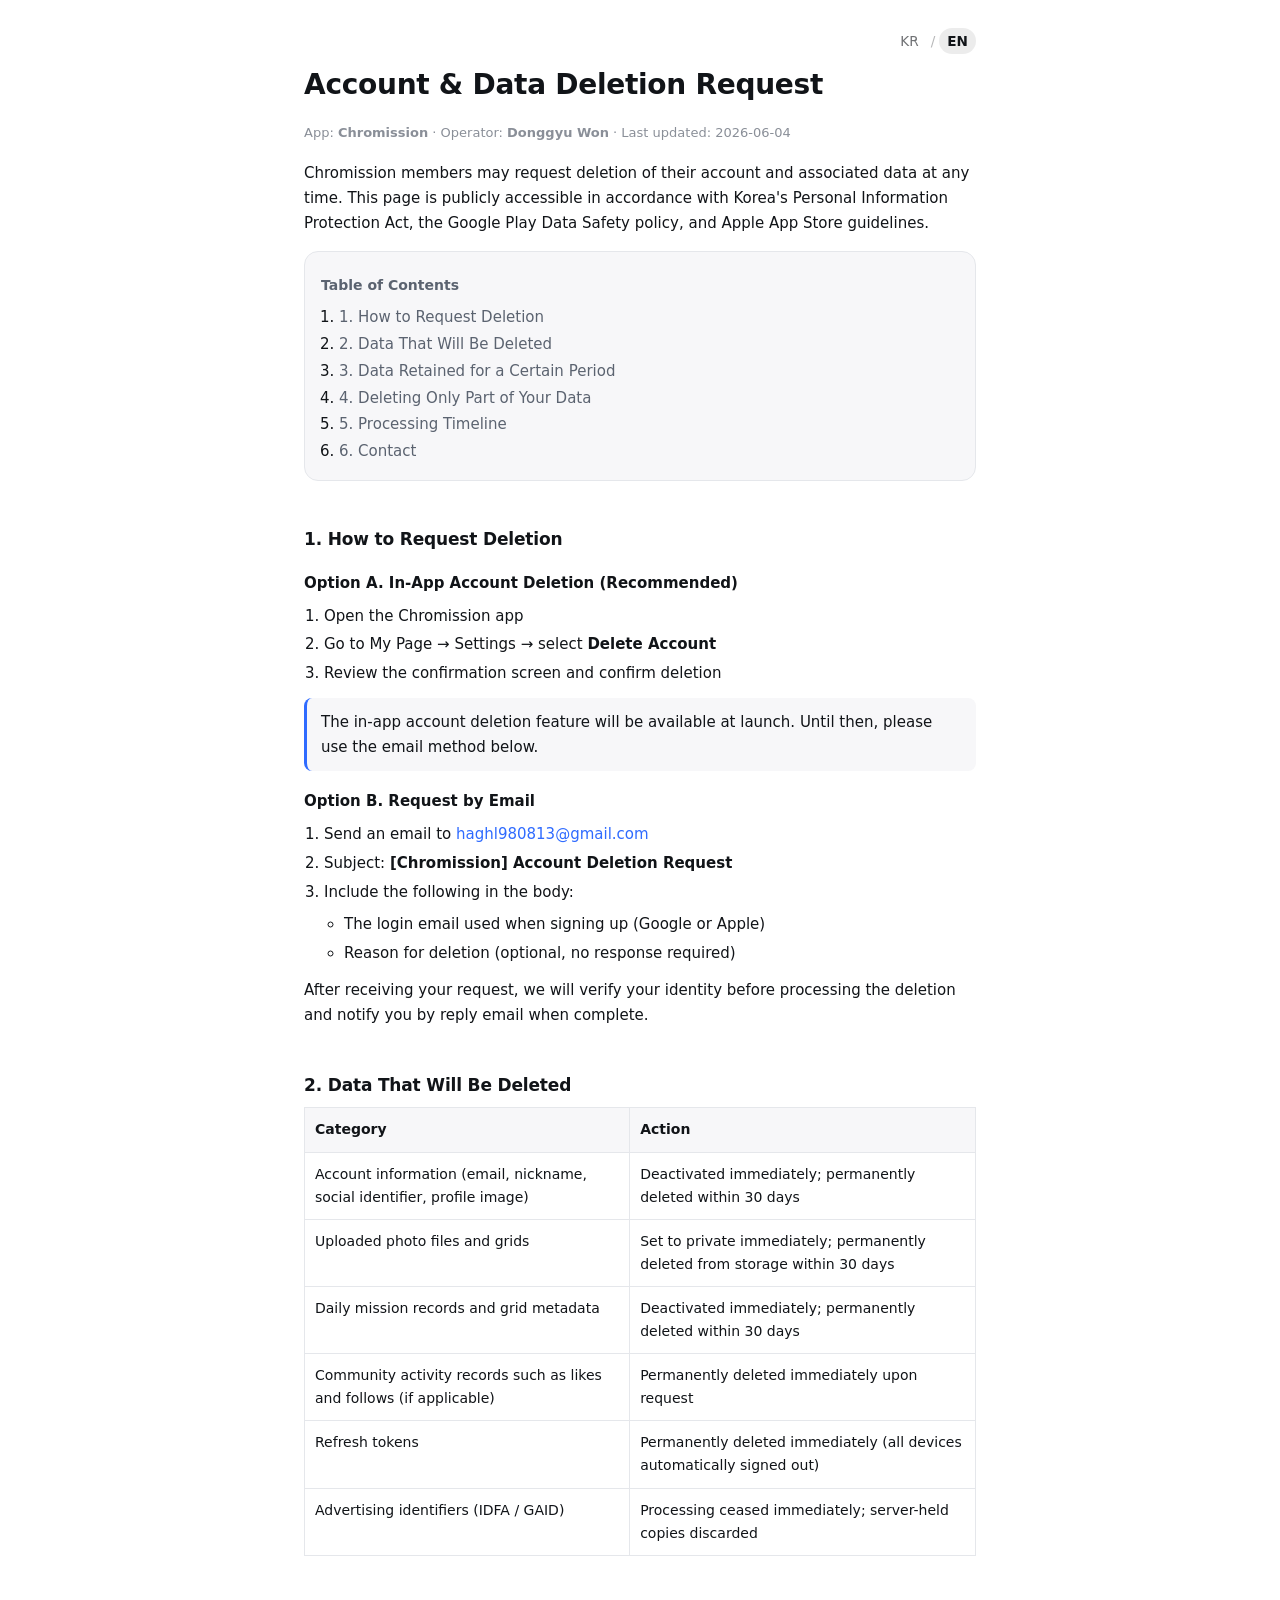
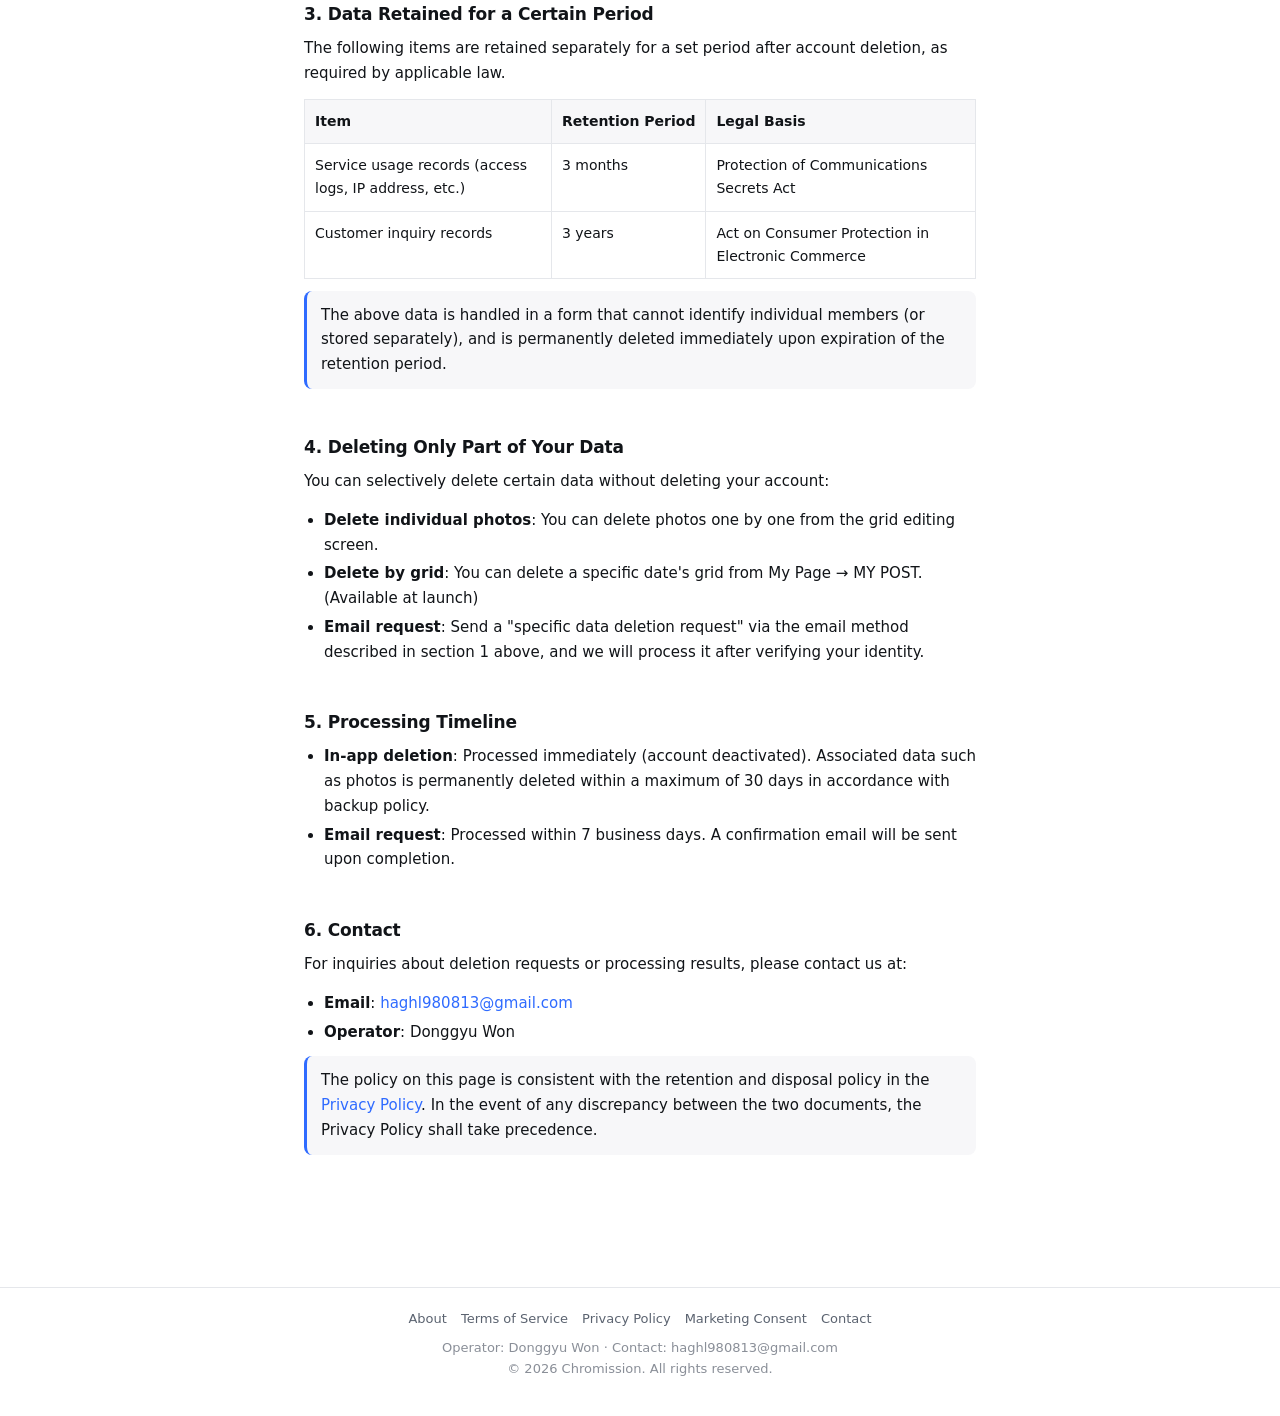
<file: en/account-deletion.html>
<!doctype html>
<html lang="en">
  <head>
    <meta charset="utf-8" />
    <meta
      name="viewport"
      content="width=device-width, initial-scale=1, viewport-fit=cover"
    />
    <meta
      name="theme-color"
      content="#ffffff"
      media="(prefers-color-scheme: light)"
    />
    <meta
      name="theme-color"
      content="#0e1014"
      media="(prefers-color-scheme: dark)"
    />
    <title>Account &amp; Data Deletion Request · Chromission</title>
    <meta
      name="description"
      content="How to request deletion of your Chromission account and data, and our data retention policy."
    />
    <link rel="canonical" href="https://chromission.com/en/account-deletion.html" />
    <link rel="alternate" hreflang="ko" href="https://chromission.com/account-deletion.html" />
    <link rel="alternate" hreflang="en" href="https://chromission.com/en/account-deletion.html" />
    <link rel="alternate" hreflang="x-default" href="https://chromission.com/en/account-deletion.html" />
    <meta name="robots" content="index, follow" />
    <link rel="icon" type="image/png" sizes="32x32" href="/favicon-32.png" />
    <link rel="icon" type="image/png" sizes="16x16" href="/favicon-16.png" />
    <link rel="apple-touch-icon" sizes="180x180" href="/apple-touch-icon.png" />
    <meta property="og:type" content="article" />
    <meta property="og:site_name" content="Chromission" />
    <meta property="og:title" content="Account &amp; Data Deletion Request · Chromission" />
    <meta
      property="og:description"
      content="How to request deletion of your Chromission account and data, and our data retention policy."
    />
    <meta
      property="og:url"
      content="https://chromission.com/en/account-deletion.html"
    />
    <meta property="og:image" content="https://chromission.com/og-image.png" />
    <meta property="og:locale" content="en_US" />
    <meta property="og:locale:alternate" content="ko_KR" />
    <link rel="stylesheet" href="/styles.css" />
    <script type="application/ld+json">
{
  "@context": "https://schema.org",
  "@graph": [
    {
      "@type": "WebPage",
      "@id": "https://chromission.com/en/account-deletion.html#webpage",
      "url": "https://chromission.com/en/account-deletion.html",
      "name": "Account & Data Deletion Request · Chromission",
      "inLanguage": "en",
      "isPartOf": { "@id": "https://chromission.com/#website" },
      "about": { "@id": "https://chromission.com/#app" }
    },
    {
      "@type": "BreadcrumbList",
      "itemListElement": [
        { "@type": "ListItem", "position": 1, "name": "Home", "item": "https://chromission.com/en/" },
        { "@type": "ListItem", "position": 2, "name": "Account & Data Deletion Request", "item": "https://chromission.com/en/account-deletion.html" }
      ]
    }
  ]
}
    </script>
  </head>
  <body>
    <main id="main" class="container doc">
      <div class="lang-toggle" role="group" aria-label="Language">
        <a href="/account-deletion.html">KR</a>
        <span class="sep" aria-hidden="true">/</span>
        <a href="/en/account-deletion.html" aria-current="true">EN</a>
      </div>
      <h1>Account &amp; Data Deletion Request</h1>
      <p class="meta">
        App: <strong>Chromission</strong> · Operator: <strong>Donggyu Won</strong> ·
        Last updated: 2026-06-04
      </p>

      <p>
        Chromission members may request deletion of their account and associated
        data at any time. This page is publicly accessible in accordance with
        Korea's Personal Information Protection Act, the Google Play Data Safety
        policy, and Apple App Store guidelines.
      </p>

      <nav class="toc" aria-label="Table of Contents">
        <h2>Table of Contents</h2>
        <ol>
          <li><a href="#how">1. How to Request Deletion</a></li>
          <li><a href="#what">2. Data That Will Be Deleted</a></li>
          <li><a href="#kept">3. Data Retained for a Certain Period</a></li>
          <li><a href="#partial">4. Deleting Only Part of Your Data</a></li>
          <li><a href="#timeline">5. Processing Timeline</a></li>
          <li><a href="#contact">6. Contact</a></li>
        </ol>
      </nav>

      <section id="how">
        <h2>1. How to Request Deletion</h2>

        <h3>Option A. In-App Account Deletion (Recommended)</h3>
        <ol>
          <li>Open the Chromission app</li>
          <li>Go to My Page &rarr; Settings &rarr; select <strong>Delete Account</strong></li>
          <li>Review the confirmation screen and confirm deletion</li>
        </ol>
        <p class="callout">
          The in-app account deletion feature will be available at launch. Until
          then, please use the email method below.
        </p>

        <h3>Option B. Request by Email</h3>
        <ol>
          <li>
            Send an email to
            <a href="mailto:haghl980813@gmail.com?subject=%5BChromission%5D%20Account%20Deletion%20Request&amp;body=Login%20email%20used%20at%20sign-up%3A%20%0AReason%20for%20deletion%20(optional)%3A%20%0A">haghl980813@gmail.com</a>
          </li>
          <li>Subject: <strong>[Chromission] Account Deletion Request</strong></li>
          <li>
            Include the following in the body:
            <ul>
              <li>The login email used when signing up (Google or Apple)</li>
              <li>Reason for deletion (optional, no response required)</li>
            </ul>
          </li>
        </ol>
        <p>
          After receiving your request, we will verify your identity before
          processing the deletion and notify you by reply email when complete.
        </p>
      </section>

      <section id="what">
        <h2>2. Data That Will Be Deleted</h2>
        <table class="simple">
          <thead>
            <tr>
              <th scope="col">Category</th>
              <th scope="col">Action</th>
            </tr>
          </thead>
          <tbody>
            <tr>
              <td>Account information (email, nickname, social identifier, profile image)</td>
              <td>Deactivated immediately; permanently deleted within 30 days</td>
            </tr>
            <tr>
              <td>Uploaded photo files and grids</td>
              <td>Set to private immediately; permanently deleted from storage within 30 days</td>
            </tr>
            <tr>
              <td>Daily mission records and grid metadata</td>
              <td>Deactivated immediately; permanently deleted within 30 days</td>
            </tr>
            <tr>
              <td>Community activity records such as likes and follows (if applicable)</td>
              <td>Permanently deleted immediately upon request</td>
            </tr>
            <tr>
              <td>Refresh tokens</td>
              <td>Permanently deleted immediately (all devices automatically signed out)</td>
            </tr>
            <tr>
              <td>Advertising identifiers (IDFA / GAID)</td>
              <td>Processing ceased immediately; server-held copies discarded</td>
            </tr>
          </tbody>
        </table>
      </section>

      <section id="kept">
        <h2>3. Data Retained for a Certain Period</h2>
        <p>
          The following items are retained separately for a set period after
          account deletion, as required by applicable law.
        </p>
        <table class="simple">
          <thead>
            <tr>
              <th scope="col">Item</th>
              <th scope="col">Retention Period</th>
              <th scope="col">Legal Basis</th>
            </tr>
          </thead>
          <tbody>
            <tr>
              <td>Service usage records (access logs, IP address, etc.)</td>
              <td>3 months</td>
              <td>Protection of Communications Secrets Act</td>
            </tr>
            <tr>
              <td>Customer inquiry records</td>
              <td>3 years</td>
              <td>Act on Consumer Protection in Electronic Commerce</td>
            </tr>
          </tbody>
        </table>
        <p class="callout">
          The above data is handled in a form that cannot identify individual
          members (or stored separately), and is permanently deleted immediately
          upon expiration of the retention period.
        </p>
      </section>

      <section id="partial">
        <h2>4. Deleting Only Part of Your Data</h2>
        <p>
          You can selectively delete certain data without deleting your account:
        </p>
        <ul>
          <li>
            <strong>Delete individual photos</strong>: You can delete photos one
            by one from the grid editing screen.
          </li>
          <li>
            <strong>Delete by grid</strong>: You can delete a specific date's
            grid from My Page &rarr; MY POST. (Available at launch)
          </li>
          <li>
            <strong>Email request</strong>: Send a "specific data deletion
            request" via the email method described in section 1 above, and we
            will process it after verifying your identity.
          </li>
        </ul>
      </section>

      <section id="timeline">
        <h2>5. Processing Timeline</h2>
        <ul>
          <li>
            <strong>In-app deletion</strong>: Processed immediately (account
            deactivated). Associated data such as photos is permanently deleted
            within a maximum of 30 days in accordance with backup policy.
          </li>
          <li>
            <strong>Email request</strong>: Processed within 7 business days. A
            confirmation email will be sent upon completion.
          </li>
        </ul>
      </section>

      <section id="contact">
        <h2>6. Contact</h2>
        <p>
          For inquiries about deletion requests or processing results, please
          contact us at:
        </p>
        <ul>
          <li>
            <strong>Email</strong>:
            <a href="mailto:haghl980813@gmail.com">haghl980813@gmail.com</a>
          </li>
          <li><strong>Operator</strong>: Donggyu Won</li>
        </ul>
        <p class="callout">
          The policy on this page is consistent with the retention and disposal
          policy in the
          <a href="/en/privacy.html">Privacy Policy</a>. In the event of any
          discrepancy between the two documents, the Privacy Policy shall take
          precedence.
        </p>
      </section>
    </main>

    <footer class="site-footer" role="contentinfo">
      <div class="links">
        <a href="/en/index.html">About</a>
        <a href="/en/terms.html">Terms of Service</a>
        <a href="/en/privacy.html">Privacy Policy</a>
        <a href="/en/marketing-consent.html">Marketing Consent</a>
        <a href="mailto:haghl980813@gmail.com">Contact</a>
      </div>
      <div>Operator: Donggyu Won &middot; Contact: haghl980813@gmail.com</div>
      <div>&copy; <span id="year">2026</span> Chromission. All rights reserved.</div>
    </footer>

    <script>
      document.getElementById("year").textContent = new Date().getFullYear();
    </script>
  </body>
</html>
</file>
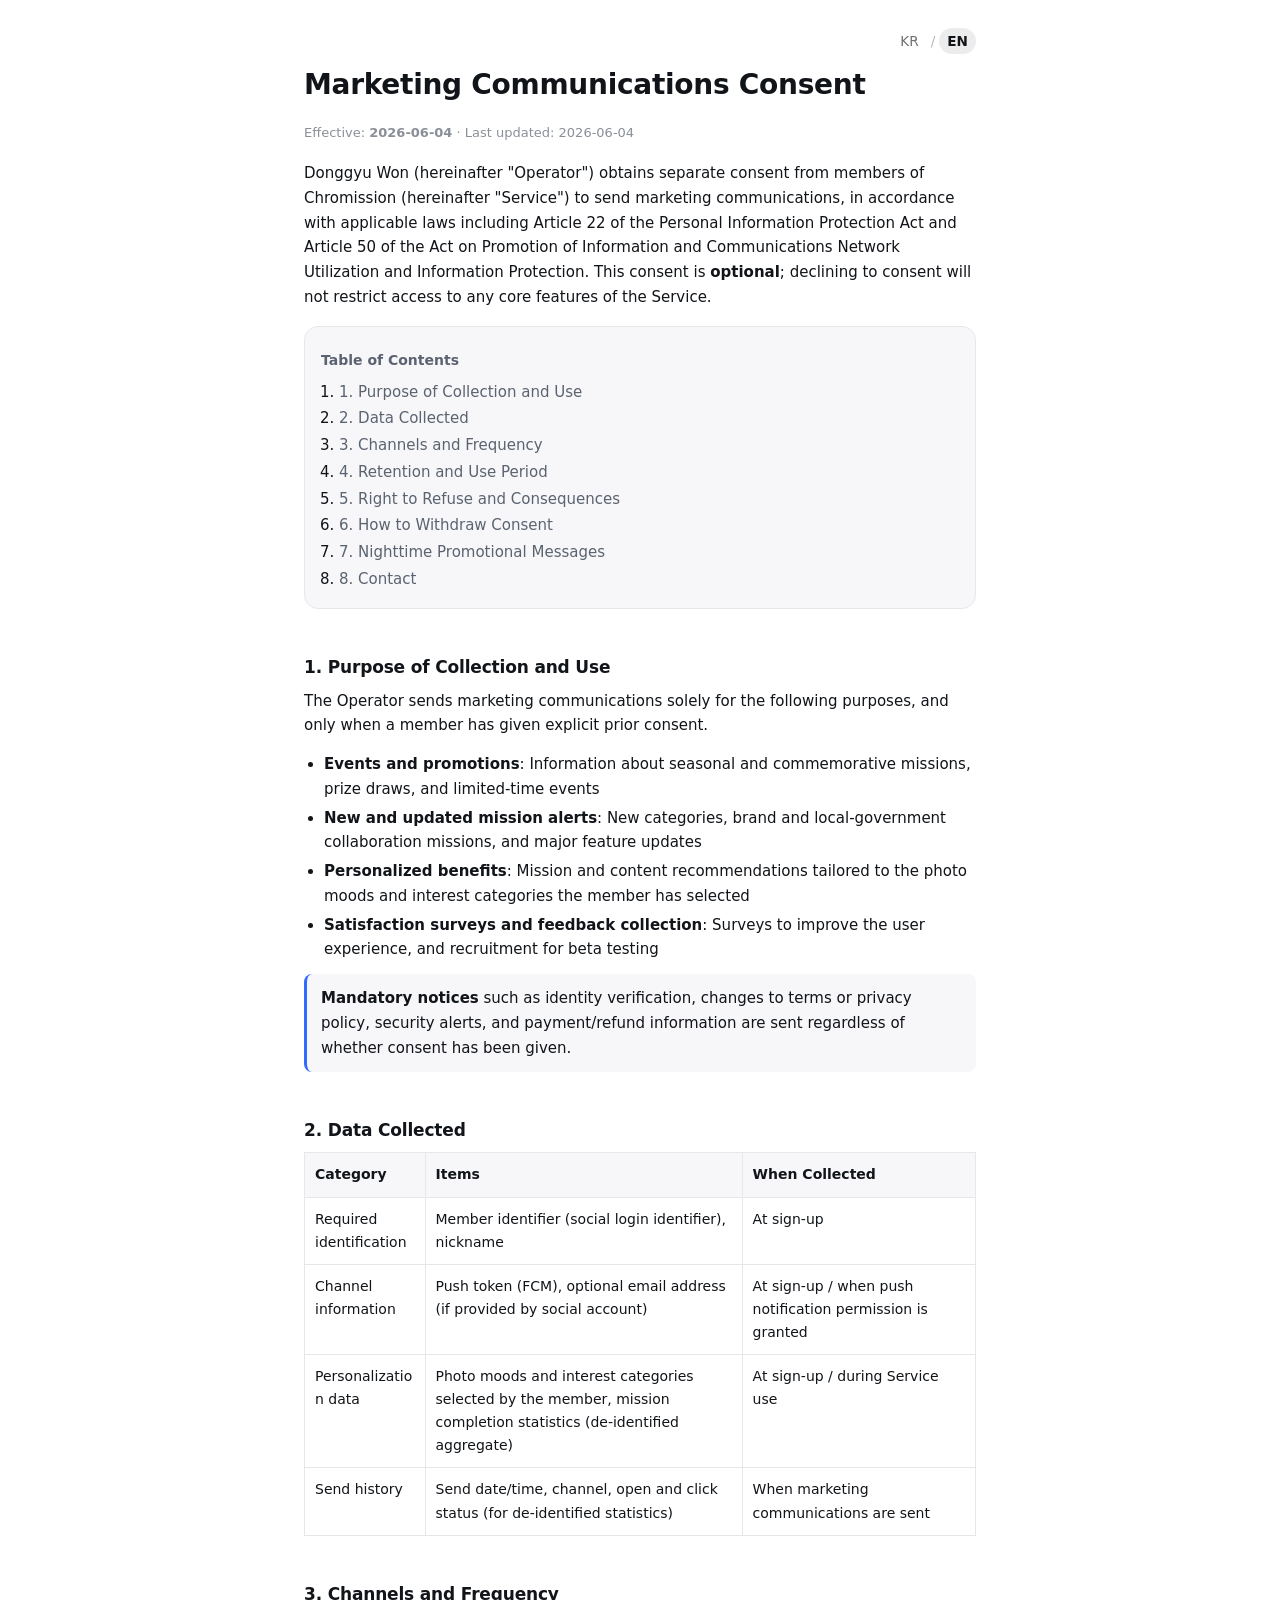
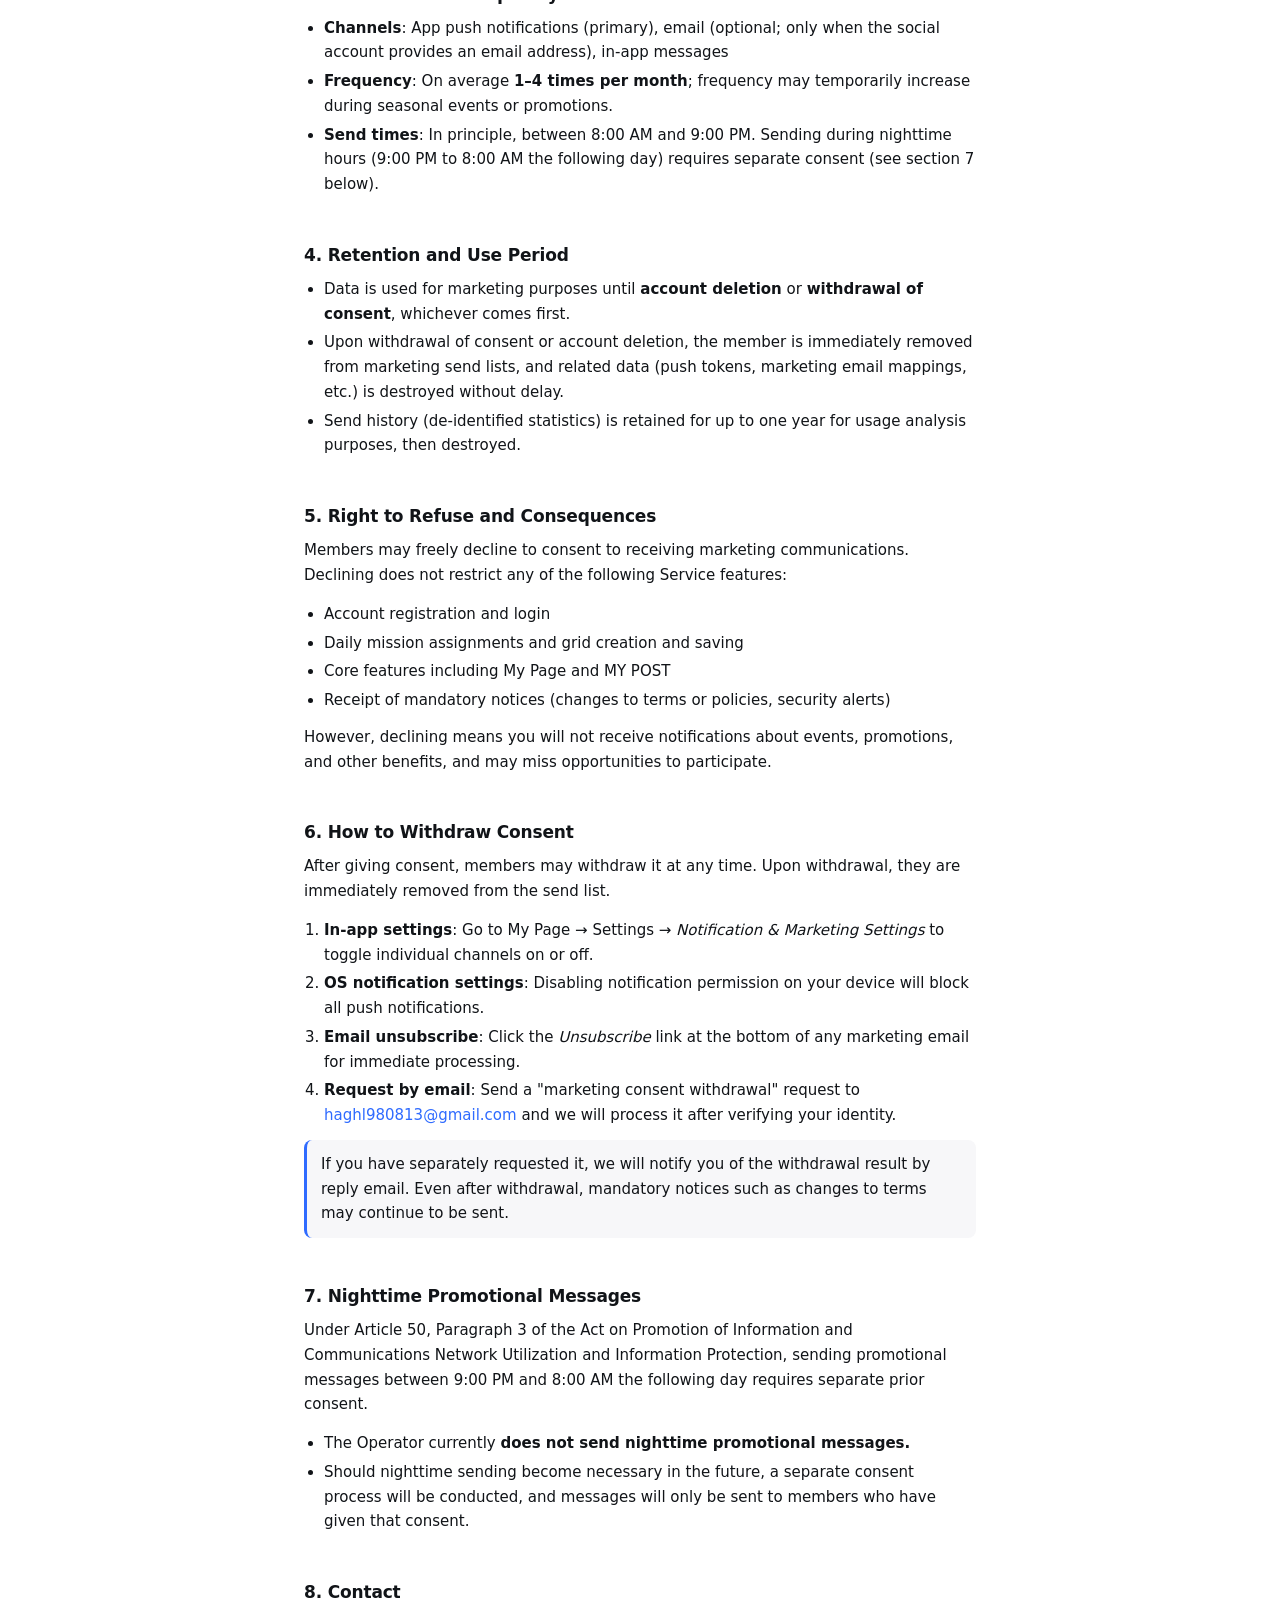
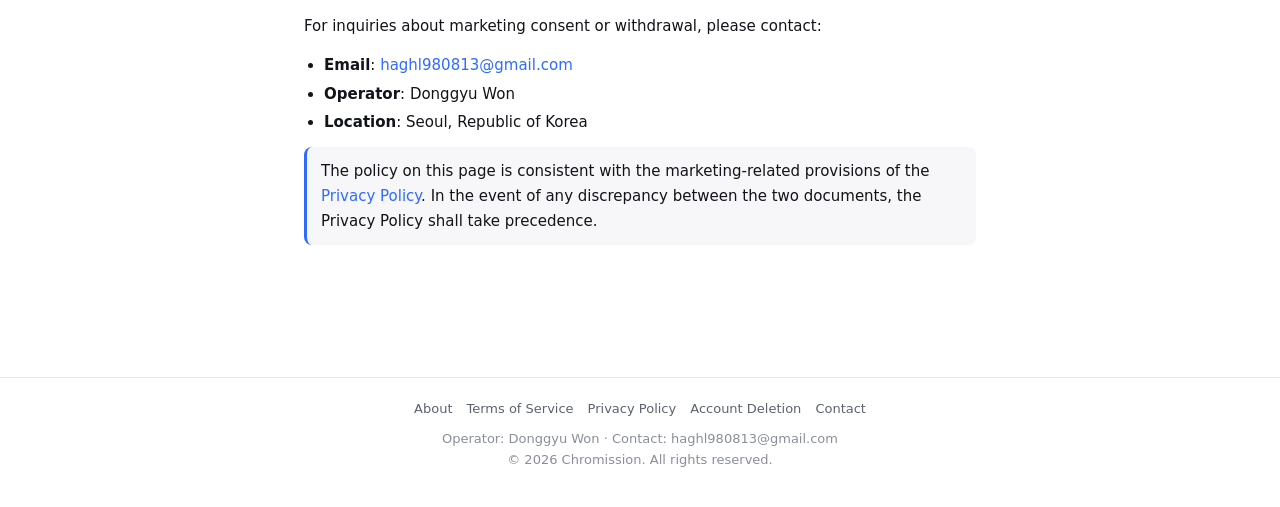
<file: en/marketing-consent.html>
<!doctype html>
<html lang="en">
  <head>
    <meta charset="utf-8" />
    <meta
      name="viewport"
      content="width=device-width, initial-scale=1, viewport-fit=cover"
    />
    <meta
      name="theme-color"
      content="#ffffff"
      media="(prefers-color-scheme: light)"
    />
    <meta
      name="theme-color"
      content="#0e1014"
      media="(prefers-color-scheme: dark)"
    />
    <title>Marketing Communications Consent · Chromission</title>
    <meta
      name="description"
      content="Details on Chromission's marketing communications consent: purpose, data collected, channels, retention period, and how to withdraw consent."
    />
    <link rel="canonical" href="https://chromission.com/en/marketing-consent.html" />
    <link rel="alternate" hreflang="ko" href="https://chromission.com/marketing-consent.html" />
    <link rel="alternate" hreflang="en" href="https://chromission.com/en/marketing-consent.html" />
    <link rel="alternate" hreflang="x-default" href="https://chromission.com/en/marketing-consent.html" />
    <meta name="robots" content="index, follow" />
    <link rel="icon" type="image/png" sizes="32x32" href="/favicon-32.png" />
    <link rel="icon" type="image/png" sizes="16x16" href="/favicon-16.png" />
    <link rel="apple-touch-icon" sizes="180x180" href="/apple-touch-icon.png" />
    <meta property="og:type" content="article" />
    <meta property="og:site_name" content="Chromission" />
    <meta property="og:title" content="Marketing Communications Consent · Chromission" />
    <meta
      property="og:description"
      content="Details on Chromission's marketing communications consent: purpose, data collected, channels, retention period, and how to withdraw consent."
    />
    <meta
      property="og:url"
      content="https://chromission.com/en/marketing-consent.html"
    />
    <meta property="og:image" content="https://chromission.com/og-image.png" />
    <meta property="og:locale" content="en_US" />
    <meta property="og:locale:alternate" content="ko_KR" />
    <link rel="stylesheet" href="/styles.css" />
    <script type="application/ld+json">
{
  "@context": "https://schema.org",
  "@graph": [
    {
      "@type": "WebPage",
      "@id": "https://chromission.com/en/marketing-consent.html#webpage",
      "url": "https://chromission.com/en/marketing-consent.html",
      "name": "Marketing Communications Consent · Chromission",
      "inLanguage": "en",
      "isPartOf": { "@id": "https://chromission.com/#website" },
      "about": { "@id": "https://chromission.com/#app" }
    },
    {
      "@type": "BreadcrumbList",
      "itemListElement": [
        { "@type": "ListItem", "position": 1, "name": "Home", "item": "https://chromission.com/en/" },
        { "@type": "ListItem", "position": 2, "name": "Marketing Communications Consent", "item": "https://chromission.com/en/marketing-consent.html" }
      ]
    }
  ]
}
    </script>
  </head>
  <body>
    <main id="main" class="container doc">
      <div class="lang-toggle" role="group" aria-label="Language">
        <a href="/marketing-consent.html">KR</a>
        <span class="sep" aria-hidden="true">/</span>
        <a href="/en/marketing-consent.html" aria-current="true">EN</a>
      </div>
      <h1>Marketing Communications Consent</h1>
      <p class="meta">
        Effective: <strong>2026-06-04</strong> · Last updated:
        2026-06-04
      </p>

      <p>
        Donggyu Won (hereinafter "Operator") obtains separate consent from
        members of Chromission (hereinafter "Service") to send marketing
        communications, in accordance with applicable laws including Article 22
        of the Personal Information Protection Act and Article 50 of the Act on
        Promotion of Information and Communications Network Utilization and
        Information Protection. This consent is <strong>optional</strong>; declining
        to consent will not restrict access to any core features of the Service.
      </p>

      <nav class="toc" aria-label="Table of Contents">
        <h2>Table of Contents</h2>
        <ol>
          <li><a href="#m1">1. Purpose of Collection and Use</a></li>
          <li><a href="#m2">2. Data Collected</a></li>
          <li><a href="#m3">3. Channels and Frequency</a></li>
          <li><a href="#m4">4. Retention and Use Period</a></li>
          <li><a href="#m5">5. Right to Refuse and Consequences</a></li>
          <li><a href="#m6">6. How to Withdraw Consent</a></li>
          <li><a href="#m7">7. Nighttime Promotional Messages</a></li>
          <li><a href="#m8">8. Contact</a></li>
        </ol>
      </nav>

      <section id="m1">
        <h2>1. Purpose of Collection and Use</h2>
        <p>
          The Operator sends marketing communications solely for the following
          purposes, and only when a member has given explicit prior consent.
        </p>
        <ul>
          <li>
            <strong>Events and promotions</strong>: Information about seasonal
            and commemorative missions, prize draws, and limited-time events
          </li>
          <li>
            <strong>New and updated mission alerts</strong>: New categories,
            brand and local-government collaboration missions, and major feature
            updates
          </li>
          <li>
            <strong>Personalized benefits</strong>: Mission and content
            recommendations tailored to the photo moods and interest categories
            the member has selected
          </li>
          <li>
            <strong>Satisfaction surveys and feedback collection</strong>:
            Surveys to improve the user experience, and recruitment for beta
            testing
          </li>
        </ul>
        <p class="callout">
          <strong>Mandatory notices</strong> such as identity verification,
          changes to terms or privacy policy, security alerts, and
          payment/refund information are sent regardless of whether consent has
          been given.
        </p>
      </section>

      <section id="m2">
        <h2>2. Data Collected</h2>
        <table class="simple">
          <thead>
            <tr>
              <th scope="col">Category</th>
              <th scope="col">Items</th>
              <th scope="col">When Collected</th>
            </tr>
          </thead>
          <tbody>
            <tr>
              <td>Required identification</td>
              <td>Member identifier (social login identifier), nickname</td>
              <td>At sign-up</td>
            </tr>
            <tr>
              <td>Channel information</td>
              <td>
                Push token (FCM), optional email address (if provided by social
                account)
              </td>
              <td>At sign-up / when push notification permission is granted</td>
            </tr>
            <tr>
              <td>Personalization data</td>
              <td>
                Photo moods and interest categories selected by the member,
                mission completion statistics (de-identified aggregate)
              </td>
              <td>At sign-up / during Service use</td>
            </tr>
            <tr>
              <td>Send history</td>
              <td>Send date/time, channel, open and click status (for de-identified statistics)</td>
              <td>When marketing communications are sent</td>
            </tr>
          </tbody>
        </table>
      </section>

      <section id="m3">
        <h2>3. Channels and Frequency</h2>
        <ul>
          <li>
            <strong>Channels</strong>: App push notifications (primary), email
            (optional; only when the social account provides an email address),
            in-app messages
          </li>
          <li>
            <strong>Frequency</strong>: On average <strong>1&ndash;4 times per month</strong>;
            frequency may temporarily increase during seasonal events or promotions.
          </li>
          <li>
            <strong>Send times</strong>: In principle, between 8:00 AM and
            9:00 PM. Sending during nighttime hours (9:00 PM to 8:00 AM the
            following day) requires separate consent (see section 7 below).
          </li>
        </ul>
      </section>

      <section id="m4">
        <h2>4. Retention and Use Period</h2>
        <ul>
          <li>
            Data is used for marketing purposes until
            <strong>account deletion</strong> or <strong>withdrawal of consent</strong>,
            whichever comes first.
          </li>
          <li>
            Upon withdrawal of consent or account deletion, the member is
            immediately removed from marketing send lists, and related data
            (push tokens, marketing email mappings, etc.) is destroyed without
            delay.
          </li>
          <li>
            Send history (de-identified statistics) is retained for up to one
            year for usage analysis purposes, then destroyed.
          </li>
        </ul>
      </section>

      <section id="m5">
        <h2>5. Right to Refuse and Consequences</h2>
        <p>
          Members may freely decline to consent to receiving marketing
          communications. Declining does not restrict any of the following
          Service features:
        </p>
        <ul>
          <li>Account registration and login</li>
          <li>Daily mission assignments and grid creation and saving</li>
          <li>Core features including My Page and MY POST</li>
          <li>Receipt of mandatory notices (changes to terms or policies, security alerts)</li>
        </ul>
        <p>
          However, declining means you will not receive notifications about
          events, promotions, and other benefits, and may miss opportunities to
          participate.
        </p>
      </section>

      <section id="m6">
        <h2>6. How to Withdraw Consent</h2>
        <p>
          After giving consent, members may withdraw it at any time. Upon
          withdrawal, they are immediately removed from the send list.
        </p>
        <ol>
          <li>
            <strong>In-app settings</strong>: Go to My Page &rarr; Settings &rarr;
            <em>Notification &amp; Marketing Settings</em> to toggle individual
            channels on or off.
          </li>
          <li>
            <strong>OS notification settings</strong>: Disabling notification
            permission on your device will block all push notifications.
          </li>
          <li>
            <strong>Email unsubscribe</strong>: Click the
            <em>Unsubscribe</em> link at the bottom of any marketing email for
            immediate processing.
          </li>
          <li>
            <strong>Request by email</strong>: Send a "marketing consent
            withdrawal" request to
            <a
              href="mailto:haghl980813@gmail.com?subject=%5BChromission%5D%20Marketing%20Consent%20Withdrawal&amp;body=Login%20email%20used%20at%20sign-up%3A%20%0A"
              >haghl980813@gmail.com</a
            >
            and we will process it after verifying your identity.
          </li>
        </ol>
        <p class="callout">
          If you have separately requested it, we will notify you of the
          withdrawal result by reply email. Even after withdrawal, mandatory
          notices such as changes to terms may continue to be sent.
        </p>
      </section>

      <section id="m7">
        <h2>7. Nighttime Promotional Messages</h2>
        <p>
          Under Article 50, Paragraph 3 of the Act on Promotion of Information
          and Communications Network Utilization and Information Protection,
          sending promotional messages between 9:00 PM and 8:00 AM the
          following day requires separate prior consent.
        </p>
        <ul>
          <li>
            The Operator currently <strong>does not send nighttime promotional messages.</strong>
          </li>
          <li>
            Should nighttime sending become necessary in the future, a separate
            consent process will be conducted, and messages will only be sent to
            members who have given that consent.
          </li>
        </ul>
      </section>

      <section id="m8">
        <h2>8. Contact</h2>
        <p>For inquiries about marketing consent or withdrawal, please contact:</p>
        <ul>
          <li>
            <strong>Email</strong>:
            <a href="mailto:haghl980813@gmail.com">haghl980813@gmail.com</a>
          </li>
          <li><strong>Operator</strong>: Donggyu Won</li>
          <li><strong>Location</strong>: Seoul, Republic of Korea</li>
        </ul>
        <p class="callout">
          The policy on this page is consistent with the marketing-related
          provisions of the
          <a href="/en/privacy.html">Privacy Policy</a>. In the event of any
          discrepancy between the two documents, the Privacy Policy shall take
          precedence.
        </p>
      </section>
    </main>

    <footer class="site-footer" role="contentinfo">
      <div class="links">
        <a href="/en/index.html">About</a>
        <a href="/en/terms.html">Terms of Service</a>
        <a href="/en/privacy.html">Privacy Policy</a>
        <a href="/en/account-deletion.html">Account Deletion</a>
        <a href="mailto:haghl980813@gmail.com">Contact</a>
      </div>
      <div>Operator: Donggyu Won &middot; Contact: haghl980813@gmail.com</div>
      <div>&copy; <span id="year">2026</span> Chromission. All rights reserved.</div>
    </footer>

    <script>
      document.getElementById("year").textContent = new Date().getFullYear();
    </script>
  </body>
</html>
</file>
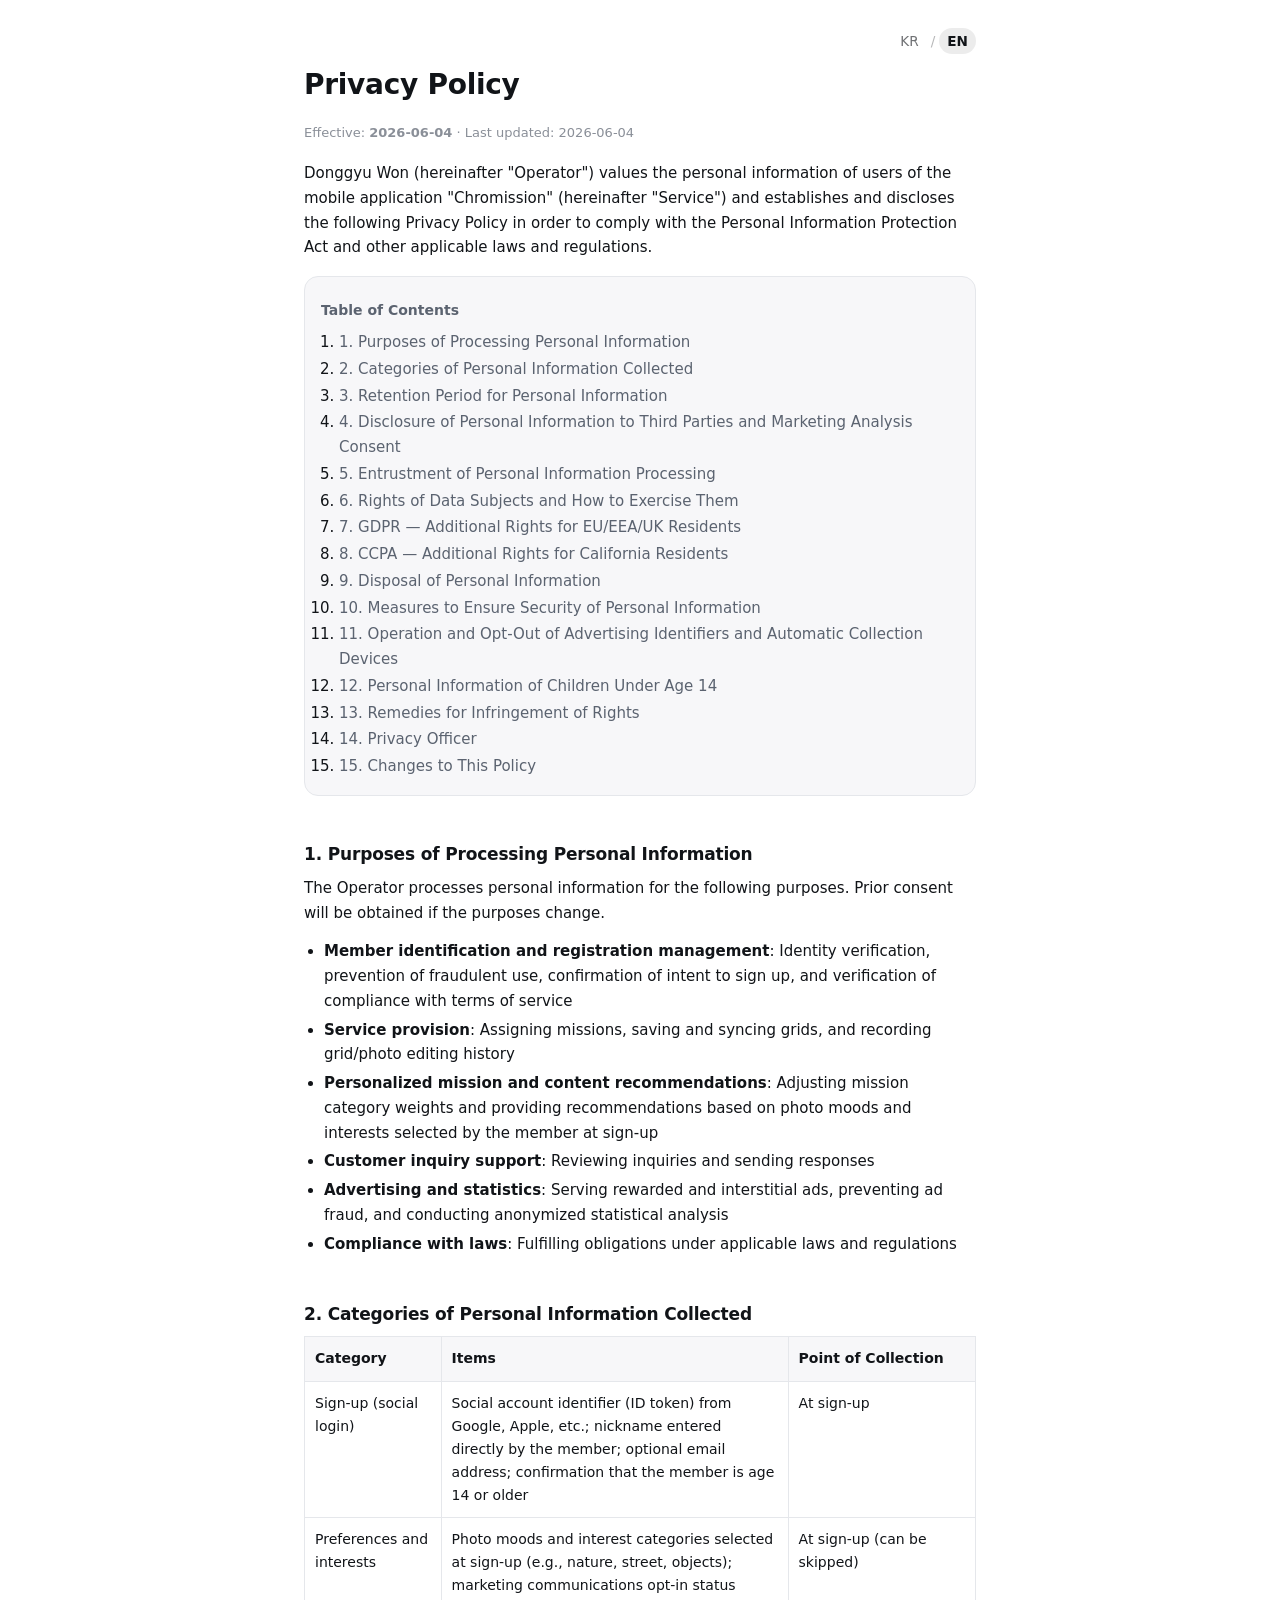
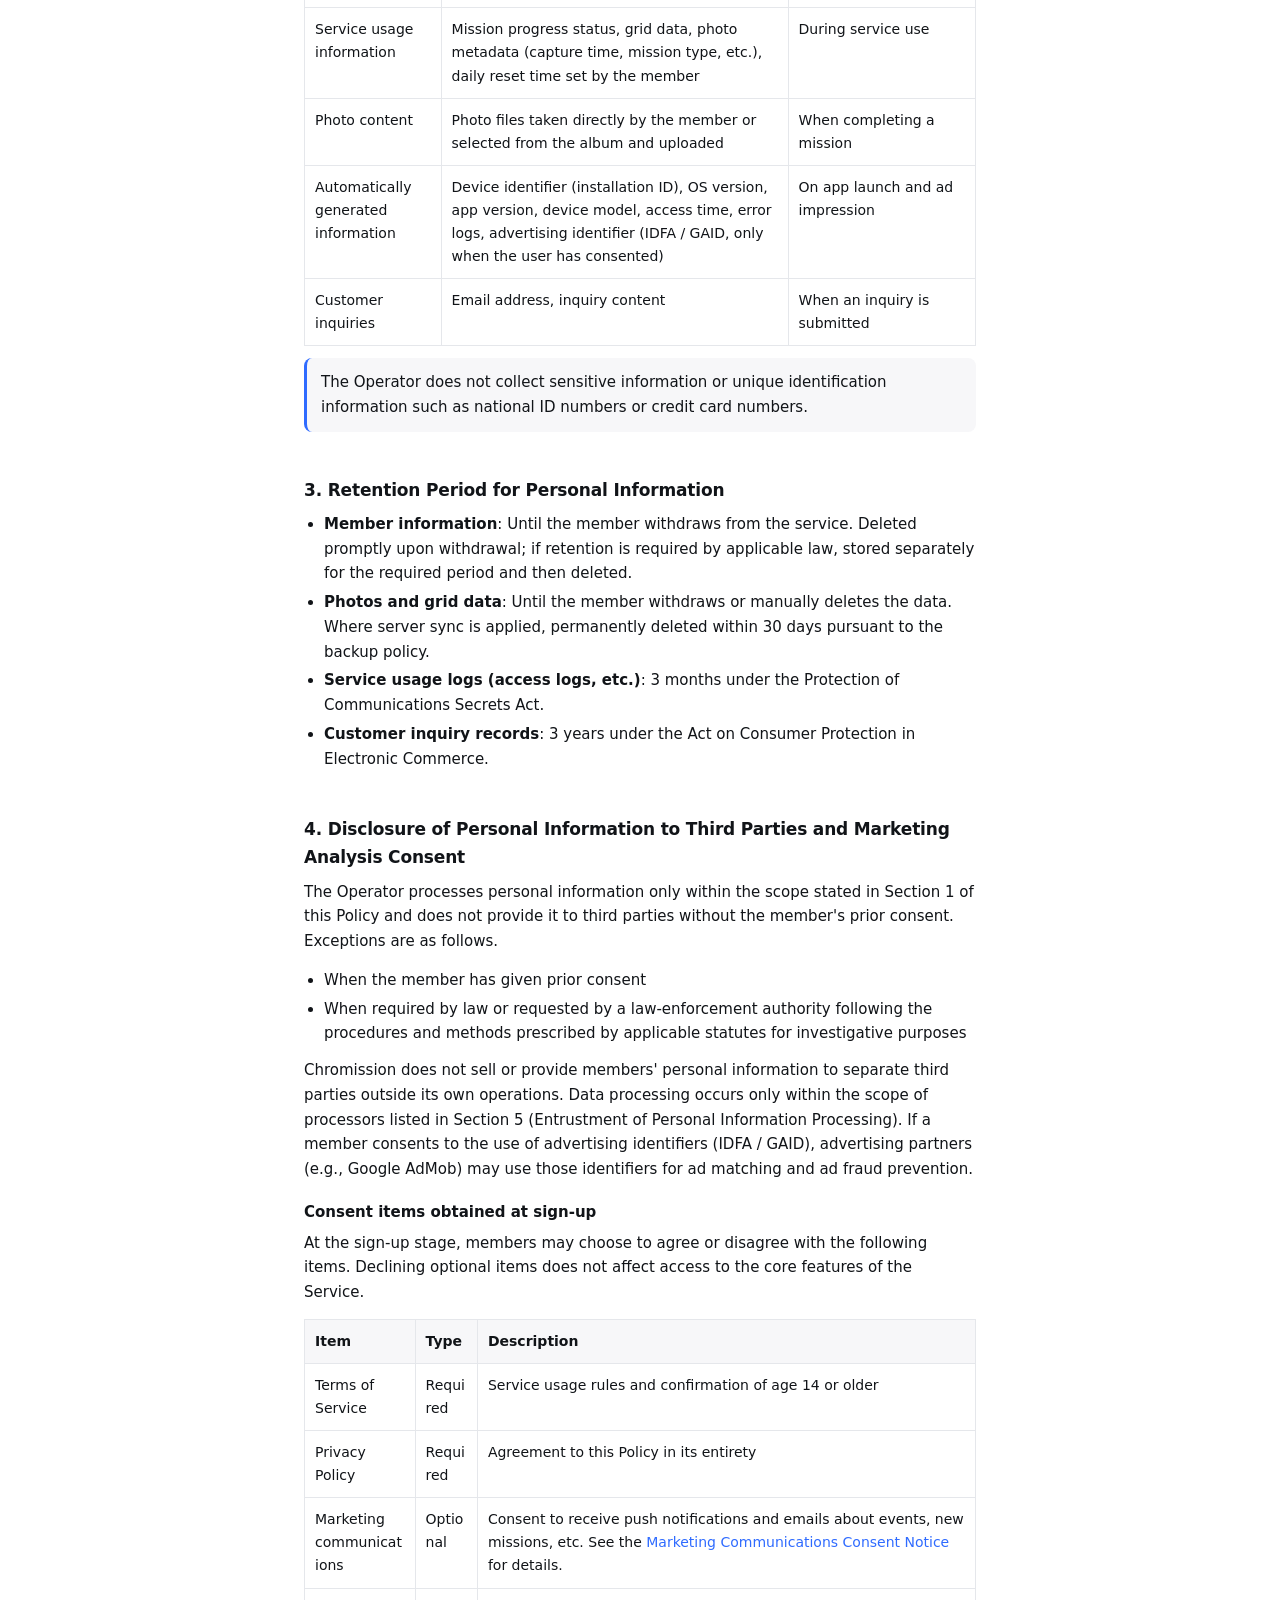
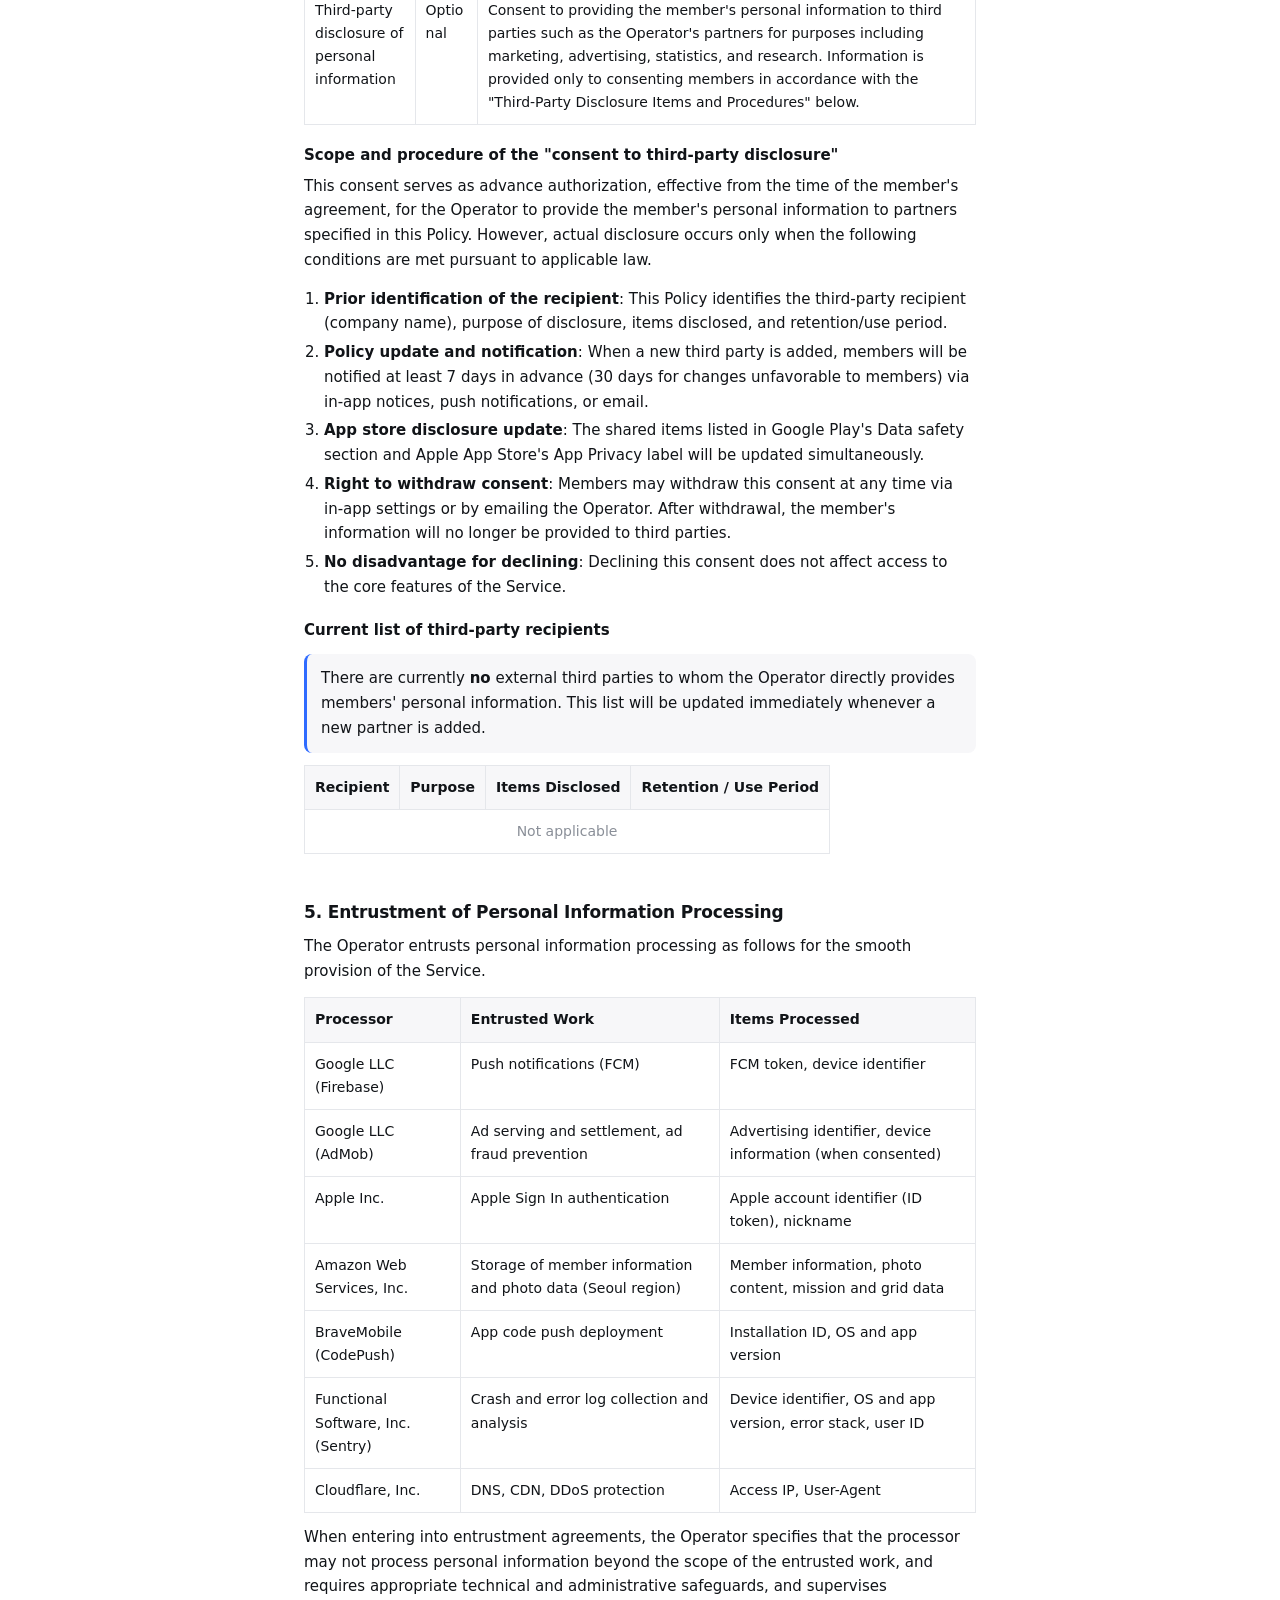
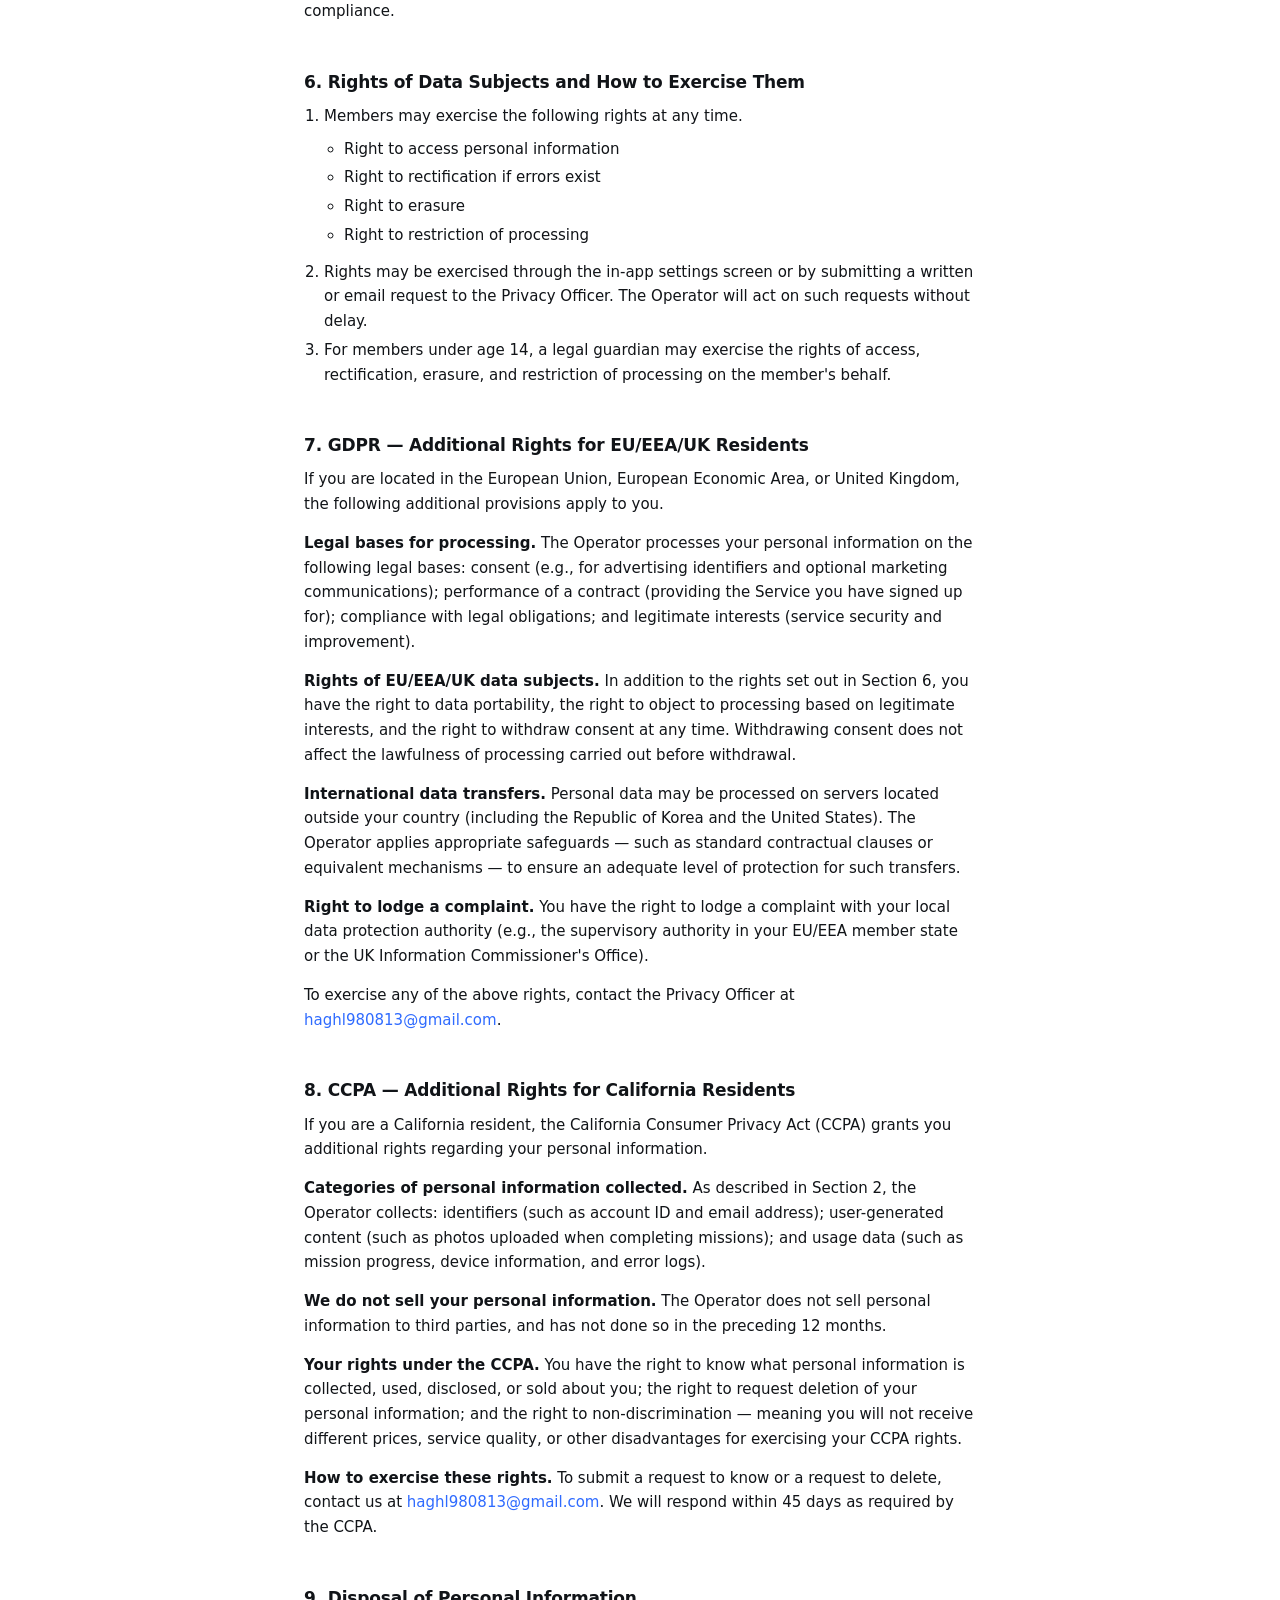
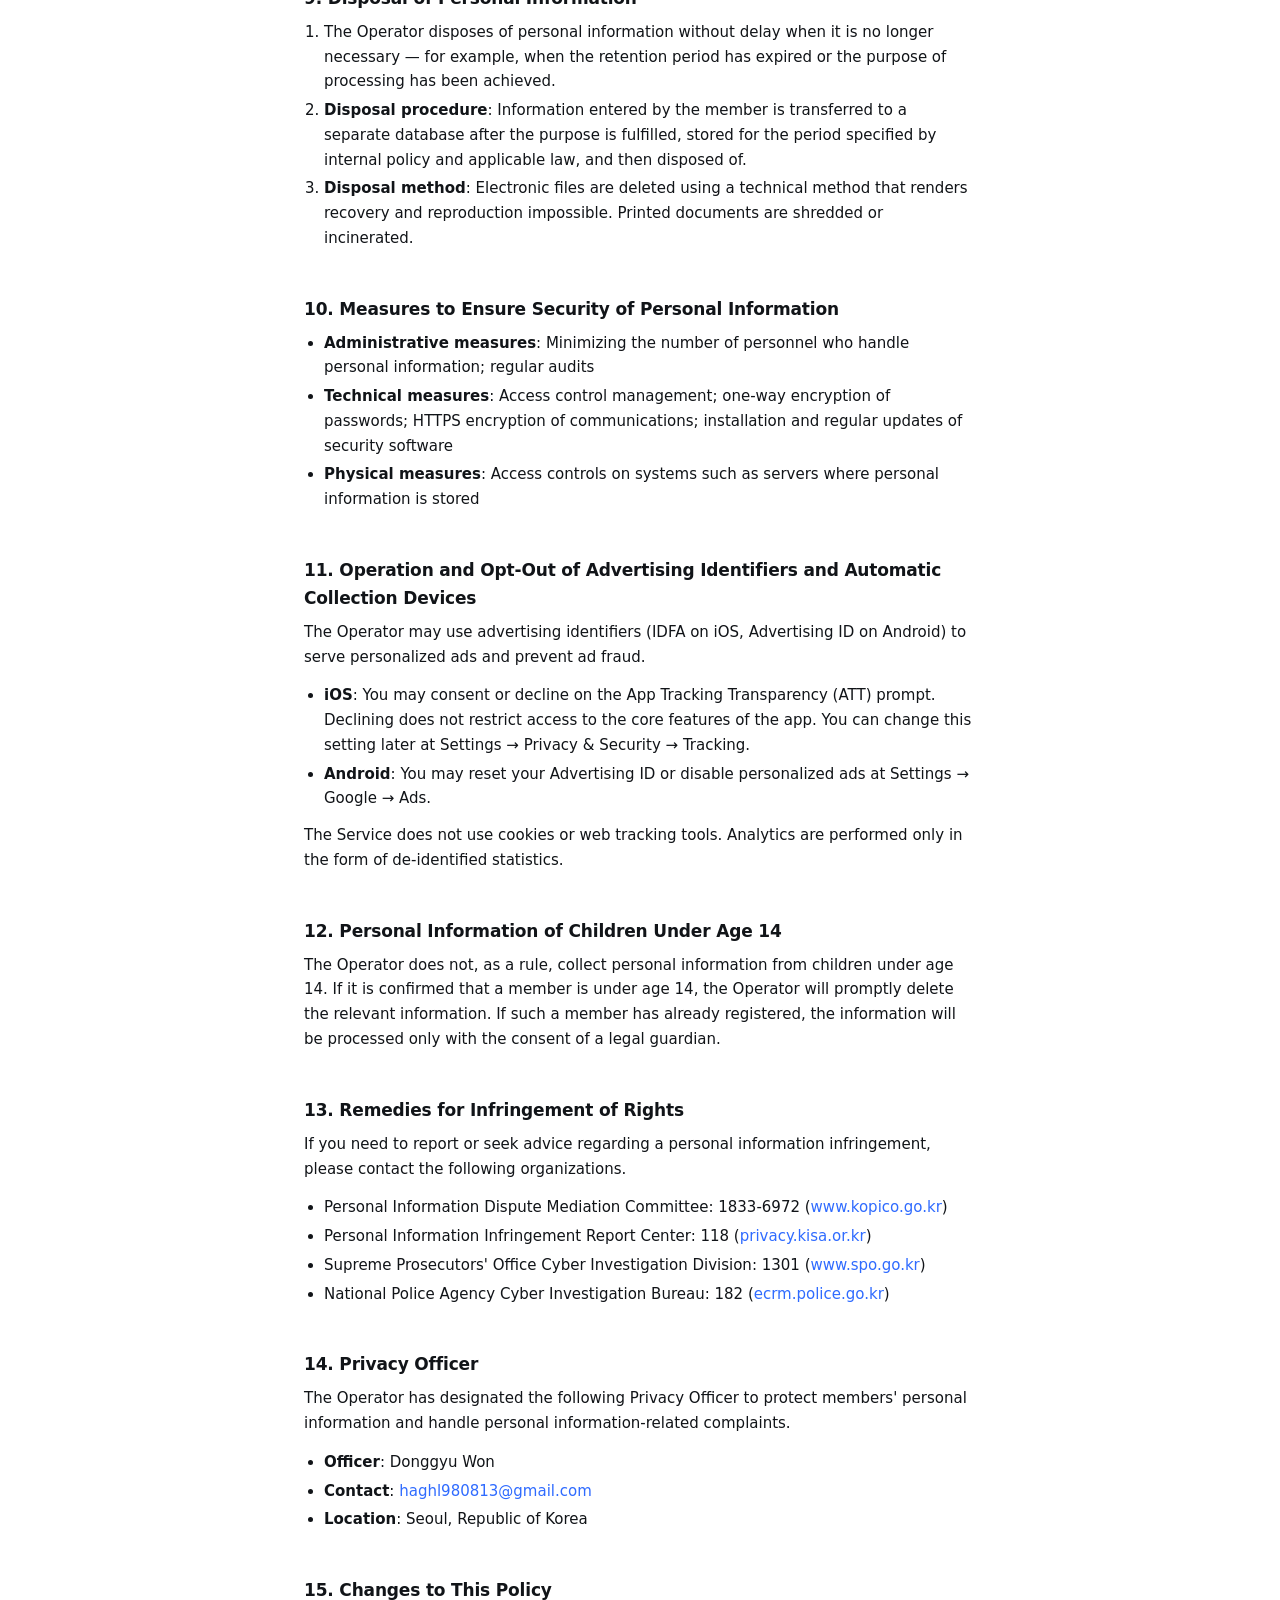
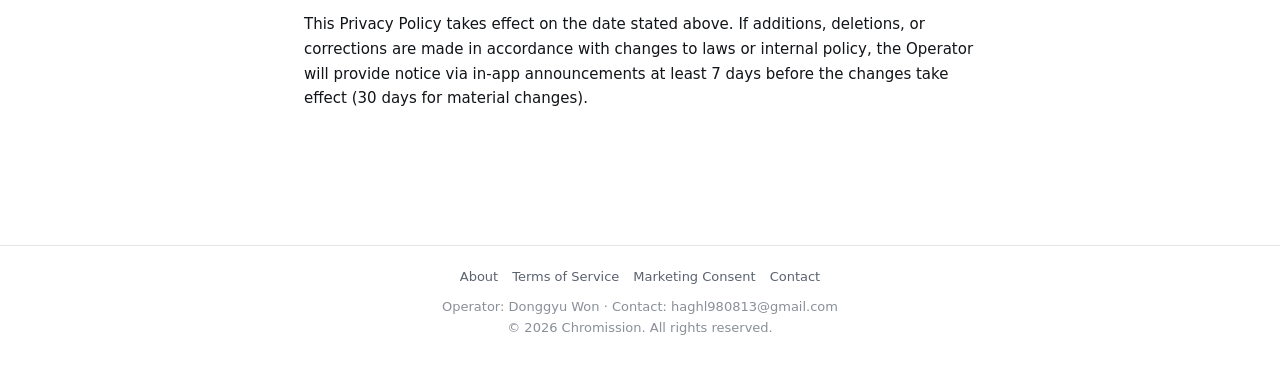
<file: en/privacy.html>
<!doctype html>
<html lang="en">
  <head>
    <meta charset="utf-8" />
    <meta
      name="viewport"
      content="width=device-width, initial-scale=1, viewport-fit=cover"
    />
    <meta
      name="theme-color"
      content="#ffffff"
      media="(prefers-color-scheme: light)"
    />
    <meta
      name="theme-color"
      content="#0e1014"
      media="(prefers-color-scheme: dark)"
    />
    <title>Privacy Policy · Chromission</title>
    <meta name="description" content="Chromission Privacy Policy." />
    <link rel="canonical" href="https://chromission.com/en/privacy.html" />
    <link rel="alternate" hreflang="ko" href="https://chromission.com/privacy.html" />
    <link rel="alternate" hreflang="en" href="https://chromission.com/en/privacy.html" />
    <link rel="alternate" hreflang="x-default" href="https://chromission.com/en/privacy.html" />
    <meta name="robots" content="index, follow" />
    <link rel="icon" type="image/png" sizes="32x32" href="/favicon-32.png" />
    <link rel="icon" type="image/png" sizes="16x16" href="/favicon-16.png" />
    <link rel="apple-touch-icon" sizes="180x180" href="/apple-touch-icon.png" />
    <meta property="og:type" content="article" />
    <meta property="og:site_name" content="Chromission" />
    <meta property="og:title" content="Privacy Policy · Chromission" />
    <meta
      property="og:description"
      content="Chromission Privacy Policy."
    />
    <meta property="og:url" content="https://chromission.com/en/privacy.html" />
    <meta property="og:image" content="https://chromission.com/og-image.png" />
    <meta property="og:locale" content="en_US" />
    <meta property="og:locale:alternate" content="ko_KR" />
    <link rel="stylesheet" href="/styles.css" />
    <script type="application/ld+json">
{
  "@context": "https://schema.org",
  "@graph": [
    {
      "@type": "WebPage",
      "@id": "https://chromission.com/en/privacy.html#webpage",
      "url": "https://chromission.com/en/privacy.html",
      "name": "Privacy Policy · Chromission",
      "inLanguage": "en",
      "isPartOf": { "@id": "https://chromission.com/#website" },
      "about": { "@id": "https://chromission.com/#app" }
    },
    {
      "@type": "BreadcrumbList",
      "itemListElement": [
        { "@type": "ListItem", "position": 1, "name": "Home", "item": "https://chromission.com/en/" },
        { "@type": "ListItem", "position": 2, "name": "Privacy Policy", "item": "https://chromission.com/en/privacy.html" }
      ]
    }
  ]
}
    </script>
  </head>
  <body>
    <main id="main" class="container doc">
      <div class="lang-toggle" role="group" aria-label="Language">
        <a href="/privacy.html">KR</a>
        <span class="sep" aria-hidden="true">/</span>
        <a href="/en/privacy.html" aria-current="true">EN</a>
      </div>
      <h1>Privacy Policy</h1>
      <p class="meta">
        Effective: <strong>2026-06-04</strong> · Last updated:
        2026-06-04
      </p>

      <p>
        Donggyu Won (hereinafter "Operator") values the personal information of
        users of the mobile application "Chromission" (hereinafter "Service")
        and establishes and discloses the following Privacy Policy in order to
        comply with the Personal Information Protection Act and other applicable
        laws and regulations.
      </p>

      <nav class="toc" aria-label="Table of Contents">
        <h2>Table of Contents</h2>
        <ol>
          <li><a href="#p1">1. Purposes of Processing Personal Information</a></li>
          <li><a href="#p2">2. Categories of Personal Information Collected</a></li>
          <li><a href="#p3">3. Retention Period for Personal Information</a></li>
          <li><a href="#p4">4. Disclosure of Personal Information to Third Parties and Marketing Analysis Consent</a></li>
          <li><a href="#p5">5. Entrustment of Personal Information Processing</a></li>
          <li><a href="#p6">6. Rights of Data Subjects and How to Exercise Them</a></li>
          <li><a href="#p7">7. GDPR — Additional Rights for EU/EEA/UK Residents</a></li>
          <li><a href="#p8">8. CCPA — Additional Rights for California Residents</a></li>
          <li><a href="#p9">9. Disposal of Personal Information</a></li>
          <li><a href="#p10">10. Measures to Ensure Security of Personal Information</a></li>
          <li><a href="#p11">11. Operation and Opt-Out of Advertising Identifiers and Automatic Collection Devices</a></li>
          <li><a href="#p12">12. Personal Information of Children Under Age 14</a></li>
          <li><a href="#p13">13. Remedies for Infringement of Rights</a></li>
          <li><a href="#p14">14. Privacy Officer</a></li>
          <li><a href="#p15">15. Changes to This Policy</a></li>
        </ol>
      </nav>

      <section id="p1">
        <h2>1. Purposes of Processing Personal Information</h2>
        <p>
          The Operator processes personal information for the following purposes.
          Prior consent will be obtained if the purposes change.
        </p>
        <ul>
          <li>
            <strong>Member identification and registration management</strong>:
            Identity verification, prevention of fraudulent use, confirmation of
            intent to sign up, and verification of compliance with terms of service
          </li>
          <li>
            <strong>Service provision</strong>: Assigning missions, saving and
            syncing grids, and recording grid/photo editing history
          </li>
          <li>
            <strong>Personalized mission and content recommendations</strong>:
            Adjusting mission category weights and providing recommendations based
            on photo moods and interests selected by the member at sign-up
          </li>
          <li><strong>Customer inquiry support</strong>: Reviewing inquiries and sending responses</li>
          <li>
            <strong>Advertising and statistics</strong>: Serving rewarded and
            interstitial ads, preventing ad fraud, and conducting anonymized
            statistical analysis
          </li>
          <li><strong>Compliance with laws</strong>: Fulfilling obligations under applicable laws and regulations</li>
        </ul>
      </section>

      <section id="p2">
        <h2>2. Categories of Personal Information Collected</h2>
        <table class="simple">
          <thead>
            <tr>
              <th scope="col">Category</th>
              <th scope="col">Items</th>
              <th scope="col">Point of Collection</th>
            </tr>
          </thead>
          <tbody>
            <tr>
              <td>Sign-up (social login)</td>
              <td>
                Social account identifier (ID token) from Google, Apple, etc.;
                nickname entered directly by the member; optional email address;
                confirmation that the member is age 14 or older
              </td>
              <td>At sign-up</td>
            </tr>
            <tr>
              <td>Preferences and interests</td>
              <td>
                Photo moods and interest categories selected at sign-up (e.g.,
                nature, street, objects); marketing communications opt-in status
              </td>
              <td>At sign-up (can be skipped)</td>
            </tr>
            <tr>
              <td>Service usage information</td>
              <td>
                Mission progress status, grid data, photo metadata (capture time,
                mission type, etc.), daily reset time set by the member
              </td>
              <td>During service use</td>
            </tr>
            <tr>
              <td>Photo content</td>
              <td>Photo files taken directly by the member or selected from the album and uploaded</td>
              <td>When completing a mission</td>
            </tr>
            <tr>
              <td>Automatically generated information</td>
              <td>
                Device identifier (installation ID), OS version, app version,
                device model, access time, error logs, advertising identifier
                (IDFA / GAID, only when the user has consented)
              </td>
              <td>On app launch and ad impression</td>
            </tr>
            <tr>
              <td>Customer inquiries</td>
              <td>Email address, inquiry content</td>
              <td>When an inquiry is submitted</td>
            </tr>
          </tbody>
        </table>
        <p class="callout">
          The Operator does not collect sensitive information or unique
          identification information such as national ID numbers or credit card
          numbers.
        </p>
      </section>

      <section id="p3">
        <h2>3. Retention Period for Personal Information</h2>
        <ul>
          <li>
            <strong>Member information</strong>: Until the member withdraws from
            the service. Deleted promptly upon withdrawal; if retention is
            required by applicable law, stored separately for the required period
            and then deleted.
          </li>
          <li>
            <strong>Photos and grid data</strong>: Until the member withdraws or
            manually deletes the data. Where server sync is applied, permanently
            deleted within 30 days pursuant to the backup policy.
          </li>
          <li>
            <strong>Service usage logs (access logs, etc.)</strong>: 3 months
            under the Protection of Communications Secrets Act.
          </li>
          <li>
            <strong>Customer inquiry records</strong>: 3 years under the Act on
            Consumer Protection in Electronic Commerce.
          </li>
        </ul>
      </section>

      <section id="p4">
        <h2>4. Disclosure of Personal Information to Third Parties and Marketing Analysis Consent</h2>
        <p>
          The Operator processes personal information only within the scope stated
          in Section 1 of this Policy and does not provide it to third parties
          without the member's prior consent. Exceptions are as follows.
        </p>
        <ul>
          <li>When the member has given prior consent</li>
          <li>
            When required by law or requested by a law-enforcement authority
            following the procedures and methods prescribed by applicable
            statutes for investigative purposes
          </li>
        </ul>
        <p>
          Chromission does not sell or provide members' personal information to
          separate third parties outside its own operations. Data processing
          occurs only within the scope of processors listed in Section 5
          (Entrustment of Personal Information Processing). If a member consents
          to the use of advertising identifiers (IDFA / GAID), advertising
          partners (e.g., Google AdMob) may use those identifiers for ad matching
          and ad fraud prevention.
        </p>

        <h3>Consent items obtained at sign-up</h3>
        <p>
          At the sign-up stage, members may choose to agree or disagree with the
          following items. Declining optional items does not affect access to the
          core features of the Service.
        </p>
        <table class="simple">
          <thead>
            <tr>
              <th scope="col">Item</th>
              <th scope="col">Type</th>
              <th scope="col">Description</th>
            </tr>
          </thead>
          <tbody>
            <tr>
              <td>Terms of Service</td>
              <td>Required</td>
              <td>Service usage rules and confirmation of age 14 or older</td>
            </tr>
            <tr>
              <td>Privacy Policy</td>
              <td>Required</td>
              <td>Agreement to this Policy in its entirety</td>
            </tr>
            <tr>
              <td>Marketing communications</td>
              <td>Optional</td>
              <td>
                Consent to receive push notifications and emails about events,
                new missions, etc. See the
                <a href="/en/marketing-consent.html">Marketing Communications Consent Notice</a>
                for details.
              </td>
            </tr>
            <tr>
              <td>Third-party disclosure of personal information</td>
              <td>Optional</td>
              <td>
                Consent to providing the member's personal information to third
                parties such as the Operator's partners for purposes including
                marketing, advertising, statistics, and research. Information is
                provided only to consenting members in accordance with the
                "Third-Party Disclosure Items and Procedures" below.
              </td>
            </tr>
          </tbody>
        </table>

        <h3>Scope and procedure of the "consent to third-party disclosure"</h3>
        <p>
          This consent serves as advance authorization, effective from the time
          of the member's agreement, for the Operator to provide the member's
          personal information to partners specified in this Policy. However,
          actual disclosure occurs only when the following conditions are met
          pursuant to applicable law.
        </p>
        <ol>
          <li>
            <strong>Prior identification of the recipient</strong>: This Policy
            identifies the third-party recipient (company name), purpose of
            disclosure, items disclosed, and retention/use period.
          </li>
          <li>
            <strong>Policy update and notification</strong>: When a new third
            party is added, members will be notified at least 7 days in advance
            (30 days for changes unfavorable to members) via in-app notices,
            push notifications, or email.
          </li>
          <li>
            <strong>App store disclosure update</strong>: The shared items listed
            in Google Play's Data safety section and Apple App Store's App
            Privacy label will be updated simultaneously.
          </li>
          <li>
            <strong>Right to withdraw consent</strong>: Members may withdraw
            this consent at any time via in-app settings or by emailing the
            Operator. After withdrawal, the member's information will no longer
            be provided to third parties.
          </li>
          <li>
            <strong>No disadvantage for declining</strong>: Declining this
            consent does not affect access to the core features of the Service.
          </li>
        </ol>

        <h3>Current list of third-party recipients</h3>
        <p class="callout">
          There are currently <strong>no</strong> external third parties to whom
          the Operator directly provides members' personal information. This list
          will be updated immediately whenever a new partner is added.
        </p>
        <table class="simple">
          <thead>
            <tr>
              <th scope="col">Recipient</th>
              <th scope="col">Purpose</th>
              <th scope="col">Items Disclosed</th>
              <th scope="col">Retention / Use Period</th>
            </tr>
          </thead>
          <tbody>
            <tr>
              <td colspan="4" style="text-align:center; color: var(--text-soft)">
                Not applicable
              </td>
            </tr>
          </tbody>
        </table>
      </section>

      <section id="p5">
        <h2>5. Entrustment of Personal Information Processing</h2>
        <p>
          The Operator entrusts personal information processing as follows for
          the smooth provision of the Service.
        </p>
        <table class="simple">
          <thead>
            <tr>
              <th scope="col">Processor</th>
              <th scope="col">Entrusted Work</th>
              <th scope="col">Items Processed</th>
            </tr>
          </thead>
          <tbody>
            <tr>
              <td>Google LLC (Firebase)</td>
              <td>Push notifications (FCM)</td>
              <td>FCM token, device identifier</td>
            </tr>
            <tr>
              <td>Google LLC (AdMob)</td>
              <td>Ad serving and settlement, ad fraud prevention</td>
              <td>Advertising identifier, device information (when consented)</td>
            </tr>
            <tr>
              <td>Apple Inc.</td>
              <td>Apple Sign In authentication</td>
              <td>Apple account identifier (ID token), nickname</td>
            </tr>
            <tr>
              <td>Amazon Web Services, Inc.</td>
              <td>Storage of member information and photo data (Seoul region)</td>
              <td>Member information, photo content, mission and grid data</td>
            </tr>
            <tr>
              <td>BraveMobile (CodePush)</td>
              <td>App code push deployment</td>
              <td>Installation ID, OS and app version</td>
            </tr>
            <tr>
              <td>Functional Software, Inc. (Sentry)</td>
              <td>Crash and error log collection and analysis</td>
              <td>Device identifier, OS and app version, error stack, user ID</td>
            </tr>
            <tr>
              <td>Cloudflare, Inc.</td>
              <td>DNS, CDN, DDoS protection</td>
              <td>Access IP, User-Agent</td>
            </tr>
          </tbody>
        </table>
        <p>
          When entering into entrustment agreements, the Operator specifies that
          the processor may not process personal information beyond the scope of
          the entrusted work, and requires appropriate technical and
          administrative safeguards, and supervises compliance.
        </p>
      </section>

      <section id="p6">
        <h2>6. Rights of Data Subjects and How to Exercise Them</h2>
        <ol>
          <li>
            Members may exercise the following rights at any time.
            <ul>
              <li>Right to access personal information</li>
              <li>Right to rectification if errors exist</li>
              <li>Right to erasure</li>
              <li>Right to restriction of processing</li>
            </ul>
          </li>
          <li>
            Rights may be exercised through the in-app settings screen or by
            submitting a written or email request to the Privacy Officer. The
            Operator will act on such requests without delay.
          </li>
          <li>
            For members under age 14, a legal guardian may exercise the rights
            of access, rectification, erasure, and restriction of processing on
            the member's behalf.
          </li>
        </ol>
      </section>

      <section id="p7">
        <h2>7. GDPR — Additional Rights for EU/EEA/UK Residents</h2>
        <p>
          If you are located in the European Union, European Economic Area, or
          United Kingdom, the following additional provisions apply to you.
        </p>
        <p>
          <strong>Legal bases for processing.</strong> The Operator processes
          your personal information on the following legal bases: consent
          (e.g., for advertising identifiers and optional marketing
          communications); performance of a contract (providing the Service
          you have signed up for); compliance with legal obligations; and
          legitimate interests (service security and improvement).
        </p>
        <p>
          <strong>Rights of EU/EEA/UK data subjects.</strong> In addition to
          the rights set out in Section 6, you have the right to data
          portability, the right to object to processing based on legitimate
          interests, and the right to withdraw consent at any time. Withdrawing
          consent does not affect the lawfulness of processing carried out
          before withdrawal.
        </p>
        <p>
          <strong>International data transfers.</strong> Personal data may be
          processed on servers located outside your country (including the
          Republic of Korea and the United States). The Operator applies
          appropriate safeguards — such as standard contractual clauses or
          equivalent mechanisms — to ensure an adequate level of protection for
          such transfers.
        </p>
        <p>
          <strong>Right to lodge a complaint.</strong> You have the right to
          lodge a complaint with your local data protection authority (e.g., the
          supervisory authority in your EU/EEA member state or the UK Information
          Commissioner's Office).
        </p>
        <p>
          To exercise any of the above rights, contact the Privacy Officer at
          <a href="mailto:haghl980813@gmail.com">haghl980813@gmail.com</a>.
        </p>
      </section>

      <section id="p8">
        <h2>8. CCPA — Additional Rights for California Residents</h2>
        <p>
          If you are a California resident, the California Consumer Privacy Act
          (CCPA) grants you additional rights regarding your personal information.
        </p>
        <p>
          <strong>Categories of personal information collected.</strong> As
          described in Section 2, the Operator collects: identifiers (such as
          account ID and email address); user-generated content (such as photos
          uploaded when completing missions); and usage data (such as mission
          progress, device information, and error logs).
        </p>
        <p>
          <strong>We do not sell your personal information.</strong> The Operator
          does not sell personal information to third parties, and has not done
          so in the preceding 12 months.
        </p>
        <p>
          <strong>Your rights under the CCPA.</strong> You have the right to
          know what personal information is collected, used, disclosed, or sold
          about you; the right to request deletion of your personal information;
          and the right to non-discrimination — meaning you will not receive
          different prices, service quality, or other disadvantages for
          exercising your CCPA rights.
        </p>
        <p>
          <strong>How to exercise these rights.</strong> To submit a request to
          know or a request to delete, contact us at
          <a href="mailto:haghl980813@gmail.com">haghl980813@gmail.com</a>.
          We will respond within 45 days as required by the CCPA.
        </p>
      </section>

      <section id="p9">
        <h2>9. Disposal of Personal Information</h2>
        <ol>
          <li>
            The Operator disposes of personal information without delay when it
            is no longer necessary — for example, when the retention period has
            expired or the purpose of processing has been achieved.
          </li>
          <li>
            <strong>Disposal procedure</strong>: Information entered by the
            member is transferred to a separate database after the purpose is
            fulfilled, stored for the period specified by internal policy and
            applicable law, and then disposed of.
          </li>
          <li>
            <strong>Disposal method</strong>: Electronic files are deleted using
            a technical method that renders recovery and reproduction impossible.
            Printed documents are shredded or incinerated.
          </li>
        </ol>
      </section>

      <section id="p10">
        <h2>10. Measures to Ensure Security of Personal Information</h2>
        <ul>
          <li>
            <strong>Administrative measures</strong>: Minimizing the number of
            personnel who handle personal information; regular audits
          </li>
          <li>
            <strong>Technical measures</strong>: Access control management;
            one-way encryption of passwords; HTTPS encryption of communications;
            installation and regular updates of security software
          </li>
          <li>
            <strong>Physical measures</strong>: Access controls on systems such
            as servers where personal information is stored
          </li>
        </ul>
      </section>

      <section id="p11">
        <h2>11. Operation and Opt-Out of Advertising Identifiers and Automatic Collection Devices</h2>
        <p>
          The Operator may use advertising identifiers (IDFA on iOS, Advertising
          ID on Android) to serve personalized ads and prevent ad fraud.
        </p>
        <ul>
          <li>
            <strong>iOS</strong>: You may consent or decline on the App Tracking
            Transparency (ATT) prompt. Declining does not restrict access to the
            core features of the app. You can change this setting later at
            Settings &rarr; Privacy &amp; Security &rarr; Tracking.
          </li>
          <li>
            <strong>Android</strong>: You may reset your Advertising ID or
            disable personalized ads at Settings &rarr; Google &rarr; Ads.
          </li>
        </ul>
        <p>
          The Service does not use cookies or web tracking tools. Analytics are
          performed only in the form of de-identified statistics.
        </p>
      </section>

      <section id="p12">
        <h2>12. Personal Information of Children Under Age 14</h2>
        <p>
          The Operator does not, as a rule, collect personal information from
          children under age 14. If it is confirmed that a member is under age
          14, the Operator will promptly delete the relevant information. If such
          a member has already registered, the information will be processed only
          with the consent of a legal guardian.
        </p>
      </section>

      <section id="p13">
        <h2>13. Remedies for Infringement of Rights</h2>
        <p>
          If you need to report or seek advice regarding a personal information
          infringement, please contact the following organizations.
        </p>
        <ul>
          <li>
            Personal Information Dispute Mediation Committee: 1833-6972 (<a
              href="https://www.kopico.go.kr"
              rel="noopener"
              target="_blank"
              >www.kopico.go.kr</a
            >)
          </li>
          <li>
            Personal Information Infringement Report Center: 118 (<a
              href="https://privacy.kisa.or.kr"
              rel="noopener"
              target="_blank"
              >privacy.kisa.or.kr</a
            >)
          </li>
          <li>
            Supreme Prosecutors' Office Cyber Investigation Division: 1301 (<a
              href="https://www.spo.go.kr"
              rel="noopener"
              target="_blank"
              >www.spo.go.kr</a
            >)
          </li>
          <li>
            National Police Agency Cyber Investigation Bureau: 182 (<a
              href="https://ecrm.police.go.kr"
              rel="noopener"
              target="_blank"
              >ecrm.police.go.kr</a
            >)
          </li>
        </ul>
      </section>

      <section id="p14">
        <h2>14. Privacy Officer</h2>
        <p>
          The Operator has designated the following Privacy Officer to protect
          members' personal information and handle personal information-related
          complaints.
        </p>
        <ul>
          <li><strong>Officer</strong>: Donggyu Won</li>
          <li>
            <strong>Contact</strong>:
            <a href="mailto:haghl980813@gmail.com">haghl980813@gmail.com</a>
          </li>
          <li><strong>Location</strong>: Seoul, Republic of Korea</li>
        </ul>
      </section>

      <section id="p15">
        <h2>15. Changes to This Policy</h2>
        <p>
          This Privacy Policy takes effect on the date stated above. If additions,
          deletions, or corrections are made in accordance with changes to laws
          or internal policy, the Operator will provide notice via in-app
          announcements at least 7 days before the changes take effect (30 days
          for material changes).
        </p>
      </section>
    </main>

    <footer class="site-footer" role="contentinfo">
      <div class="links">
        <a href="/en/index.html">About</a>
        <a href="/en/terms.html">Terms of Service</a>
        <a href="/en/marketing-consent.html">Marketing Consent</a>
        <a href="mailto:haghl980813@gmail.com">Contact</a>
      </div>
      <div>Operator: Donggyu Won &middot; Contact: haghl980813@gmail.com</div>
      <div>&copy; <span id="year">2026</span> Chromission. All rights reserved.</div>
    </footer>

    <script>
      document.getElementById("year").textContent = new Date().getFullYear();
    </script>
  </body>
</html>
</file>
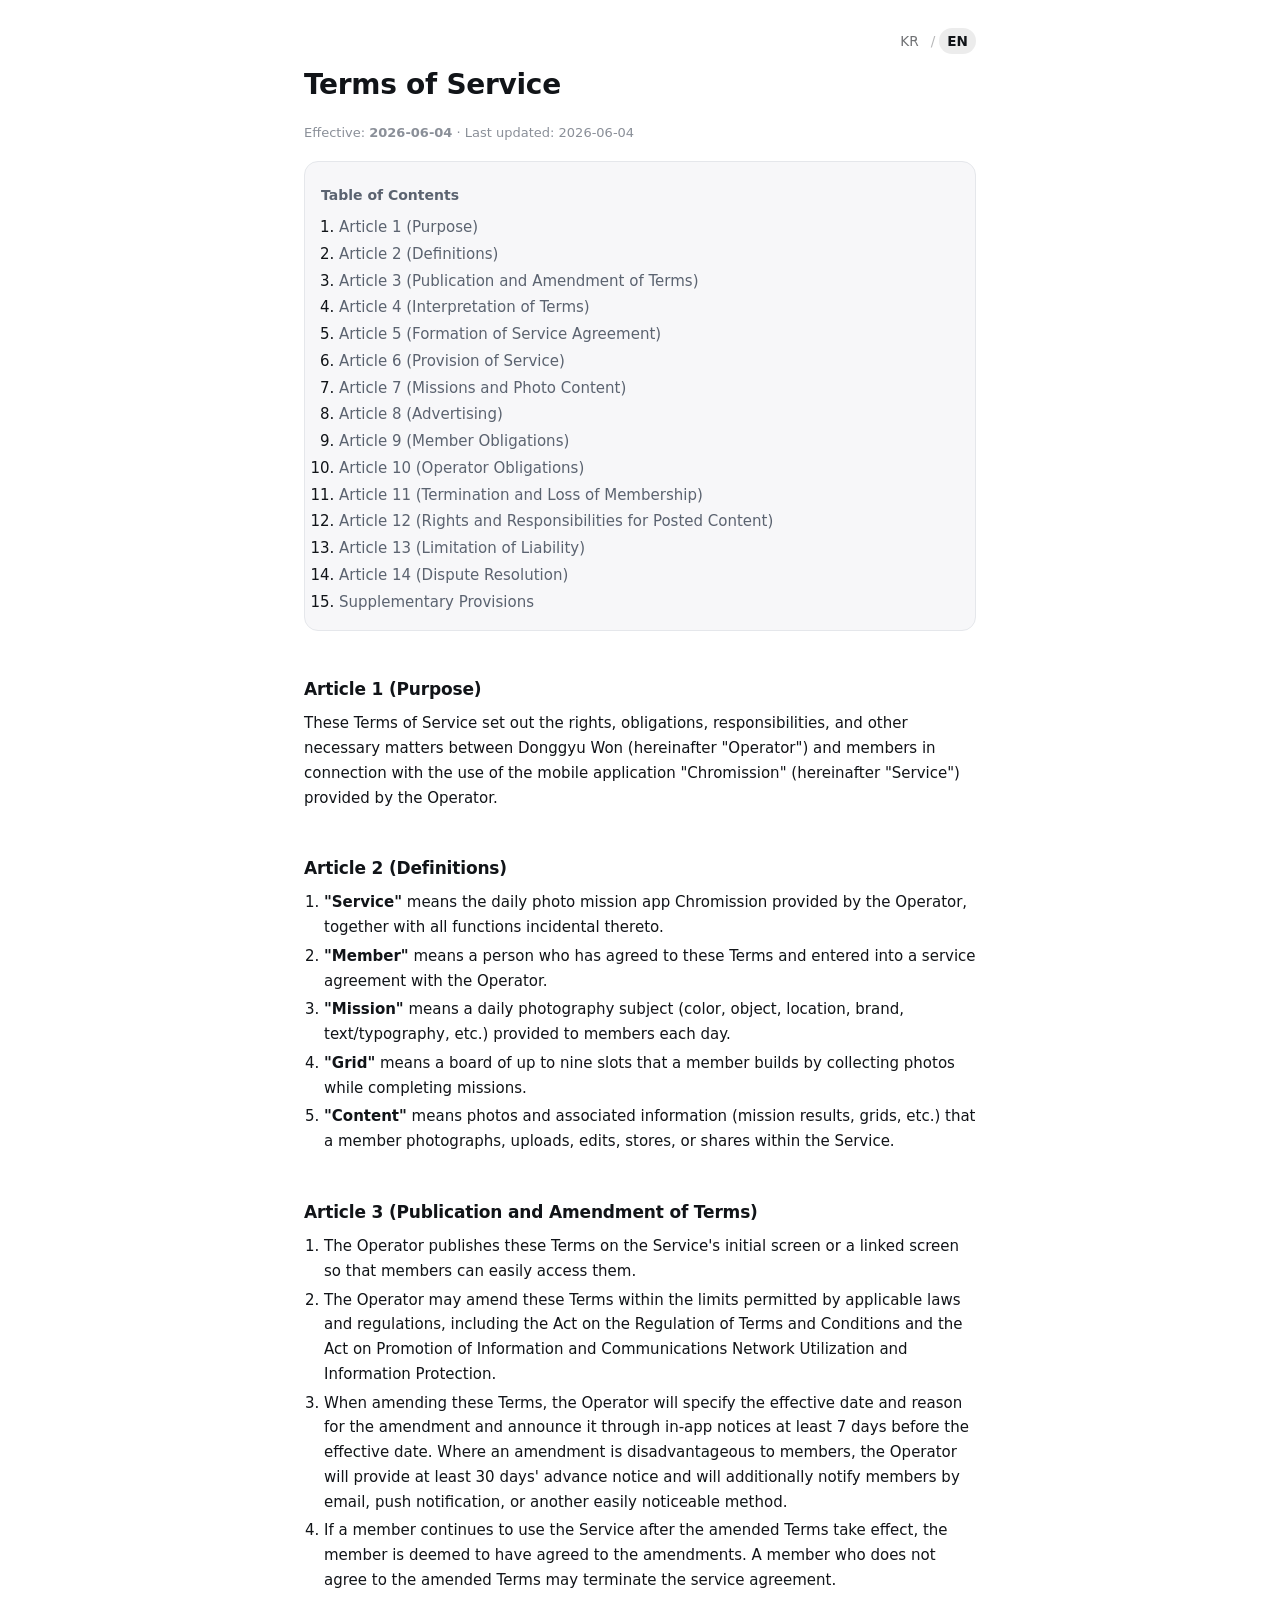
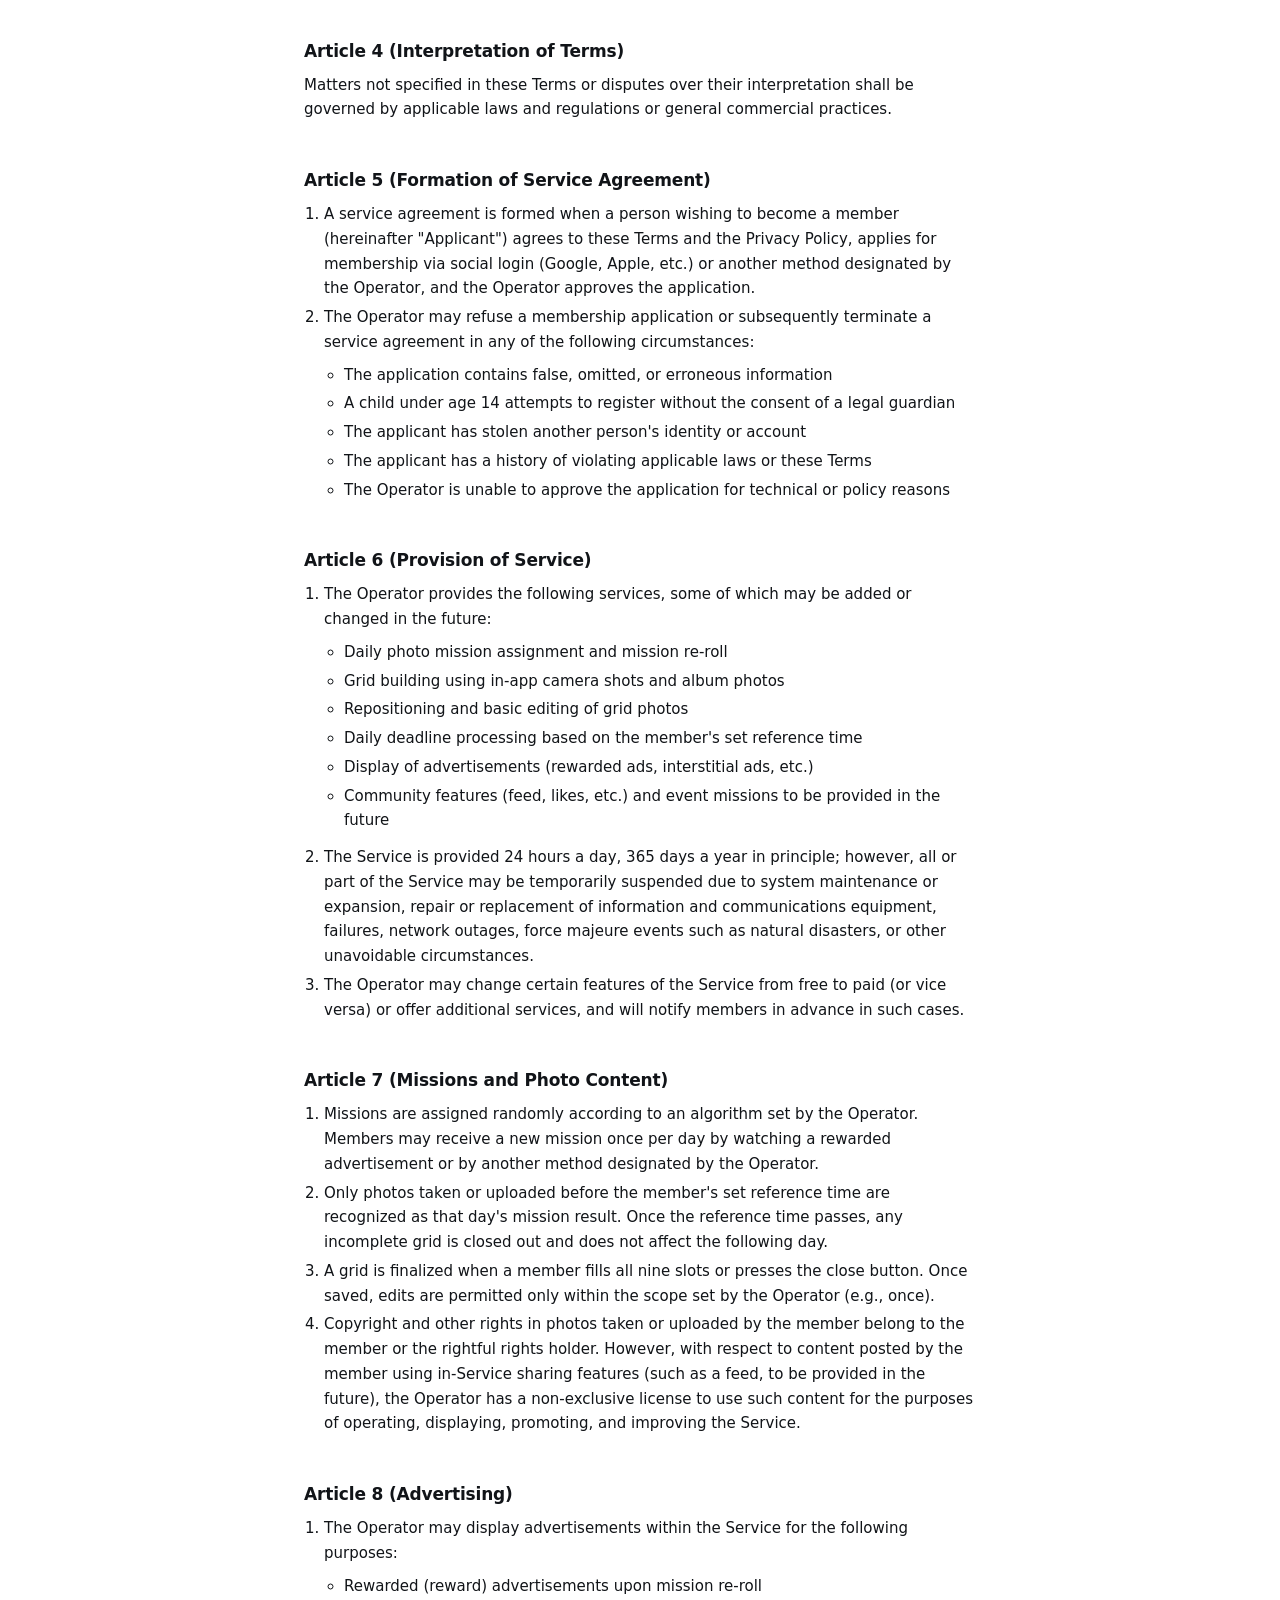
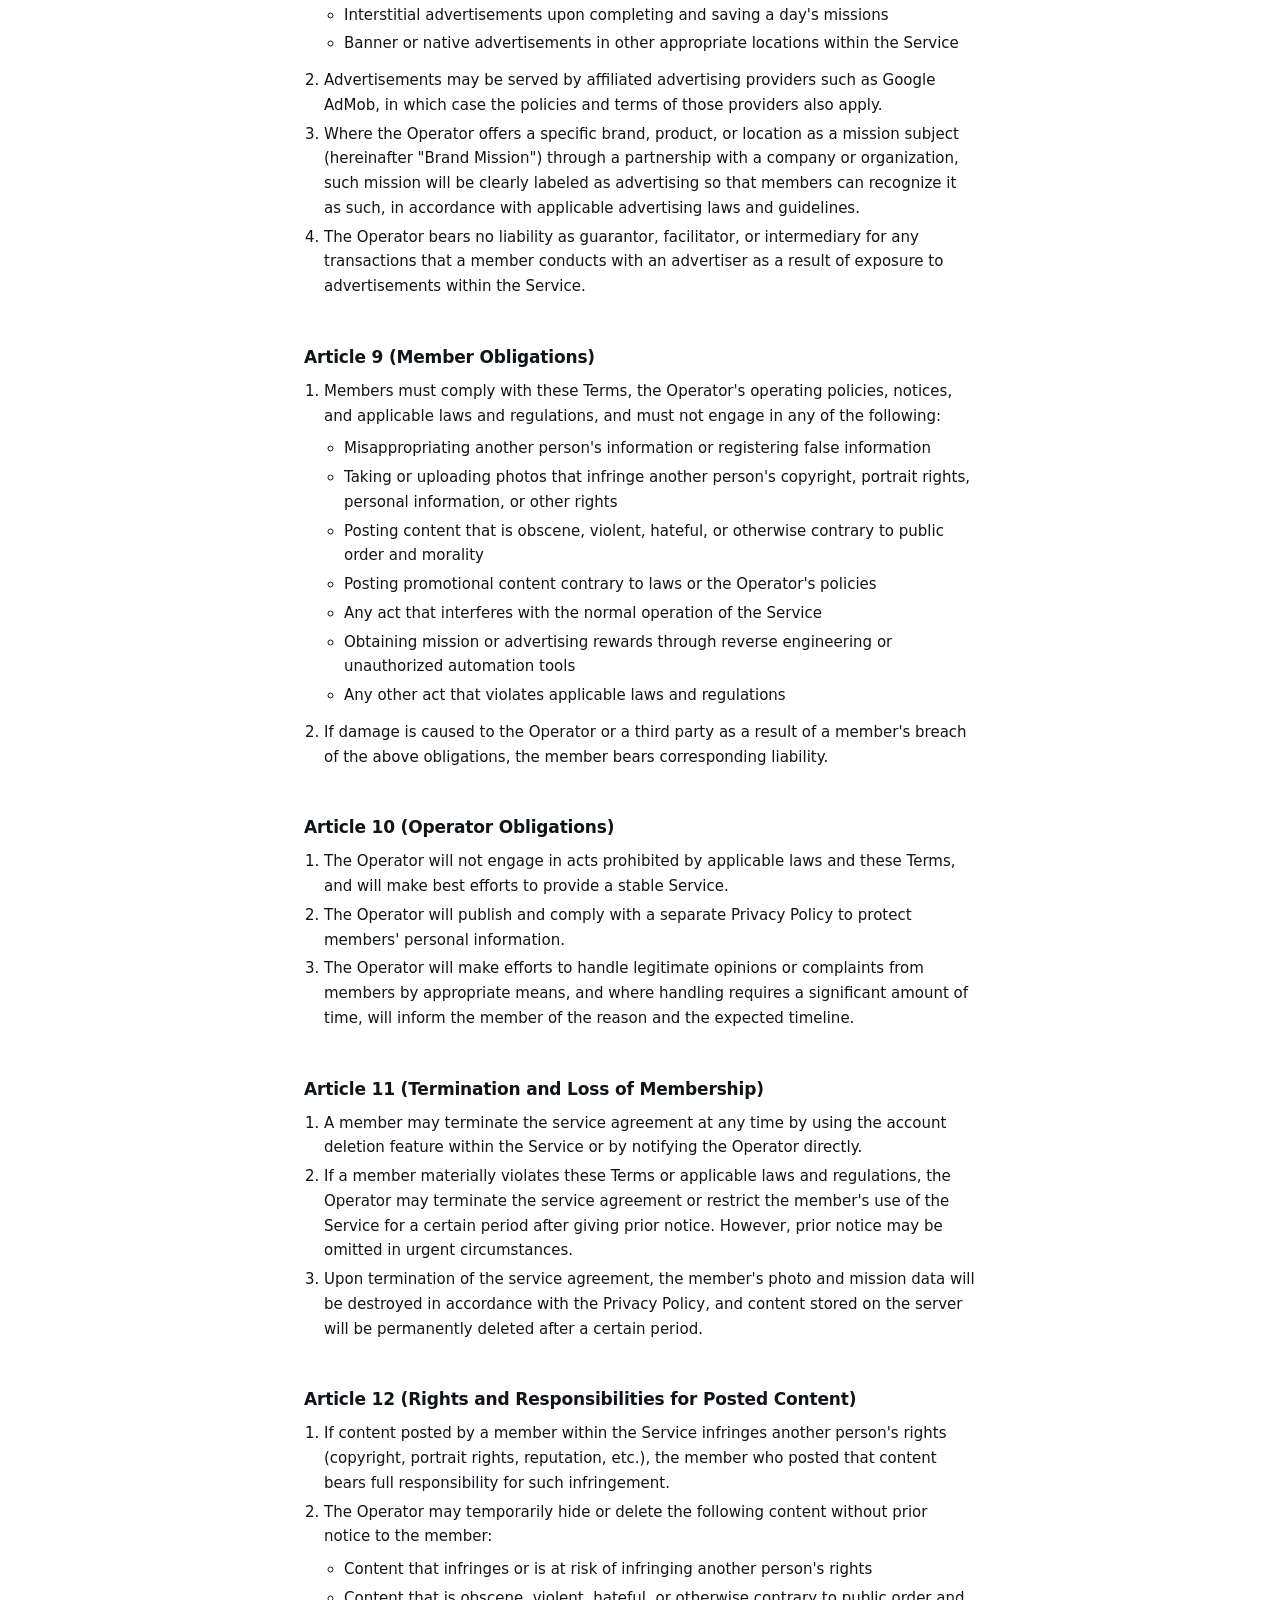
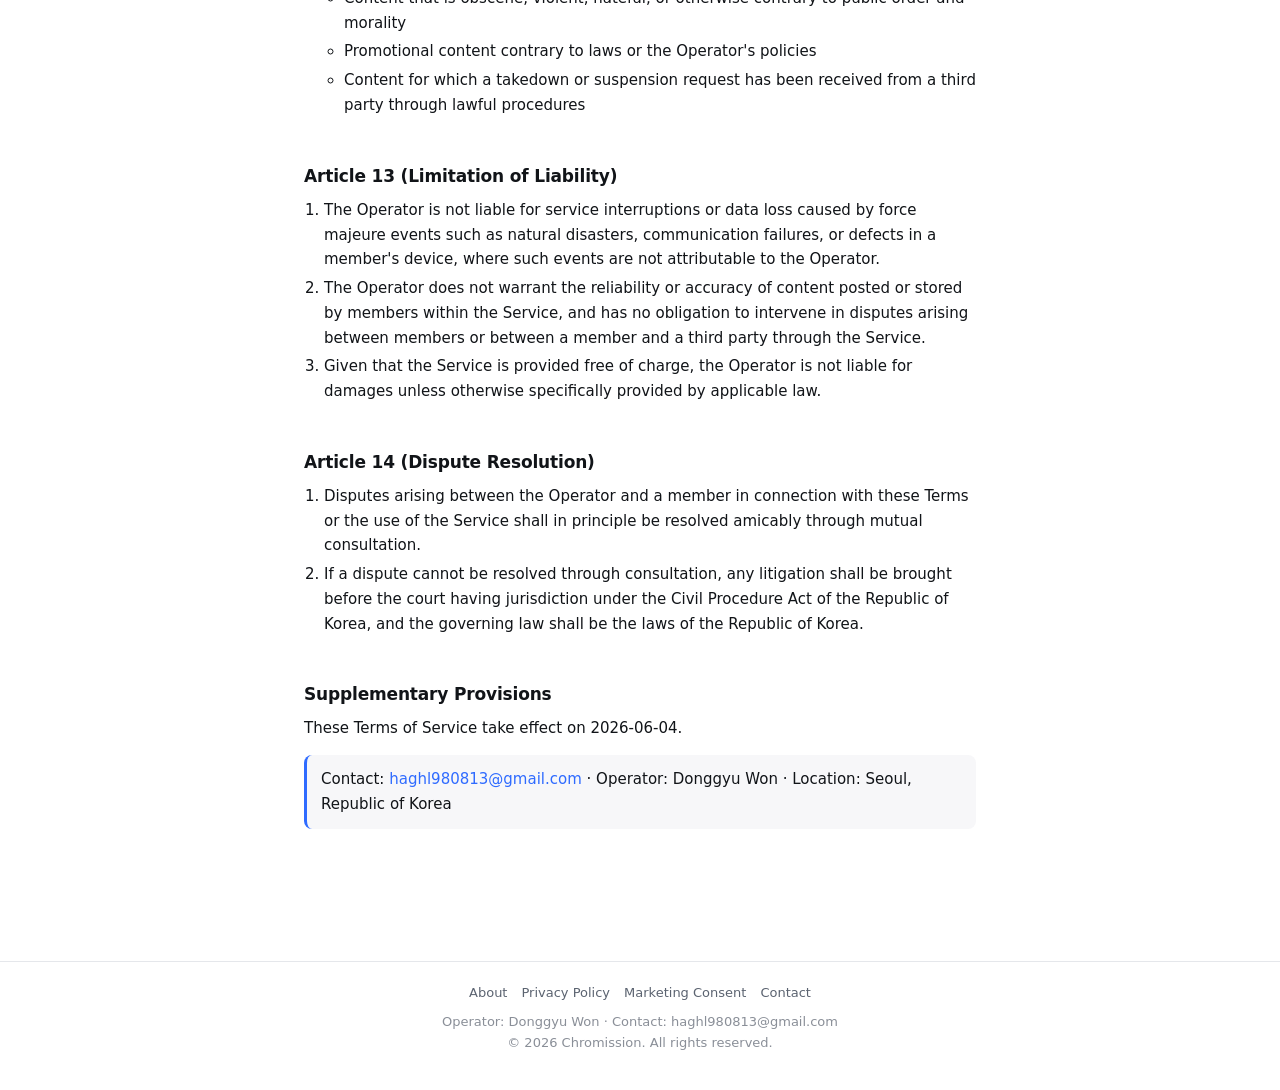
<file: en/terms.html>
<!doctype html>
<html lang="en">
  <head>
    <meta charset="utf-8" />
    <meta
      name="viewport"
      content="width=device-width, initial-scale=1, viewport-fit=cover"
    />
    <meta
      name="theme-color"
      content="#ffffff"
      media="(prefers-color-scheme: light)"
    />
    <meta
      name="theme-color"
      content="#0e1014"
      media="(prefers-color-scheme: dark)"
    />
    <title>Terms of Service · Chromission</title>
    <meta name="description" content="Chromission Terms of Service." />
    <link rel="canonical" href="https://chromission.com/en/terms.html" />
    <link rel="alternate" hreflang="ko" href="https://chromission.com/terms.html" />
    <link rel="alternate" hreflang="en" href="https://chromission.com/en/terms.html" />
    <link rel="alternate" hreflang="x-default" href="https://chromission.com/en/terms.html" />
    <meta name="robots" content="index, follow" />
    <link rel="icon" type="image/png" sizes="32x32" href="/favicon-32.png" />
    <link rel="icon" type="image/png" sizes="16x16" href="/favicon-16.png" />
    <link rel="apple-touch-icon" sizes="180x180" href="/apple-touch-icon.png" />
    <meta property="og:type" content="article" />
    <meta property="og:site_name" content="Chromission" />
    <meta property="og:title" content="Terms of Service · Chromission" />
    <meta property="og:description" content="Chromission Terms of Service." />
    <meta property="og:url" content="https://chromission.com/en/terms.html" />
    <meta property="og:image" content="https://chromission.com/og-image.png" />
    <meta property="og:locale" content="en_US" />
    <meta property="og:locale:alternate" content="ko_KR" />
    <link rel="stylesheet" href="/styles.css" />
    <script type="application/ld+json">
{
  "@context": "https://schema.org",
  "@graph": [
    {
      "@type": "WebPage",
      "@id": "https://chromission.com/en/terms.html#webpage",
      "url": "https://chromission.com/en/terms.html",
      "name": "Terms of Service · Chromission",
      "inLanguage": "en",
      "isPartOf": { "@id": "https://chromission.com/#website" },
      "about": { "@id": "https://chromission.com/#app" }
    },
    {
      "@type": "BreadcrumbList",
      "itemListElement": [
        { "@type": "ListItem", "position": 1, "name": "Home", "item": "https://chromission.com/en/" },
        { "@type": "ListItem", "position": 2, "name": "Terms of Service", "item": "https://chromission.com/en/terms.html" }
      ]
    }
  ]
}
    </script>
  </head>
  <body>
    <main id="main" class="container doc">
      <div class="lang-toggle" role="group" aria-label="Language">
        <a href="/terms.html">KR</a>
        <span class="sep" aria-hidden="true">/</span>
        <a href="/en/terms.html" aria-current="true">EN</a>
      </div>
      <h1>Terms of Service</h1>
      <p class="meta">
        Effective: <strong>2026-06-04</strong> · Last updated:
        2026-06-04
      </p>

      <nav class="toc" aria-label="Table of Contents">
        <h2>Table of Contents</h2>
        <ol>
          <li><a href="#a1">Article 1 (Purpose)</a></li>
          <li><a href="#a2">Article 2 (Definitions)</a></li>
          <li><a href="#a3">Article 3 (Publication and Amendment of Terms)</a></li>
          <li><a href="#a4">Article 4 (Interpretation of Terms)</a></li>
          <li><a href="#a5">Article 5 (Formation of Service Agreement)</a></li>
          <li><a href="#a6">Article 6 (Provision of Service)</a></li>
          <li><a href="#a7">Article 7 (Missions and Photo Content)</a></li>
          <li><a href="#a8">Article 8 (Advertising)</a></li>
          <li><a href="#a9">Article 9 (Member Obligations)</a></li>
          <li><a href="#a10">Article 10 (Operator Obligations)</a></li>
          <li><a href="#a11">Article 11 (Termination and Loss of Membership)</a></li>
          <li><a href="#a12">Article 12 (Rights and Responsibilities for Posted Content)</a></li>
          <li><a href="#a13">Article 13 (Limitation of Liability)</a></li>
          <li><a href="#a14">Article 14 (Dispute Resolution)</a></li>
          <li><a href="#bu">Supplementary Provisions</a></li>
        </ol>
      </nav>

      <section id="a1">
        <h2>Article 1 (Purpose)</h2>
        <p>
          These Terms of Service set out the rights, obligations, responsibilities,
          and other necessary matters between Donggyu Won (hereinafter "Operator")
          and members in connection with the use of the mobile application
          "Chromission" (hereinafter "Service") provided by the Operator.
        </p>
      </section>

      <section id="a2">
        <h2>Article 2 (Definitions)</h2>
        <ol>
          <li>
            <strong>"Service"</strong> means the daily photo mission app
            Chromission provided by the Operator, together with all functions
            incidental thereto.
          </li>
          <li>
            <strong>"Member"</strong> means a person who has agreed to these
            Terms and entered into a service agreement with the Operator.
          </li>
          <li>
            <strong>"Mission"</strong> means a daily photography subject
            (color, object, location, brand, text/typography, etc.) provided
            to members each day.
          </li>
          <li>
            <strong>"Grid"</strong> means a board of up to nine slots that a
            member builds by collecting photos while completing missions.
          </li>
          <li>
            <strong>"Content"</strong> means photos and associated information
            (mission results, grids, etc.) that a member photographs, uploads,
            edits, stores, or shares within the Service.
          </li>
        </ol>
      </section>

      <section id="a3">
        <h2>Article 3 (Publication and Amendment of Terms)</h2>
        <ol>
          <li>
            The Operator publishes these Terms on the Service's initial screen
            or a linked screen so that members can easily access them.
          </li>
          <li>
            The Operator may amend these Terms within the limits permitted by
            applicable laws and regulations, including the Act on the Regulation
            of Terms and Conditions and the Act on Promotion of Information and
            Communications Network Utilization and Information Protection.
          </li>
          <li>
            When amending these Terms, the Operator will specify the effective
            date and reason for the amendment and announce it through in-app
            notices at least 7 days before the effective date. Where an amendment
            is disadvantageous to members, the Operator will provide at least
            30 days' advance notice and will additionally notify members by
            email, push notification, or another easily noticeable method.
          </li>
          <li>
            If a member continues to use the Service after the amended Terms
            take effect, the member is deemed to have agreed to the amendments.
            A member who does not agree to the amended Terms may terminate the
            service agreement.
          </li>
        </ol>
      </section>

      <section id="a4">
        <h2>Article 4 (Interpretation of Terms)</h2>
        <p>
          Matters not specified in these Terms or disputes over their
          interpretation shall be governed by applicable laws and regulations
          or general commercial practices.
        </p>
      </section>

      <section id="a5">
        <h2>Article 5 (Formation of Service Agreement)</h2>
        <ol>
          <li>
            A service agreement is formed when a person wishing to become a
            member (hereinafter "Applicant") agrees to these Terms and the
            Privacy Policy, applies for membership via social login (Google,
            Apple, etc.) or another method designated by the Operator, and the
            Operator approves the application.
          </li>
          <li>
            The Operator may refuse a membership application or subsequently
            terminate a service agreement in any of the following circumstances:
            <ul>
              <li>The application contains false, omitted, or erroneous information</li>
              <li>
                A child under age 14 attempts to register without the consent
                of a legal guardian
              </li>
              <li>The applicant has stolen another person's identity or account</li>
              <li>
                The applicant has a history of violating applicable laws or
                these Terms
              </li>
              <li>
                The Operator is unable to approve the application for technical
                or policy reasons
              </li>
            </ul>
          </li>
        </ol>
      </section>

      <section id="a6">
        <h2>Article 6 (Provision of Service)</h2>
        <ol>
          <li>
            The Operator provides the following services, some of which may be
            added or changed in the future:
            <ul>
              <li>Daily photo mission assignment and mission re-roll</li>
              <li>Grid building using in-app camera shots and album photos</li>
              <li>Repositioning and basic editing of grid photos</li>
              <li>Daily deadline processing based on the member's set reference time</li>
              <li>Display of advertisements (rewarded ads, interstitial ads, etc.)</li>
              <li>
                Community features (feed, likes, etc.) and event missions to be
                provided in the future
              </li>
            </ul>
          </li>
          <li>
            The Service is provided 24 hours a day, 365 days a year in
            principle; however, all or part of the Service may be temporarily
            suspended due to system maintenance or expansion, repair or
            replacement of information and communications equipment, failures,
            network outages, force majeure events such as natural disasters, or
            other unavoidable circumstances.
          </li>
          <li>
            The Operator may change certain features of the Service from free
            to paid (or vice versa) or offer additional services, and will
            notify members in advance in such cases.
          </li>
        </ol>
      </section>

      <section id="a7">
        <h2>Article 7 (Missions and Photo Content)</h2>
        <ol>
          <li>
            Missions are assigned randomly according to an algorithm set by the
            Operator. Members may receive a new mission once per day by watching
            a rewarded advertisement or by another method designated by the
            Operator.
          </li>
          <li>
            Only photos taken or uploaded before the member's set reference time
            are recognized as that day's mission result. Once the reference time
            passes, any incomplete grid is closed out and does not affect the
            following day.
          </li>
          <li>
            A grid is finalized when a member fills all nine slots or presses the
            close button. Once saved, edits are permitted only within the scope
            set by the Operator (e.g., once).
          </li>
          <li>
            Copyright and other rights in photos taken or uploaded by the member
            belong to the member or the rightful rights holder. However, with
            respect to content posted by the member using in-Service sharing
            features (such as a feed, to be provided in the future), the Operator
            has a non-exclusive license to use such content for the purposes of
            operating, displaying, promoting, and improving the Service.
          </li>
        </ol>
      </section>

      <section id="a8">
        <h2>Article 8 (Advertising)</h2>
        <ol>
          <li>
            The Operator may display advertisements within the Service for the
            following purposes:
            <ul>
              <li>Rewarded (reward) advertisements upon mission re-roll</li>
              <li>Interstitial advertisements upon completing and saving a day's missions</li>
              <li>Banner or native advertisements in other appropriate locations within the Service</li>
            </ul>
          </li>
          <li>
            Advertisements may be served by affiliated advertising providers
            such as Google AdMob, in which case the policies and terms of those
            providers also apply.
          </li>
          <li>
            Where the Operator offers a specific brand, product, or location as
            a mission subject (hereinafter "Brand Mission") through a partnership
            with a company or organization, such mission will be clearly labeled
            as advertising so that members can recognize it as such, in accordance
            with applicable advertising laws and guidelines.
          </li>
          <li>
            The Operator bears no liability as guarantor, facilitator, or
            intermediary for any transactions that a member conducts with an
            advertiser as a result of exposure to advertisements within the
            Service.
          </li>
        </ol>
      </section>

      <section id="a9">
        <h2>Article 9 (Member Obligations)</h2>
        <ol>
          <li>
            Members must comply with these Terms, the Operator's operating
            policies, notices, and applicable laws and regulations, and must
            not engage in any of the following:
            <ul>
              <li>Misappropriating another person's information or registering false information</li>
              <li>
                Taking or uploading photos that infringe another person's
                copyright, portrait rights, personal information, or other rights
              </li>
              <li>
                Posting content that is obscene, violent, hateful, or otherwise
                contrary to public order and morality
              </li>
              <li>Posting promotional content contrary to laws or the Operator's policies</li>
              <li>Any act that interferes with the normal operation of the Service</li>
              <li>
                Obtaining mission or advertising rewards through reverse
                engineering or unauthorized automation tools
              </li>
              <li>Any other act that violates applicable laws and regulations</li>
            </ul>
          </li>
          <li>
            If damage is caused to the Operator or a third party as a result
            of a member's breach of the above obligations, the member bears
            corresponding liability.
          </li>
        </ol>
      </section>

      <section id="a10">
        <h2>Article 10 (Operator Obligations)</h2>
        <ol>
          <li>
            The Operator will not engage in acts prohibited by applicable laws
            and these Terms, and will make best efforts to provide a stable
            Service.
          </li>
          <li>
            The Operator will publish and comply with a separate Privacy Policy
            to protect members' personal information.
          </li>
          <li>
            The Operator will make efforts to handle legitimate opinions or
            complaints from members by appropriate means, and where handling
            requires a significant amount of time, will inform the member of
            the reason and the expected timeline.
          </li>
        </ol>
      </section>

      <section id="a11">
        <h2>Article 11 (Termination and Loss of Membership)</h2>
        <ol>
          <li>
            A member may terminate the service agreement at any time by using
            the account deletion feature within the Service or by notifying the
            Operator directly.
          </li>
          <li>
            If a member materially violates these Terms or applicable laws and
            regulations, the Operator may terminate the service agreement or
            restrict the member's use of the Service for a certain period after
            giving prior notice. However, prior notice may be omitted in urgent
            circumstances.
          </li>
          <li>
            Upon termination of the service agreement, the member's photo and
            mission data will be destroyed in accordance with the Privacy Policy,
            and content stored on the server will be permanently deleted after a
            certain period.
          </li>
        </ol>
      </section>

      <section id="a12">
        <h2>Article 12 (Rights and Responsibilities for Posted Content)</h2>
        <ol>
          <li>
            If content posted by a member within the Service infringes another
            person's rights (copyright, portrait rights, reputation, etc.), the
            member who posted that content bears full responsibility for such
            infringement.
          </li>
          <li>
            The Operator may temporarily hide or delete the following content
            without prior notice to the member:
            <ul>
              <li>Content that infringes or is at risk of infringing another person's rights</li>
              <li>
                Content that is obscene, violent, hateful, or otherwise contrary
                to public order and morality
              </li>
              <li>Promotional content contrary to laws or the Operator's policies</li>
              <li>
                Content for which a takedown or suspension request has been
                received from a third party through lawful procedures
              </li>
            </ul>
          </li>
        </ol>
      </section>

      <section id="a13">
        <h2>Article 13 (Limitation of Liability)</h2>
        <ol>
          <li>
            The Operator is not liable for service interruptions or data loss
            caused by force majeure events such as natural disasters,
            communication failures, or defects in a member's device, where such
            events are not attributable to the Operator.
          </li>
          <li>
            The Operator does not warrant the reliability or accuracy of content
            posted or stored by members within the Service, and has no obligation
            to intervene in disputes arising between members or between a member
            and a third party through the Service.
          </li>
          <li>
            Given that the Service is provided free of charge, the Operator is
            not liable for damages unless otherwise specifically provided by
            applicable law.
          </li>
        </ol>
      </section>

      <section id="a14">
        <h2>Article 14 (Dispute Resolution)</h2>
        <ol>
          <li>
            Disputes arising between the Operator and a member in connection
            with these Terms or the use of the Service shall in principle be
            resolved amicably through mutual consultation.
          </li>
          <li>
            If a dispute cannot be resolved through consultation, any litigation
            shall be brought before the court having jurisdiction under the
            Civil Procedure Act of the Republic of Korea, and the governing law
            shall be the laws of the Republic of Korea.
          </li>
        </ol>
      </section>

      <section id="bu">
        <h2>Supplementary Provisions</h2>
        <p>
          These Terms of Service take effect on 2026-06-04.
        </p>
        <p class="callout">
          Contact:
          <a href="mailto:haghl980813@gmail.com">haghl980813@gmail.com</a> &middot;
          Operator: Donggyu Won &middot; Location: Seoul, Republic of Korea
        </p>
      </section>
    </main>

    <footer class="site-footer" role="contentinfo">
      <div class="links">
        <a href="/en/index.html">About</a>
        <a href="/en/privacy.html">Privacy Policy</a>
        <a href="/en/marketing-consent.html">Marketing Consent</a>
        <a href="mailto:haghl980813@gmail.com">Contact</a>
      </div>
      <div>Operator: Donggyu Won &middot; Contact: haghl980813@gmail.com</div>
      <div>&copy; <span id="year">2026</span> Chromission. All rights reserved.</div>
    </footer>

    <script>
      document.getElementById("year").textContent = new Date().getFullYear();
    </script>
  </body>
</html>
</file>
<file: styles.css>
/* Chromission Web — shared stylesheet */

:root {
  --bg: #ffffff;
  --bg-elev: #f7f7f9;
  --bg-soft: #fafbfc;
  --border: #e5e7eb;
  --border-strong: #d1d5db;
  --text: #111418;
  --text-muted: #5b6370;
  --text-soft: #8a8f98;
  --brand: #2f6bff;
  --brand-soft: #eaf0ff;
  --accent: #ff7a59;
  --shadow: 0 1px 2px rgba(17, 20, 24, 0.04), 0 4px 12px rgba(17, 20, 24, 0.06);
  --radius: 14px;
  --radius-sm: 10px;
  --maxw: 720px;
}

@media (prefers-color-scheme: dark) {
  :root {
    --bg: #0e1014;
    --bg-elev: #15181f;
    --bg-soft: #1a1d25;
    --border: #262a33;
    --border-strong: #353a45;
    --text: #f1f3f5;
    --text-muted: #a8aeb8;
    --text-soft: #6f7682;
    --brand: #5b8bff;
    --brand-soft: #1c2540;
    --accent: #ff8a6c;
    --shadow: 0 1px 2px rgba(0, 0, 0, 0.3), 0 4px 12px rgba(0, 0, 0, 0.4);
  }
}

*,
*::before,
*::after {
  box-sizing: border-box;
}

html {
  -webkit-text-size-adjust: 100%;
  scroll-behavior: smooth;
}

body {
  margin: 0;
  background: var(--bg);
  color: var(--text);
  font-family: 'Pretendard', -apple-system, BlinkMacSystemFont, 'Apple SD Gothic Neo',
    'Malgun Gothic', system-ui, 'Segoe UI', Roboto, sans-serif;
  font-size: 16px;
  line-height: 1.65;
  word-break: keep-all;
  overflow-wrap: anywhere;
  -webkit-font-smoothing: antialiased;
  -moz-osx-font-smoothing: grayscale;
}

@media (prefers-reduced-motion: reduce) {
  html {
    scroll-behavior: auto;
  }
  * {
    animation-duration: 0.01ms !important;
    transition-duration: 0.01ms !important;
  }
}

a {
  color: var(--brand);
  text-decoration: none;
}
a:hover,
a:focus-visible {
  text-decoration: underline;
}
a:focus-visible,
button:focus-visible {
  outline: 2px solid var(--brand);
  outline-offset: 2px;
  border-radius: 4px;
}

.skip-link {
  position: absolute;
  top: -40px;
  left: 8px;
  background: var(--brand);
  color: #fff;
  padding: 8px 12px;
  border-radius: 6px;
  z-index: 100;
}
.skip-link:focus {
  top: 8px;
}

.container {
  max-width: var(--maxw);
  margin: 0 auto;
  padding: 20px 18px 64px;
}

.site-header {
  position: sticky;
  top: 0;
  z-index: 10;
  background: color-mix(in srgb, var(--bg) 88%, transparent);
  -webkit-backdrop-filter: saturate(180%) blur(12px);
  backdrop-filter: saturate(180%) blur(12px);
  border-bottom: 1px solid var(--border);
}
.site-header .inner {
  max-width: var(--maxw);
  margin: 0 auto;
  padding: 12px 18px;
  display: flex;
  align-items: center;
  justify-content: space-between;
  gap: 12px;
}
.brand {
  display: inline-flex;
  align-items: center;
  gap: 8px;
  color: var(--text);
  font-weight: 700;
  font-size: 16px;
  letter-spacing: -0.01em;
}
.brand-mark {
  width: 28px;
  height: 28px;
  border-radius: 6px;
  background: url('/logo.png') center / contain no-repeat;
  flex: none;
}
@media (prefers-color-scheme: dark) {
  .brand-mark {
    background-color: var(--bg-soft);
    padding: 2px;
  }
}
.site-nav {
  display: flex;
  gap: 4px;
  font-size: 13px;
}
.site-nav a {
  color: var(--text-muted);
  padding: 6px 8px;
  border-radius: 8px;
}
.site-nav a[aria-current='page'] {
  color: var(--text);
  background: var(--bg-elev);
}

.hero {
  padding: 28px 4px 8px;
}
.hero h1 {
  font-size: 28px;
  line-height: 1.25;
  margin: 6px 0 10px;
  letter-spacing: -0.02em;
}
.hero p.lead {
  color: var(--text-muted);
  font-size: 16px;
  margin: 0;
}
.eyebrow {
  display: inline-block;
  color: var(--brand);
  font-size: 12px;
  font-weight: 600;
  letter-spacing: 0.04em;
  text-transform: uppercase;
  background: var(--brand-soft);
  padding: 4px 10px;
  border-radius: 999px;
}

/* 앱 다운로드 배지 */
.store-badges {
  display: flex;
  flex-wrap: wrap;
  gap: 10px;
  margin-top: 20px;
}
.store-badge {
  display: inline-flex;
  align-items: center;
  gap: 10px;
  padding: 9px 16px 9px 14px;
  border-radius: 10px;
  background: #111418;
  color: #fff;
  border: 1px solid #111418;
  min-width: 150px;
}
.store-badge:hover,
.store-badge:focus-visible {
  text-decoration: none;
  background: #000;
}
@media (prefers-color-scheme: dark) {
  .store-badge {
    background: var(--bg-elev);
    border-color: var(--border-strong);
  }
  .store-badge:hover,
  .store-badge:focus-visible {
    background: var(--bg-soft);
  }
}
.store-badge-icon {
  width: 24px;
  height: 24px;
  flex: none;
  background-position: center;
  background-repeat: no-repeat;
  background-size: contain;
}
.store-badge:nth-of-type(1) .store-badge-icon {
  background-image: url("data:image/svg+xml,%3Csvg xmlns='http://www.w3.org/2000/svg' viewBox='0 0 24 24' fill='%23ffffff'%3E%3Cpath d='M17.05 12.54c-.02-2.07 1.69-3.06 1.76-3.11-.96-1.4-2.45-1.59-2.98-1.61-1.27-.13-2.48.75-3.12.75-.64 0-1.64-.73-2.7-.71-1.39.02-2.67.81-3.38 2.05-1.44 2.5-.37 6.2 1.04 8.23.69.99 1.51 2.1 2.58 2.06 1.04-.04 1.43-.67 2.69-.67 1.25 0 1.61.67 2.7.65 1.12-.02 1.82-1 2.5-2 .79-1.15 1.11-2.27 1.13-2.32-.02-.01-2.17-.83-2.19-3.3zm-2.07-6.06c.56-.69.95-1.63.84-2.59-.81.03-1.81.54-2.4 1.22-.52.6-.98 1.57-.86 2.49.91.07 1.84-.46 2.42-1.12z'/%3E%3C/svg%3E");
}
.store-badge:nth-of-type(2) .store-badge-icon {
  background-image: url("data:image/svg+xml,%3Csvg xmlns='http://www.w3.org/2000/svg' viewBox='0 0 24 24'%3E%3Cpath fill='%2300d2ff' d='M3.3 1.7C3.1 1.95 3 2.32 3 2.8v18.4c0 .48.1.85.3 1.1l.07.06L13.5 12.1v-.2L3.37 1.64z'/%3E%3Cpath fill='%23ffce00' d='M16.9 15.5l-3.4-3.4v-.2l3.4-3.4.08.04 4.02 2.28c1.15.65 1.15 1.72 0 2.38l-4.1 2.3z'/%3E%3Cpath fill='%23ff3a44' d='M16.98 15.46L13.5 12 3.3 22.3c.38.4 1 .45 1.72.05z'/%3E%3Cpath fill='%2300e676' d='M16.98 8.54L5.02 1.65C4.3 1.25 3.68 1.3 3.3 1.7L13.5 12z'/%3E%3C/svg%3E");
}
.store-badge-text {
  display: flex;
  flex-direction: column;
  line-height: 1.1;
}
.store-badge-text small {
  font-size: 10px;
  letter-spacing: 0.02em;
  opacity: 0.85;
}
.store-badge-text strong {
  font-size: 16px;
  font-weight: 600;
  letter-spacing: -0.01em;
}

.hero-graphic {
  margin-top: 20px;
  border-radius: var(--radius);
  overflow: hidden;
  background: var(--bg-elev);
  border: 1px solid var(--border);
}
.hero-graphic img {
  display: block;
  width: 100%;
  height: auto;
}

/* 앱 스크린샷 미리보기 — 모바일은 가로 스크롤, 데스크탑은 그리드 */
.screenshot-gallery {
  list-style: none;
  padding: 0;
  margin: 0;
  display: flex;
  gap: 14px;
  overflow-x: auto;
  scroll-snap-type: x mandatory;
  -webkit-overflow-scrolling: touch;
  padding-bottom: 6px;
  margin: 0 -18px;
  padding-left: 18px;
  padding-right: 18px;
}
.screenshot-gallery::-webkit-scrollbar {
  display: none;
}
.screenshot-card {
  flex: 0 0 240px;
  scroll-snap-align: start;
  background: var(--bg-elev);
  border: 1px solid var(--border);
  border-radius: var(--radius);
  overflow: hidden;
  display: flex;
  flex-direction: column;
}
.screenshot-card img {
  display: block;
  width: 100%;
  height: auto;
  background: #fafafa;
}
.screenshot-caption {
  padding: 10px 12px 14px;
  font-size: 14px;
  color: var(--text-muted);
  text-align: center;
}
@media (min-width: 640px) {
  .screenshot-gallery {
    display: grid;
    grid-template-columns: repeat(4, 1fr);
    overflow-x: visible;
    margin: 0;
    padding: 0;
  }
  .screenshot-card {
    flex: none;
  }
}

section {
  margin-top: 36px;
}
section > h2 {
  font-size: 20px;
  margin: 0 0 12px;
  letter-spacing: -0.01em;
}
section > p {
  color: var(--text-muted);
  margin: 0 0 14px;
}

.feature-list {
  list-style: none;
  padding: 0;
  margin: 0;
  display: grid;
  gap: 10px;
}
.feature-card {
  padding: 16px;
  background: var(--bg-elev);
  border: 1px solid var(--border);
  border-radius: var(--radius);
}
.feature-card h3 {
  margin: 0 0 4px;
  font-size: 16px;
}
.feature-card p {
  margin: 0;
  color: var(--text-muted);
  font-size: 15px;
}
.feature-icon {
  display: inline-flex;
  width: 32px;
  height: 32px;
  border-radius: 10px;
  background: var(--brand-soft);
  color: var(--brand);
  align-items: center;
  justify-content: center;
  margin-bottom: 10px;
  font-size: 18px;
}

.mission-tags {
  display: flex;
  flex-wrap: wrap;
  gap: 8px;
  margin-top: 6px;
}

.step-list {
  list-style: none;
  padding: 0;
  margin: 0;
  display: grid;
  gap: 10px;
  counter-reset: step;
}
.step {
  display: grid;
  grid-template-columns: 32px 1fr;
  gap: 12px;
  align-items: start;
  padding: 16px;
  background: var(--bg-elev);
  border: 1px solid var(--border);
  border-radius: var(--radius);
}
.step-num {
  width: 32px;
  height: 32px;
  border-radius: 50%;
  background: var(--brand);
  color: #fff;
  display: grid;
  place-items: center;
  font-weight: 700;
  font-size: 14px;
  flex: none;
}
.step h3 {
  margin: 2px 0 4px;
  font-size: 16px;
}
.step p {
  margin: 0;
  color: var(--text-muted);
  font-size: 15px;
}
.tag {
  font-size: 13px;
  padding: 6px 10px;
  border: 1px solid var(--border);
  border-radius: 999px;
  background: var(--bg-soft);
  color: var(--text-muted);
}

/* Legal document layout */
.doc h1 {
  font-size: 24px;
  margin: 8px 0 6px;
  letter-spacing: -0.01em;
}
.doc .meta {
  color: var(--text-soft);
  font-size: 13px;
  margin-bottom: 18px;
}
.doc h2 {
  font-size: 17px;
  margin: 28px 0 8px;
  padding-top: 8px;
}
.doc h3 {
  font-size: 15px;
  margin: 18px 0 6px;
  color: var(--text);
}
.doc p,
.doc li {
  font-size: 15px;
  color: var(--text);
}
.doc ul,
.doc ol {
  padding-left: 20px;
  margin: 8px 0 12px;
}
.doc ul li,
.doc ol li {
  margin-bottom: 4px;
}
.doc strong {
  font-weight: 600;
}

.toc {
  background: var(--bg-elev);
  border: 1px solid var(--border);
  border-radius: var(--radius);
  padding: 14px 16px;
  margin: 16px 0 8px;
}
.toc h2 {
  margin: 0 0 8px;
  font-size: 14px;
  color: var(--text-muted);
  font-weight: 600;
}
.toc ol {
  margin: 0;
  padding-left: 18px;
  font-size: 14px;
}
.toc ol li {
  margin-bottom: 2px;
}
.toc a {
  color: var(--text-muted);
}
.toc a:hover {
  color: var(--text);
}

.callout {
  border-left: 3px solid var(--brand);
  background: var(--bg-elev);
  padding: 12px 14px;
  border-radius: 8px;
  margin: 12px 0;
  font-size: 14px;
  color: var(--text-muted);
}

table.simple {
  width: 100%;
  border-collapse: collapse;
  font-size: 14px;
  margin: 8px 0 12px;
  display: block;
  overflow-x: auto;
  -webkit-overflow-scrolling: touch;
}
table.simple thead th {
  text-align: left;
  background: var(--bg-elev);
  border: 1px solid var(--border);
  padding: 10px;
  font-weight: 600;
  white-space: nowrap;
}
table.simple tbody td {
  border: 1px solid var(--border);
  padding: 10px;
  vertical-align: top;
}

.site-footer {
  border-top: 1px solid var(--border);
  margin-top: 40px;
  padding: 20px 18px 36px;
  font-size: 13px;
  color: var(--text-soft);
  text-align: center;
}
.site-footer .links {
  display: flex;
  justify-content: center;
  gap: 14px;
  margin-bottom: 8px;
  flex-wrap: wrap;
}
.site-footer .links a {
  color: var(--text-muted);
}

@media (min-width: 640px) {
  .container {
    padding: 28px 24px 80px;
  }
  .hero {
    padding: 36px 0 8px;
  }
  .hero h1 {
    font-size: 34px;
  }
  .feature-list {
    grid-template-columns: 1fr 1fr;
  }
  .doc h1 {
    font-size: 28px;
  }
}

@media (min-width: 960px) {
  .hero h1 {
    font-size: 40px;
  }
}

/* ── Language toggle ───────────────────────────── */
.lang-toggle {
  display: inline-flex;
  align-items: center;
  gap: 4px;
  font-size: 0.85rem;
}
.lang-toggle a {
  padding: 2px 8px;
  border-radius: 999px;
  text-decoration: none;
  color: inherit;
  opacity: 0.6;
}
.lang-toggle a[aria-current="true"] {
  opacity: 1;
  font-weight: 700;
  background: rgba(127, 127, 127, 0.15);
}
.lang-toggle .sep { opacity: 0.3; }
/* 헤더 없는 doc 페이지용 상단 우측 정렬 */
.doc .lang-toggle {
  display: flex;
  justify-content: flex-end;
  margin-bottom: 8px;
}
</file>
